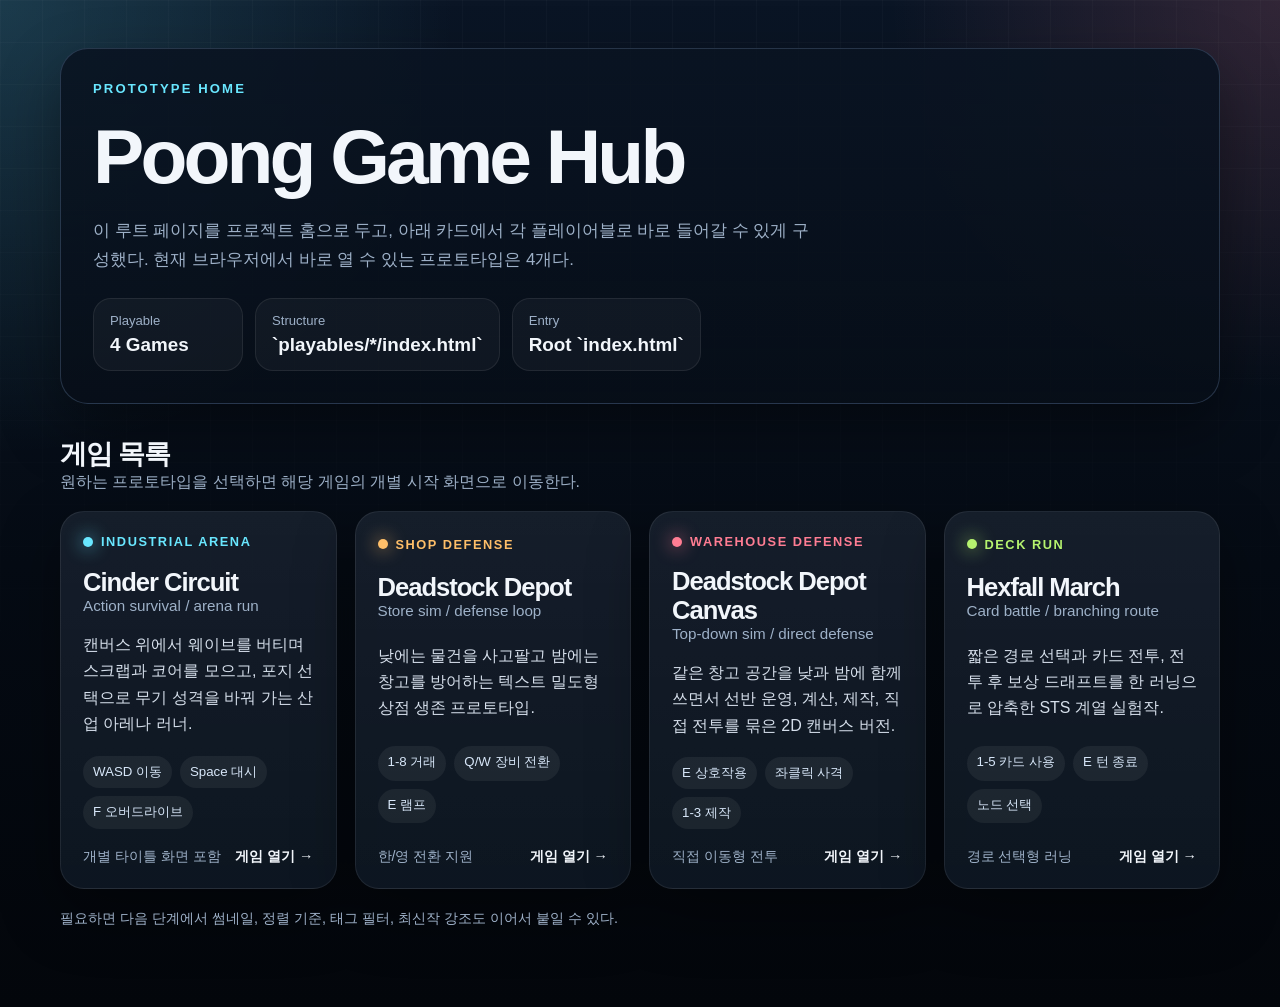
<file: index.html>
<!DOCTYPE html>
<html lang="ko">
  <head>
    <meta charset="UTF-8" />
    <meta name="viewport" content="width=device-width, initial-scale=1.0" />
    <title>Poong Game Hub</title>
    <style>
      :root {
        color-scheme: dark;
        --bg: #07111f;
        --bg-soft: rgba(10, 22, 38, 0.82);
        --panel: rgba(11, 21, 35, 0.72);
        --panel-strong: rgba(13, 27, 44, 0.92);
        --line: rgba(161, 198, 255, 0.2);
        --text: #f2f6fb;
        --muted: #9eb1c8;
        --cyan: #69e7ff;
        --amber: #ffbf69;
        --rose: #ff7d93;
        --lime: #b6f36f;
        --shadow: 0 24px 60px rgba(0, 0, 0, 0.38);
        font-family: "SUIT Variable", "Pretendard Variable", "Noto Sans KR",
          "Apple SD Gothic Neo", sans-serif;
      }

      * {
        box-sizing: border-box;
      }

      body {
        margin: 0;
        min-height: 100vh;
        background:
          radial-gradient(circle at top left, rgba(105, 231, 255, 0.18), transparent 28%),
          radial-gradient(circle at top right, rgba(255, 125, 147, 0.16), transparent 24%),
          linear-gradient(180deg, #0a1525 0%, #050b14 56%, #03060b 100%);
        color: var(--text);
      }

      body::before {
        content: "";
        position: fixed;
        inset: 0;
        background-image:
          linear-gradient(rgba(255, 255, 255, 0.03) 1px, transparent 1px),
          linear-gradient(90deg, rgba(255, 255, 255, 0.03) 1px, transparent 1px);
        background-size: 42px 42px;
        mask-image: linear-gradient(180deg, rgba(0, 0, 0, 0.75), transparent 92%);
        pointer-events: none;
      }

      a {
        color: inherit;
        text-decoration: none;
      }

      .shell {
        position: relative;
        width: min(1160px, calc(100% - 32px));
        margin: 0 auto;
        padding: 48px 0 64px;
      }

      .hero {
        display: grid;
        gap: 24px;
        padding: 32px;
        border: 1px solid var(--line);
        border-radius: 28px;
        background: linear-gradient(180deg, rgba(10, 20, 34, 0.92), rgba(7, 14, 24, 0.86));
        box-shadow: var(--shadow);
        overflow: hidden;
      }

      .hero__label {
        margin: 0;
        color: var(--cyan);
        font-size: 0.82rem;
        font-weight: 700;
        letter-spacing: 0.16em;
        text-transform: uppercase;
      }

      .hero__title {
        margin: 0;
        font-size: clamp(2.4rem, 6vw, 4.8rem);
        line-height: 0.95;
        letter-spacing: -0.05em;
      }

      .hero__copy {
        margin: 0;
        max-width: 720px;
        color: var(--muted);
        font-size: 1.05rem;
        line-height: 1.7;
      }

      .hero__stats {
        display: flex;
        flex-wrap: wrap;
        gap: 12px;
      }

      .stat {
        min-width: 150px;
        padding: 14px 16px;
        border: 1px solid rgba(255, 255, 255, 0.08);
        border-radius: 18px;
        background: rgba(255, 255, 255, 0.04);
      }

      .stat span {
        display: block;
        color: var(--muted);
        font-size: 0.82rem;
      }

      .stat strong {
        display: block;
        margin-top: 6px;
        font-size: 1.18rem;
      }

      .section-head {
        display: flex;
        justify-content: space-between;
        align-items: end;
        gap: 16px;
        margin: 32px 0 18px;
      }

      .section-head h2 {
        margin: 0;
        font-size: 1.7rem;
        letter-spacing: -0.04em;
      }

      .section-head p {
        margin: 0;
        color: var(--muted);
      }

      .grid {
        display: grid;
        grid-template-columns: repeat(auto-fit, minmax(240px, 1fr));
        gap: 18px;
      }

      .card {
        display: grid;
        gap: 18px;
        min-height: 100%;
        padding: 22px;
        border: 1px solid rgba(255, 255, 255, 0.08);
        border-radius: 24px;
        background:
          linear-gradient(180deg, rgba(255, 255, 255, 0.05), rgba(255, 255, 255, 0.02)),
          var(--panel);
        box-shadow: var(--shadow);
        transition:
          transform 180ms ease,
          border-color 180ms ease,
          background 180ms ease;
      }

      .card:hover,
      .card:focus-visible {
        transform: translateY(-4px);
        border-color: rgba(255, 255, 255, 0.18);
        background:
          linear-gradient(180deg, rgba(255, 255, 255, 0.08), rgba(255, 255, 255, 0.03)),
          var(--panel-strong);
      }

      .card__tone {
        display: inline-flex;
        align-items: center;
        gap: 8px;
        font-size: 0.8rem;
        font-weight: 700;
        letter-spacing: 0.12em;
        text-transform: uppercase;
      }

      .card__tone::before {
        content: "";
        width: 10px;
        height: 10px;
        border-radius: 999px;
        background: currentColor;
        box-shadow: 0 0 18px currentColor;
      }

      .card__title {
        margin: 0;
        font-size: 1.6rem;
        letter-spacing: -0.04em;
      }

      .card__genre {
        margin: 0;
        color: var(--muted);
        font-size: 0.95rem;
      }

      .card__copy {
        margin: 0;
        color: #d6dfeb;
        line-height: 1.65;
      }

      .chips {
        display: flex;
        flex-wrap: wrap;
        gap: 8px;
      }

      .chip {
        padding: 7px 10px;
        border-radius: 999px;
        background: rgba(255, 255, 255, 0.06);
        color: #d8e7f9;
        font-size: 0.83rem;
      }

      .card__footer {
        display: flex;
        justify-content: space-between;
        align-items: center;
        gap: 12px;
        margin-top: auto;
        color: var(--muted);
        font-size: 0.9rem;
      }

      .card__cta {
        color: var(--text);
        font-weight: 700;
      }

      .card--amber .card__tone {
        color: var(--amber);
      }

      .card--rose .card__tone {
        color: var(--rose);
      }

      .card--lime .card__tone {
        color: var(--lime);
      }

      .card--cyan .card__tone {
        color: var(--cyan);
      }

      .footer {
        margin-top: 20px;
        color: var(--muted);
        font-size: 0.9rem;
      }

      @media (max-width: 720px) {
        .shell {
          width: min(100% - 20px, 1160px);
          padding: 20px 0 40px;
        }

        .hero {
          padding: 24px;
          border-radius: 24px;
        }

        .section-head {
          align-items: start;
          flex-direction: column;
        }

        .card {
          padding: 18px;
          border-radius: 20px;
        }

        .card__footer {
          align-items: start;
          flex-direction: column;
        }
      }
    </style>
  </head>
  <body>
    <main class="shell">
      <section class="hero">
        <p class="hero__label">Prototype Home</p>
        <h1 class="hero__title">Poong Game Hub</h1>
        <p class="hero__copy">
          이 루트 페이지를 프로젝트 홈으로 두고, 아래 카드에서 각 플레이어블로 바로
          들어갈 수 있게 구성했다. 현재 브라우저에서 바로 열 수 있는 프로토타입은
          4개다.
        </p>

        <div class="hero__stats">
          <div class="stat">
            <span>Playable</span>
            <strong>4 Games</strong>
          </div>
          <div class="stat">
            <span>Structure</span>
            <strong>`playables/*/index.html`</strong>
          </div>
          <div class="stat">
            <span>Entry</span>
            <strong>Root `index.html`</strong>
          </div>
        </div>
      </section>

      <div class="section-head">
        <div>
          <h2>게임 목록</h2>
          <p>원하는 프로토타입을 선택하면 해당 게임의 개별 시작 화면으로 이동한다.</p>
        </div>
      </div>

      <section class="grid" aria-label="게임 허브">
        <a class="card card--cyan" href="./playables/cinder-circuit/index.html">
          <div class="card__tone">Industrial Arena</div>
          <div>
            <h2 class="card__title">Cinder Circuit</h2>
            <p class="card__genre">Action survival / arena run</p>
          </div>
          <p class="card__copy">
            캔버스 위에서 웨이브를 버티며 스크랩과 코어를 모으고, 포지 선택으로
            무기 성격을 바꿔 가는 산업 아레나 러너.
          </p>
          <div class="chips" aria-hidden="true">
            <span class="chip">WASD 이동</span>
            <span class="chip">Space 대시</span>
            <span class="chip">F 오버드라이브</span>
          </div>
          <div class="card__footer">
            <span>개별 타이틀 화면 포함</span>
            <span class="card__cta">게임 열기 →</span>
          </div>
        </a>

        <a class="card card--amber" href="./playables/deadstock-depot/index.html">
          <div class="card__tone">Shop Defense</div>
          <div>
            <h2 class="card__title">Deadstock Depot</h2>
            <p class="card__genre">Store sim / defense loop</p>
          </div>
          <p class="card__copy">
            낮에는 물건을 사고팔고 밤에는 창고를 방어하는 텍스트 밀도형 상점 생존
            프로토타입.
          </p>
          <div class="chips" aria-hidden="true">
            <span class="chip">1-8 거래</span>
            <span class="chip">Q/W 장비 전환</span>
            <span class="chip">E 램프</span>
          </div>
          <div class="card__footer">
            <span>한/영 전환 지원</span>
            <span class="card__cta">게임 열기 →</span>
          </div>
        </a>

        <a class="card card--rose" href="./playables/deadstock-depot-canvas/index.html">
          <div class="card__tone">Warehouse Defense</div>
          <div>
            <h2 class="card__title">Deadstock Depot Canvas</h2>
            <p class="card__genre">Top-down sim / direct defense</p>
          </div>
          <p class="card__copy">
            같은 창고 공간을 낮과 밤에 함께 쓰면서 선반 운영, 계산, 제작, 직접
            전투를 묶은 2D 캔버스 버전.
          </p>
          <div class="chips" aria-hidden="true">
            <span class="chip">E 상호작용</span>
            <span class="chip">좌클릭 사격</span>
            <span class="chip">1-3 제작</span>
          </div>
          <div class="card__footer">
            <span>직접 이동형 전투</span>
            <span class="card__cta">게임 열기 →</span>
          </div>
        </a>

        <a class="card card--lime" href="./playables/hexfall-march/index.html">
          <div class="card__tone">Deck Run</div>
          <div>
            <h2 class="card__title">Hexfall March</h2>
            <p class="card__genre">Card battle / branching route</p>
          </div>
          <p class="card__copy">
            짧은 경로 선택과 카드 전투, 전투 후 보상 드래프트를 한 러닝으로 압축한
            STS 계열 실험작.
          </p>
          <div class="chips" aria-hidden="true">
            <span class="chip">1-5 카드 사용</span>
            <span class="chip">E 턴 종료</span>
            <span class="chip">노드 선택</span>
          </div>
          <div class="card__footer">
            <span>경로 선택형 러닝</span>
            <span class="card__cta">게임 열기 →</span>
          </div>
        </a>
      </section>

      <p class="footer">
        필요하면 다음 단계에서 썸네일, 정렬 기준, 태그 필터, 최신작 강조도 이어서
        붙일 수 있다.
      </p>
    </main>
  </body>
</html>
</file>
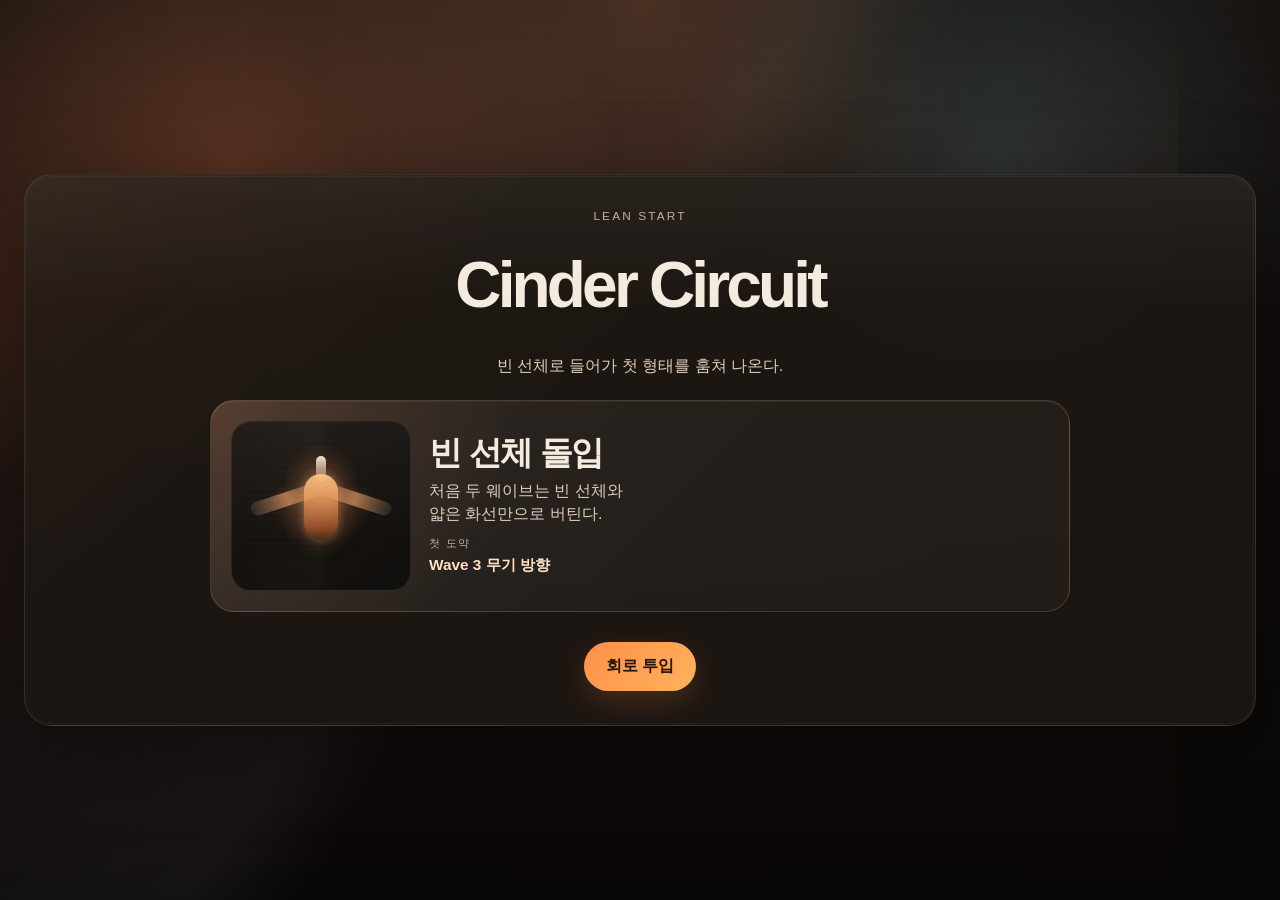
<file: playables/cinder-circuit/index.html>
<!DOCTYPE html>
<html lang="ko">
  <head>
    <meta charset="UTF-8" />
    <meta name="viewport" content="width=device-width, initial-scale=1.0" />
    <title>Cinder Circuit</title>
    <link rel="stylesheet" href="./styles.css" />
  </head>
  <body>
    <div class="backdrop" aria-hidden="true">
      <div class="backdrop__grid"></div>
      <div class="backdrop__glow backdrop__glow--left"></div>
      <div class="backdrop__glow backdrop__glow--right"></div>
      <div class="backdrop__band"></div>
    </div>

    <main class="app-shell">
      <section id="title-screen" class="screen screen--active">
        <div class="hero-card">
          <section class="title-stack">
            <p class="eyebrow">LEAN START</p>
            <h1>Cinder Circuit</h1>
            <p class="title-kicker">빈 선체로 들어가 첫 형태를 훔쳐 나온다.</p>
            <div id="title-launch-panel" class="title-launch-panel"></div>
            <div class="hero-actions hero-actions--center">
              <button id="start-run" class="button button--primary" type="button">
                회로 투입
              </button>
            </div>
          </section>
        </div>
      </section>

      <section id="game-screen" class="screen hidden">
        <div class="layout layout--single">
          <main class="arena-panel">
            <div class="arena-frame">
              <div id="arena-stage" class="arena-stage">
                <canvas
                  id="game-canvas"
                  width="960"
                  height="540"
                  aria-label="Cinder Circuit game arena"
                ></canvas>

                <div class="hud-overlay hud-overlay--top">
                  <div class="hud-strip">
                    <div class="stat-chip stat-chip--overlay stat-chip--wave hidden">
                      <span class="stat-chip__label">Wave</span>
                      <strong id="wave-label">Wave 1</strong>
                    </div>
                    <article id="hp-meter" class="meter-card meter-card--hp meter-card--overlay">
                      <div class="meter-card__head">
                        <span class="stat-chip__label">Hull</span>
                        <strong id="hp-stat">100 / 100</strong>
                      </div>
                      <div class="meter-card__bar">
                        <span id="hp-fill" class="meter-card__fill"></span>
                      </div>
                    </article>
                    <article id="heat-meter" class="meter-card meter-card--heat meter-card--overlay">
                      <div class="meter-card__head">
                        <span class="stat-chip__label">Heat</span>
                        <strong id="heat-stat">0%</strong>
                      </div>
                      <div class="meter-card__bar">
                        <span id="heat-fill" class="meter-card__fill"></span>
                      </div>
                    </article>
                    <article id="drive-meter" class="meter-card meter-card--drive meter-card--overlay">
                      <div class="meter-card__head">
                        <span class="stat-chip__label">Drive</span>
                        <strong id="drive-stat">0%</strong>
                      </div>
                      <div class="meter-card__bar">
                        <span id="drive-fill" class="meter-card__fill"></span>
                      </div>
                    </article>
                    <div class="stat-chip stat-chip--overlay hidden">
                      <span class="stat-chip__label">Dash</span>
                      <strong id="dash-stat">2 / 2</strong>
                    </div>
                    <div class="stat-chip stat-chip--overlay hidden">
                      <span class="stat-chip__label">Time</span>
                      <strong id="timer-stat">55.0s</strong>
                    </div>
                    <div class="stat-chip stat-chip--overlay hidden">
                      <span class="stat-chip__label">고철</span>
                      <strong id="scrap-stat">0</strong>
                    </div>
                  </div>
                </div>

                <div id="message-banner" class="message-banner hidden" role="status"></div>

                <div class="hud-overlay hud-overlay--bottom">
                  <div class="build-panel build-panel--left">
                    <article class="status-card status-card--overlay machine-panel machine-panel--overlay">
                      <div class="summary-head">
                        <strong id="run-track-label">W1</strong>
                      </div>
                      <div id="wave-track" class="wave-track"></div>
                    </article>
                  </div>

                  <div class="build-panel build-panel--right">
                    <div id="combat-feed" class="stack-list stack-list--overlay combat-feed"></div>
                  </div>
                </div>

                <div id="forge-overlay" class="forge-overlay hidden">
                  <div id="forge-panel" class="forge-overlay__panel">
                    <div id="forge-header" class="forge-overlay__header">
                      <p id="forge-eyebrow" class="panel__eyebrow">WAVE BREAK</p>
                      <h2>변이 선택</h2>
                      <p id="forge-subtitle" class="forge-overlay__copy">
                        하나를 고르고 바로 다음 전투로 돌아간다.
                      </p>
                    </div>

                    <div id="forge-context" class="forge-context"></div>
                    <div id="forge-cards" class="forge-cards"></div>
                  </div>
                </div>

                <div id="pause-overlay" class="pause-overlay hidden">
                  <div class="pause-overlay__panel">
                    <p class="panel__eyebrow">SYSTEM HOLD</p>
                    <h2>회로 일시 정지</h2>
                    <p class="forge-overlay__copy">
                      현재 형태와 다음 시험만 빠르게 확인하고 바로 복귀한다.
                    </p>
                    <div id="pause-summary" class="pause-summary"></div>
                    <div class="pause-actions">
                      <button id="resume-run" class="button button--primary" type="button">
                        전투 재개
                      </button>
                      <button id="pause-restart" class="button button--ghost" type="button">
                        다시 투입
                      </button>
                      <button id="pause-title" class="button button--ghost" type="button">
                        타이틀로
                      </button>
                    </div>
                  </div>
                </div>
              </div>
            </div>
          </main>
        </div>
      </section>

      <section id="result-screen" class="screen hidden">
        <div class="result-card">
          <div class="result-layout">
            <section class="result-main">
              <p class="eyebrow">RUN REPORT</p>
              <h2 id="result-title">회로 봉인 성공</h2>
              <p id="result-copy" class="result-copy"></p>
              <div id="result-stats" class="result-grid"></div>
            </section>

            <aside class="result-side">
              <div id="result-build" class="status-card result-build"></div>
            </aside>
          </div>

          <div class="hero-actions">
            <button id="restart-run" class="button button--primary" type="button">
              다시 투입
            </button>
            <button id="back-to-title" class="button button--ghost" type="button">
              타이틀로
            </button>
          </div>
        </div>
      </section>
    </main>

    <script src="./game.js"></script>
  </body>
</html>
</file>
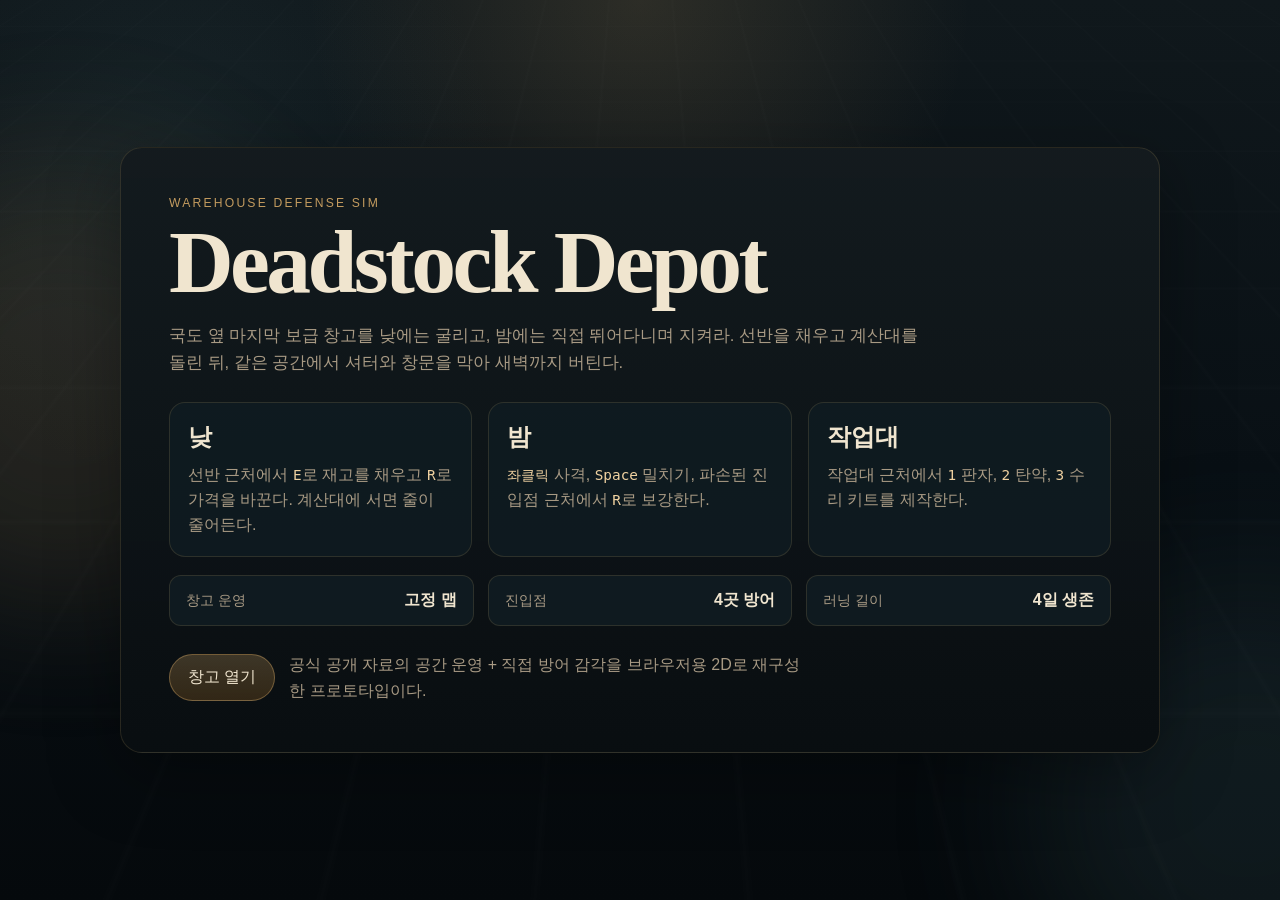
<file: playables/deadstock-depot-canvas/index.html>
<!DOCTYPE html>
<html lang="ko">
  <head>
    <meta charset="UTF-8" />
    <meta name="viewport" content="width=device-width, initial-scale=1.0" />
    <title>Deadstock Depot Canvas</title>
    <link rel="stylesheet" href="./styles.css" />
  </head>
  <body>
    <div class="backdrop" aria-hidden="true">
      <div class="backdrop__grid"></div>
      <div class="backdrop__glow backdrop__glow--left"></div>
      <div class="backdrop__glow backdrop__glow--right"></div>
    </div>

    <main class="app-shell">
      <section id="title-screen" class="screen screen--active">
        <div class="hero-card">
          <p class="eyebrow">WAREHOUSE DEFENSE SIM</p>
          <h1>Deadstock Depot</h1>
          <p class="hero-copy">
            국도 옆 마지막 보급 창고를 낮에는 굴리고, 밤에는 직접 뛰어다니며 지켜라.
            선반을 채우고 계산대를 돌린 뒤, 같은 공간에서 셔터와 창문을 막아 새벽까지 버틴다.
          </p>

          <div class="hero-grid">
            <article class="hero-panel">
              <h2>낮</h2>
              <p>선반 근처에서 <code>E</code>로 재고를 채우고 <code>R</code>로 가격을 바꾼다. 계산대에 서면 줄이 줄어든다.</p>
            </article>
            <article class="hero-panel">
              <h2>밤</h2>
              <p><code>좌클릭</code> 사격, <code>Space</code> 밀치기, 파손된 진입점 근처에서 <code>R</code>로 보강한다.</p>
            </article>
            <article class="hero-panel">
              <h2>작업대</h2>
              <p>작업대 근처에서 <code>1</code> 판자, <code>2</code> 탄약, <code>3</code> 수리 키트를 제작한다.</p>
            </article>
          </div>

          <div class="signal-row">
            <div class="signal-chip"><span>창고 운영</span><strong>고정 맵</strong></div>
            <div class="signal-chip"><span>진입점</span><strong>4곳 방어</strong></div>
            <div class="signal-chip"><span>러닝 길이</span><strong>4일 생존</strong></div>
          </div>

          <div class="hero-actions">
            <button id="start-run" class="button button--primary" type="button">창고 열기</button>
            <p class="hero-note">공식 공개 자료의 공간 운영 + 직접 방어 감각을 브라우저용 2D로 재구성한 프로토타입이다.</p>
          </div>
        </div>
      </section>

      <section id="game-screen" class="screen hidden">
        <header class="topbar">
          <div class="topbar__brand">
            <span class="badge">Deadstock Depot</span>
            <strong id="phase-pill">DAY</strong>
          </div>

          <div class="topbar__stats">
            <div class="stat-chip">
              <span class="stat-chip__label">일차</span>
              <strong id="day-stat">1 / 4</strong>
            </div>
            <div class="stat-chip">
              <span class="stat-chip__label">코인</span>
              <strong id="coins-stat">0</strong>
            </div>
            <div class="stat-chip">
              <span class="stat-chip__label">코어</span>
              <strong id="core-stat">12 / 12</strong>
            </div>
            <div class="stat-chip">
              <span class="stat-chip__label">시간</span>
              <strong id="time-stat">0초</strong>
            </div>
            <div class="stat-chip stat-chip--wide">
              <span class="stat-chip__label">상태</span>
              <strong id="summary-stat">창고 문을 열 준비를 한다.</strong>
            </div>
          </div>
        </header>

        <div class="layout">
          <aside class="panel panel--left">
            <div class="panel__header">
              <p class="panel__eyebrow">SHELVES</p>
              <h2>선반 레일</h2>
            </div>
            <div id="shelf-panel" class="list-panel"></div>

            <div class="panel__header panel__header--compact">
              <p class="panel__eyebrow">STORAGE</p>
              <h2>비축 창고</h2>
            </div>
            <div id="storage-panel" class="list-panel"></div>
          </aside>

          <main class="panel panel--center panel--canvas">
            <div class="panel__header panel__header--hero">
              <div>
                <p class="panel__eyebrow">FLOOR</p>
                <h2 id="phase-title">창고를 준비한다</h2>
              </div>
              <p id="phase-copy" class="panel__copy">선반을 채우고 계산대 줄을 관리해 오늘 밤 압박을 낮춘다.</p>
            </div>

            <div class="canvas-shell">
              <canvas id="game-canvas" width="960" height="540" aria-label="Deadstock Depot game field"></canvas>
              <div class="canvas-overlay">
                <div class="hud-lane">
                  <div class="hud-lane__cell">
                    <span class="overlay-card__label">목표</span>
                    <strong id="objective-text">선반을 채우고 손님을 받아라.</strong>
                  </div>
                  <div class="hud-lane__cell">
                    <span class="overlay-card__label">접점</span>
                    <strong id="interaction-text">가까이 가면 가능한 행동이 표시된다.</strong>
                  </div>
                  <div class="hud-lane__cell hud-lane__cell--keys">
                    <span class="overlay-card__label">조작</span>
                    <strong>WASD 이동 · E 상호작용 · R 보강 / 가격 · Space 밀치기 · 1-3 제작</strong>
                  </div>
                </div>
              </div>
            </div>
          </main>

          <aside class="panel panel--right">
            <div class="panel__header">
              <p class="panel__eyebrow">TOOLS</p>
              <h2>제작대</h2>
            </div>
            <div id="craft-panel" class="craft-panel"></div>

            <div class="panel__header panel__header--compact">
              <p class="panel__eyebrow">RAID</p>
              <h2>방어선</h2>
            </div>
            <div id="entry-panel" class="list-panel"></div>

            <div class="panel__header panel__header--compact">
              <p class="panel__eyebrow">LOG</p>
              <h2>무전 기록</h2>
            </div>
            <div id="log-panel" class="log-panel" aria-live="polite"></div>
          </aside>
        </div>
      </section>

      <section id="result-screen" class="screen hidden">
        <div class="hero-card hero-card--result">
          <p class="eyebrow">RUN REPORT</p>
          <h2 id="result-title">창고 사수 성공</h2>
          <p id="result-copy" class="hero-copy"></p>
          <div id="result-grid" class="result-grid"></div>

          <div class="hero-actions">
            <button id="restart-run" class="button button--primary" type="button">다시 운영</button>
            <button id="back-to-title" class="button button--ghost" type="button">타이틀로</button>
          </div>
        </div>
      </section>
    </main>

    <script src="./game.js"></script>
  </body>
</html>
</file>
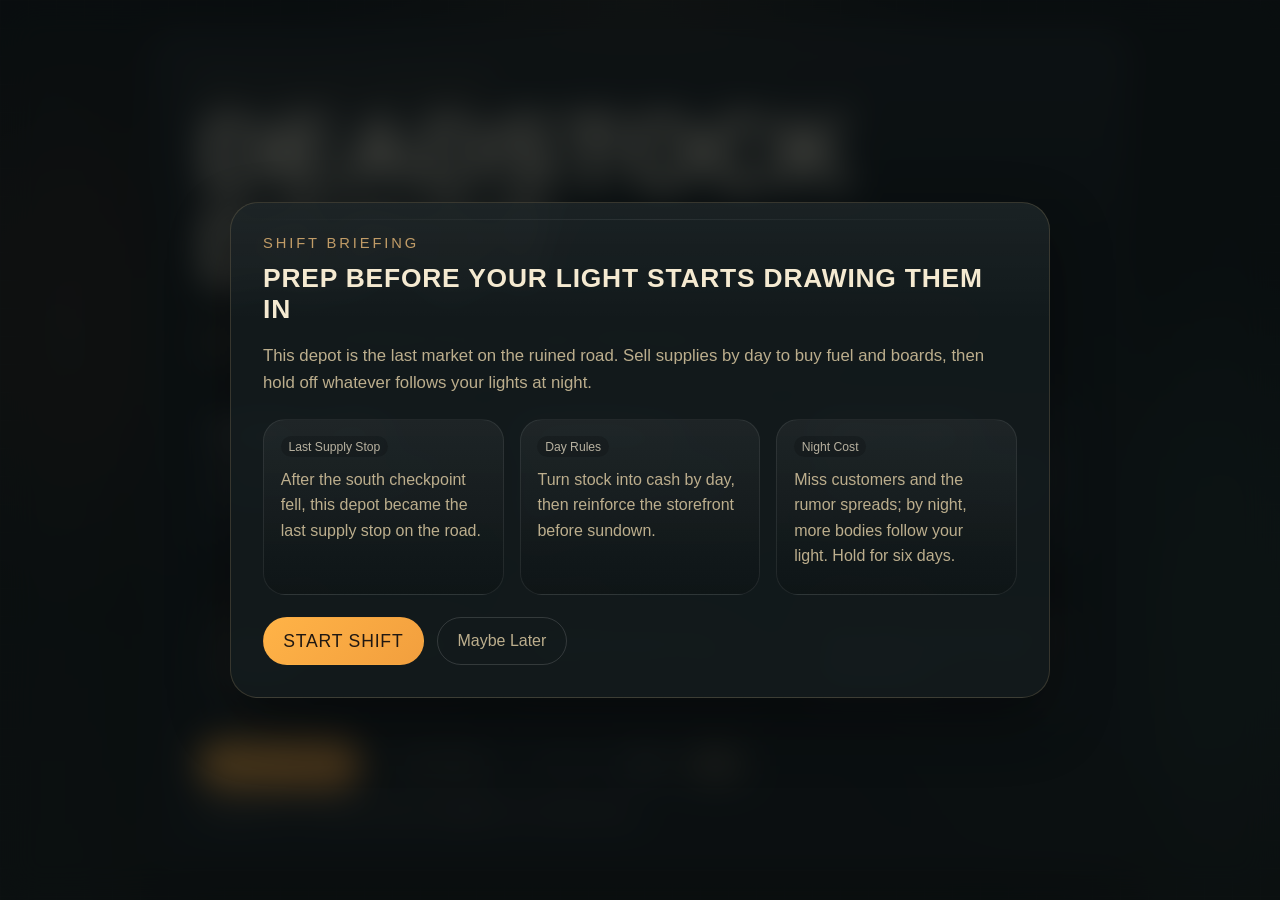
<file: playables/deadstock-depot/index.html>
<!DOCTYPE html>
<html lang="ko">
  <head>
    <meta charset="UTF-8" />
    <meta name="viewport" content="width=device-width, initial-scale=1.0" />
    <title>데드스톡 디포</title>
    <link rel="stylesheet" href="./styles.css" />
  </head>
  <body>
    <div class="backdrop">
      <div class="backdrop__grid"></div>
      <div class="backdrop__glow backdrop__glow--left"></div>
      <div class="backdrop__glow backdrop__glow--right"></div>
    </div>

    <div class="app-shell">
      <section id="title-screen" class="screen screen--title">
        <div class="hero-card">
          <p class="eyebrow" data-i18n="title.eyebrow">폐허 속 생존 상점</p>
          <h1 data-i18n="app.title">데드스톡 디포</h1>
          <p class="hero-copy" data-i18n="title.copy">
            무너진 국도 옆 폐창고를 임시 상점으로 꾸려 버티고 있다. 낮에는
            떠돌이 손님에게 물건을 팔아 연료와 판자를 마련하고, 밤에는 불빛을
            보고 몰려오는 것들을 막아내야 한다. 6일만 버티면 구호 트럭이
            도착한다.
          </p>

          <div class="hero-grid">
            <div class="hero-panel">
              <h2 data-i18n="title.loopTitle">핵심 루프</h2>
              <p data-i18n="title.loopCopy">
                재고를 채우고, 장사하고, 밤을 버틴다.
              </p>
            </div>
            <div class="hero-panel">
              <h2 data-i18n="title.controlsTitle">조작</h2>
              <p data-i18n-html="title.controlsCopyHtml">
                <code>1-8</code>번 물건 구매/판매, <code>Q/W</code> 방어 도구
                전환, <code>E</code> 플래시 램프 사용.
              </p>
            </div>
            <div class="hero-panel">
              <h2 data-i18n="title.pressureTitle">압박</h2>
              <p data-i18n="title.pressureCopy">
                손님을 놓치거나 엉뚱한 물건을 내주면 밤이 훨씬 버거워진다.
              </p>
            </div>
          </div>

          <div class="signal-grid">
            <article class="signal-card">
              <p class="panel__eyebrow" data-i18n="title.signal1Eyebrow">마지막 거점</p>
              <p data-i18n="title.signal1Copy">
                남쪽 검문소가 무너진 뒤, 이 창고는 국도 위 마지막 보급 거점이 됐다.
              </p>
            </article>
            <article class="signal-card">
              <p class="panel__eyebrow" data-i18n="title.signal2Eyebrow">낮 근무</p>
              <p data-i18n="title.signal2Copy">
                손님이 원하는 물건을 맞춰 팔아 코인을 벌고, 해 지기 전 판자와
                장비를 챙겨야 한다.
              </p>
            </article>
            <article class="signal-card">
              <p class="panel__eyebrow" data-i18n="title.signal3Eyebrow">밤의 대가</p>
              <p data-i18n="title.signal3Copy">
                재고가 비거나 잘못 팔면 밤에 더 큰 대가를 치르게 된다. 6일만
                버티면 된다.
              </p>
            </article>
          </div>

          <div class="hero-actions">
            <button id="start-run" class="button button--primary" data-i18n="title.start">교대 시작</button>
            <button id="open-briefing" class="button button--ghost" data-i18n="title.openBriefing">브리핑 보기</button>
            <div class="locale-switch" role="group" aria-label="Language switch">
              <span class="locale-switch__label" data-i18n="app.language">언어</span>
              <button
                type="button"
                class="locale-switch__button locale-switch__button--active"
                data-action="language"
                data-language="ko"
                aria-pressed="true"
              >
                <span data-language-label="ko">한글</span>
              </button>
              <button
                type="button"
                class="locale-switch__button"
                data-action="language"
                data-language="en"
                aria-pressed="false"
              >
                <span data-language-label="en">ENG</span>
              </button>
            </div>
            <p class="hero-note" data-i18n="title.note">
              원작을 그대로 옮기지 않고, 브라우저 플레이에 맞게 재구성한 버전이다.
            </p>
          </div>
        </div>
      </section>

      <section id="game-screen" class="screen screen--game hidden">
        <header class="topbar">
          <div class="topbar__group">
            <span class="badge" data-i18n="app.title">데드스톡 디포</span>
            <span id="day-pill" class="pill">1일차</span>
            <span id="phase-pill" class="pill pill--accent">준비</span>
          </div>
          <div class="topbar__group topbar__group--stats">
            <div id="coin-chip" class="stat-chip">
              <span class="stat-chip__label" data-i18n="hud.coins">코인</span>
              <strong id="coin-count">0</strong>
              <span id="coin-burst" class="hud-burst"></span>
            </div>
            <div id="base-chip" class="stat-chip">
              <span class="stat-chip__label" data-i18n="hud.base">기지</span>
              <strong id="base-count">0</strong>
              <span id="base-burst" class="hud-burst"></span>
            </div>
            <div class="stat-chip stat-chip--wide">
              <span class="stat-chip__label" data-i18n="hud.phaseTime">남은 시간</span>
              <strong id="phase-timer">0.0초</strong>
            </div>
          </div>
          <div class="topbar__group topbar__group--locale">
            <div class="locale-switch locale-switch--compact" role="group" aria-label="Language switch">
              <span class="locale-switch__label" data-i18n="app.language">언어</span>
              <button
                type="button"
                class="locale-switch__button locale-switch__button--active"
                data-action="language"
                data-language="ko"
                aria-pressed="true"
              >
                <span data-language-label="ko">한글</span>
              </button>
              <button
                type="button"
                class="locale-switch__button"
                data-action="language"
                data-language="en"
                aria-pressed="false"
              >
                <span data-language-label="en">ENG</span>
              </button>
            </div>
          </div>
        </header>

        <div class="layout">
          <aside class="panel panel--left">
            <div class="panel__header">
              <p class="panel__eyebrow" data-i18n="panels.inventoryEyebrow">재고</p>
              <h2 data-i18n="panels.inventoryTitle">판매 선반</h2>
            </div>
            <div id="item-list" class="item-list"></div>
            <button id="phase-advance" class="button button--secondary">영업 시작</button>
          </aside>

          <main class="panel panel--center">
            <div class="panel__header">
              <p class="panel__eyebrow" data-i18n="panels.feedEyebrow">상황판</p>
              <h2 id="phase-title">영업 준비</h2>
            </div>

            <section class="status-strip">
              <div id="complaint-block" class="meter-block">
                <div class="meter-block__label-row">
                  <span data-i18n="hud.nightPressure">야간 압박</span>
                  <strong id="complaint-value">0%</strong>
                </div>
                <div class="meter">
                  <div id="complaint-fill" class="meter__fill meter__fill--danger"></div>
                </div>
                <span id="complaint-burst" class="hud-burst hud-burst--inline"></span>
              </div>

              <div id="energy-block" class="meter-block">
                <div class="meter-block__label-row">
                  <span data-i18n="hud.defenseEnergy">방어 에너지</span>
                  <strong id="energy-value">0 / 0</strong>
                </div>
                <div class="meter">
                  <div id="energy-fill" class="meter__fill meter__fill--cool"></div>
                </div>
                <span id="energy-burst" class="hud-burst hud-burst--inline"></span>
              </div>
            </section>

            <section class="story-callout">
              <p id="flavor-text">줄이 몰리기 전에 창문부터 점검하자.</p>
            </section>

            <section id="stage-view" class="mode-card mode-card--stock"></section>

            <section class="log-panel">
              <div class="panel__header panel__header--compact">
                <p class="panel__eyebrow" data-i18n="panels.logEyebrow">현장 기록</p>
                <h2 data-i18n="panels.logTitle">이벤트 로그</h2>
              </div>
              <ul id="event-log" class="event-log"></ul>
            </section>
          </main>

          <aside class="panel panel--right">
            <div class="panel__header">
              <p class="panel__eyebrow" data-i18n="panels.defenseEyebrow">야간 방어</p>
              <h2 data-i18n="panels.defenseTitle">방어 장비</h2>
            </div>

            <div id="action-list" class="action-list"></div>

            <div class="panel__header panel__header--compact">
              <p class="panel__eyebrow" data-i18n="panels.upgradesEyebrow">보강</p>
              <h2 data-i18n="panels.upgradesTitle">설치된 보강</h2>
            </div>
            <div id="upgrade-list" class="upgrade-list"></div>

            <div class="keycard">
              <p class="keycard__title" data-i18n="keys.title">단축키</p>
              <p data-i18n="keys.space">Space: 준비 단계 진행 / 재시작</p>
              <p data-i18n="keys.qw">Q/W: 수리 모드 / 공격 모드</p>
              <p data-i18n="keys.e">E: 플래시 램프 사용</p>
            </div>
          </aside>
        </div>
      </section>
    </div>

    <div id="upgrade-modal" class="overlay hidden" aria-hidden="true">
      <div class="modal-card">
        <p class="eyebrow" data-i18n="modals.between">새벽 정비</p>
        <h2 data-i18n="modals.chooseUpgrade">업그레이드 선택</h2>
        <p id="upgrade-summary" class="modal-copy"></p>
        <div id="upgrade-options" class="upgrade-options"></div>
        <button id="skip-upgrade" class="button button--ghost" data-i18n="modals.skipUpgrade">건너뛰고 다음 날로</button>
      </div>
    </div>

    <div id="briefing-modal" class="overlay hidden" aria-hidden="true">
      <div class="modal-card modal-card--briefing">
        <p class="eyebrow" data-i18n="briefing.eyebrow">교대 브리핑</p>
        <h2 data-i18n="briefing.title">불빛이 적을 끌어들이기 전에 준비해라</h2>
        <p class="modal-copy" data-i18n="briefing.copy">
          이 디포는 폐허가 된 도로 위 마지막 보급 상점이다. 낮에는 장사를 해
          코인과 자재를 모으고, 밤에는 불빛을 보고 몰려오는 것들을 막아내야
          한다.
        </p>
        <div class="briefing-grid">
          <article class="briefing-card">
            <span class="mini-tag" data-i18n="briefing.card1Tag">마지막 보급 거점</span>
            <p data-i18n="briefing.card1Copy">
              남쪽 검문소가 무너진 뒤, 이 창고는 길 위 마지막 보급 거점이 됐다.
            </p>
          </article>
          <article class="briefing-card">
            <span class="mini-tag" data-i18n="briefing.card2Tag">낮의 규칙</span>
            <p data-i18n="briefing.card2Copy">
              낮에는 재고를 돌려 코인을 벌고, 해 지기 전 창문과 장비를 보강해라.
            </p>
          </article>
          <article class="briefing-card">
            <span class="mini-tag" data-i18n="briefing.card3Tag">밤의 비용</span>
            <p data-i18n="briefing.card3Copy">
              손님을 놓칠수록 소문이 퍼지고, 밤이면 더 많은 것들이 불빛을
              따라온다. 6일만 버티면 된다.
            </p>
          </article>
        </div>
        <div class="briefing-actions">
          <button id="briefing-start" class="button button--primary" data-i18n="briefing.start">근무 시작</button>
          <button id="briefing-dismiss" class="button button--ghost" data-i18n="briefing.dismiss">나중에 보기</button>
        </div>
      </div>
    </div>

    <div id="result-modal" class="overlay hidden" aria-hidden="true">
      <div class="modal-card">
        <p id="result-tag" class="eyebrow">방어 실패</p>
        <h2 id="result-title">디포의 불이 꺼졌다</h2>
        <p id="result-copy" class="modal-copy"></p>
        <div id="result-stats" class="result-grid"></div>
        <button id="restart-run" class="button button--primary" data-i18n="modals.restart">다시 시작</button>
      </div>
    </div>

    <script src="./game.js"></script>
  </body>
</html>
</file>
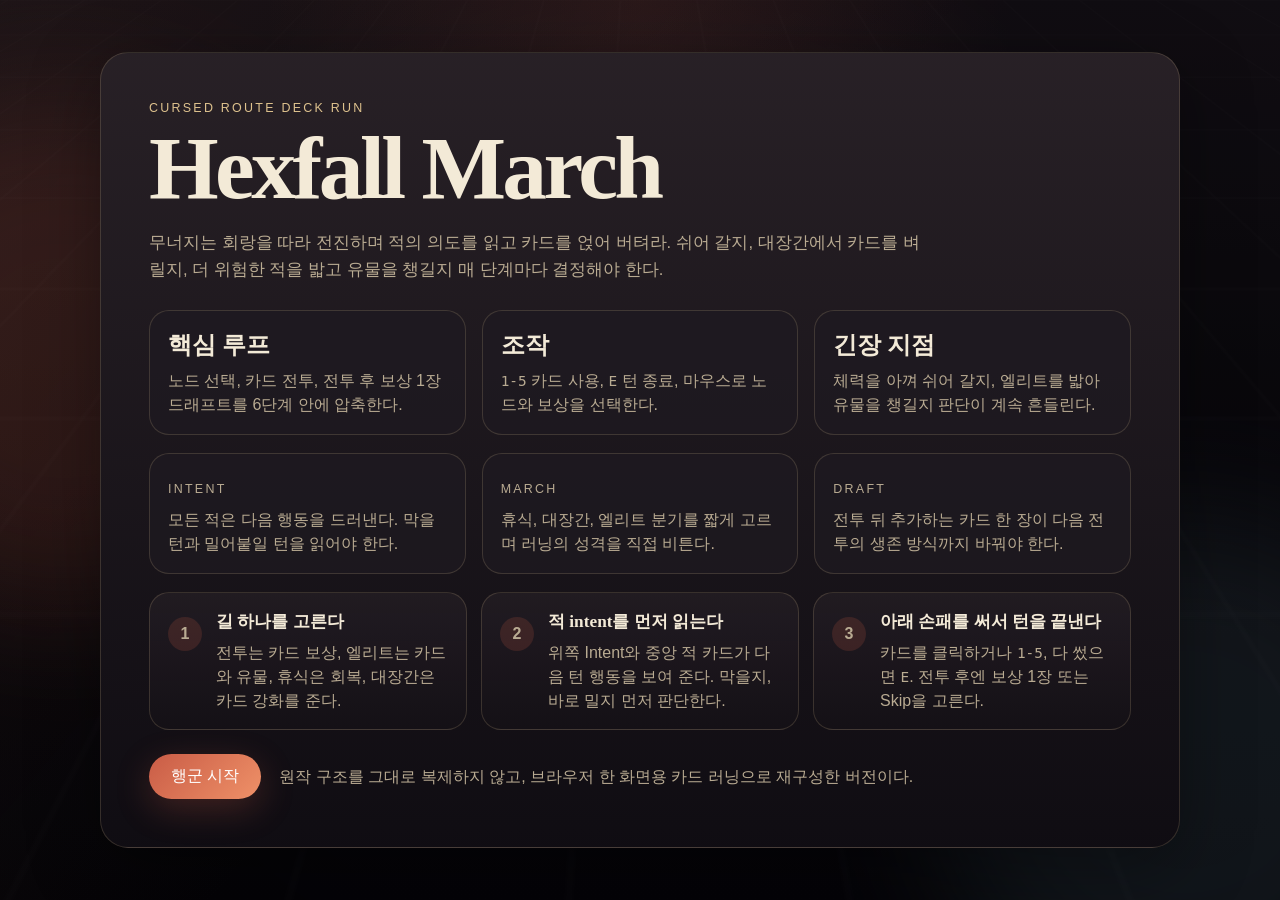
<file: playables/hexfall-march/index.html>
<!DOCTYPE html>
<html lang="ko">
  <head>
    <meta charset="UTF-8" />
    <meta name="viewport" content="width=device-width, initial-scale=1.0" />
    <title>Hexfall March</title>
    <link rel="stylesheet" href="./styles.css" />
  </head>
  <body>
    <div class="backdrop" aria-hidden="true">
      <div class="backdrop__veil"></div>
      <div class="backdrop__grid"></div>
      <div class="backdrop__flare backdrop__flare--left"></div>
      <div class="backdrop__flare backdrop__flare--right"></div>
    </div>

    <main class="app-shell">
      <section id="title-screen" class="screen screen--active">
        <div class="hero-card">
          <p class="eyebrow">CURSED ROUTE DECK RUN</p>
          <h1>Hexfall March</h1>
          <p class="hero-copy">
            무너지는 회랑을 따라 전진하며 적의 의도를 읽고 카드를 얹어 버텨라.
            쉬어 갈지, 대장간에서 카드를 벼릴지, 더 위험한 적을 밟고 유물을 챙길지
            매 단계마다 결정해야 한다.
          </p>

          <div class="hero-grid">
            <article class="hero-panel">
              <h2>핵심 루프</h2>
              <p>노드 선택, 카드 전투, 전투 후 보상 1장 드래프트를 6단계 안에 압축한다.</p>
            </article>
            <article class="hero-panel">
              <h2>조작</h2>
              <p><code>1-5</code> 카드 사용, <code>E</code> 턴 종료, 마우스로 노드와 보상을 선택한다.</p>
            </article>
            <article class="hero-panel">
              <h2>긴장 지점</h2>
              <p>체력을 아껴 쉬어 갈지, 엘리트를 밟아 유물을 챙길지 판단이 계속 흔들린다.</p>
            </article>
          </div>

          <div class="signal-grid">
            <article class="signal-card">
              <p class="signal-card__eyebrow">INTENT</p>
              <p>모든 적은 다음 행동을 드러낸다. 막을 턴과 밀어붙일 턴을 읽어야 한다.</p>
            </article>
            <article class="signal-card">
              <p class="signal-card__eyebrow">MARCH</p>
              <p>휴식, 대장간, 엘리트 분기를 짧게 고르며 러닝의 성격을 직접 비튼다.</p>
            </article>
            <article class="signal-card">
              <p class="signal-card__eyebrow">DRAFT</p>
              <p>전투 뒤 추가하는 카드 한 장이 다음 전투의 생존 방식까지 바꿔야 한다.</p>
            </article>
          </div>

          <div class="walkthrough">
            <article class="walkthrough-step">
              <p class="walkthrough-step__index">1</p>
              <div>
                <h2>길 하나를 고른다</h2>
                <p>전투는 카드 보상, 엘리트는 카드와 유물, 휴식은 회복, 대장간은 카드 강화를 준다.</p>
              </div>
            </article>
            <article class="walkthrough-step">
              <p class="walkthrough-step__index">2</p>
              <div>
                <h2>적 intent를 먼저 읽는다</h2>
                <p>위쪽 Intent와 중앙 적 카드가 다음 턴 행동을 보여 준다. 막을지, 바로 밀지 먼저 판단한다.</p>
              </div>
            </article>
            <article class="walkthrough-step">
              <p class="walkthrough-step__index">3</p>
              <div>
                <h2>아래 손패를 써서 턴을 끝낸다</h2>
                <p>카드를 클릭하거나 <code>1-5</code>, 다 썼으면 <code>E</code>. 전투 후엔 보상 1장 또는 Skip을 고른다.</p>
              </div>
            </article>
          </div>

          <div class="hero-actions">
            <button id="start-run" class="button button--primary" type="button">행군 시작</button>
            <p class="hero-note">
              원작 구조를 그대로 복제하지 않고, 브라우저 한 화면용 카드 러닝으로 재구성한 버전이다.
            </p>
          </div>
        </div>
      </section>

      <section id="game-screen" class="screen hidden">
        <header class="topbar">
          <div class="topbar__brand">
            <span class="badge">Hexfall March</span>
            <strong id="phase-pill">ROUTE</strong>
          </div>

          <div class="topbar__stats">
            <div class="stat-chip">
              <span class="stat-chip__label">Step</span>
              <strong id="step-stat">1 / 6</strong>
            </div>
            <div class="stat-chip">
              <span class="stat-chip__label">HP</span>
              <strong id="hp-stat">68 / 68</strong>
            </div>
            <div class="stat-chip">
              <span class="stat-chip__label">Block</span>
              <strong id="block-stat">0</strong>
            </div>
            <div class="stat-chip">
              <span class="stat-chip__label">Energy</span>
              <strong id="energy-stat">0 / 3</strong>
            </div>
            <div class="stat-chip stat-chip--wide">
              <span class="stat-chip__label">Piles</span>
              <strong id="pile-stat">Draw 0 · Discard 0</strong>
            </div>
            <div class="stat-chip stat-chip--wide">
              <span class="stat-chip__label">Intent</span>
              <strong id="intent-stat">다음 노드를 고르라.</strong>
            </div>
          </div>
        </header>

        <div class="layout">
          <aside class="panel panel--left">
            <div class="panel__header">
              <p class="panel__eyebrow">ROUTE</p>
              <h2>행군 기록</h2>
            </div>
            <div id="route-panel" class="route-panel"></div>

            <div class="panel__header panel__header--compact">
              <p class="panel__eyebrow">RELICS</p>
              <h2>보유 유물</h2>
            </div>
            <div id="relic-panel" class="relic-panel"></div>
          </aside>

          <main class="panel panel--center">
            <div class="panel__header panel__header--hero">
              <div>
                <p class="panel__eyebrow">STAGE</p>
                <h2 id="phase-title">다음 경로를 선택하라</h2>
              </div>
              <p id="phase-copy" class="panel__copy">
                휴식, 대장간, 엘리트 분기 중 이번 러닝에 필요한 쪽을 정한다.
              </p>
            </div>

            <section id="coach-panel" class="coach-panel"></section>
            <div class="scene-stack">
              <section id="stage-view" class="stage-view"></section>
              <section id="overlay-panel" class="overlay-panel"></section>
            </div>

            <section class="hand-shell">
              <div id="hand-panel" class="hand-panel"></div>
            </section>
          </main>

          <aside class="panel panel--right">
            <div class="panel__header">
              <p class="panel__eyebrow">LEDGER</p>
              <h2>인장 장부</h2>
            </div>
            <div id="deck-panel" class="deck-panel"></div>

            <div class="panel__header panel__header--compact">
              <p class="panel__eyebrow">INTEL</p>
              <h2>전장 정보</h2>
            </div>
            <div id="intel-panel" class="intel-panel"></div>

            <div class="panel__header panel__header--compact">
              <p class="panel__eyebrow">LOG</p>
              <h2>기록</h2>
            </div>
            <ul id="log-panel" class="log-panel"></ul>
          </aside>
        </div>

      </section>

      <section id="result-screen" class="screen hidden">
        <div class="result-card">
          <p class="eyebrow">RUN REPORT</p>
          <h2 id="result-title">행군 성공</h2>
          <p id="result-copy" class="result-copy"></p>
          <div id="result-stats" class="result-grid"></div>

          <div class="hero-actions">
            <button id="restart-run" class="button button--primary" type="button">다시 행군</button>
            <button id="back-to-title" class="button button--ghost" type="button">타이틀로</button>
          </div>
        </div>
      </section>
    </main>

    <script src="./game.js"></script>
  </body>
</html>
</file>
<file: playables/cinder-circuit/styles.css>
:root {
  color-scheme: dark;
  --bg: #070605;
  --panel: rgba(19, 16, 14, 0.84);
  --panel-strong: rgba(28, 23, 19, 0.94);
  --panel-soft: rgba(255, 255, 255, 0.05);
  --text: #f4ebde;
  --muted: #c4b29d;
  --muted-strong: #dfcdb8;
  --accent: #ff8f49;
  --accent-strong: #ffb35c;
  --accent-cool: #79d5df;
  --accent-cool-strong: #bfeff5;
  --danger: #ff6b57;
  --border: rgba(255, 255, 255, 0.1);
  --border-strong: rgba(255, 180, 102, 0.26);
  --shadow: 0 24px 90px rgba(0, 0, 0, 0.46);
  --radius-lg: 28px;
  --radius-md: 18px;
  --radius-sm: 12px;
  font-family:
    "DIN Alternate",
    "Avenir Next Condensed",
    "Avenir Next",
    "Trebuchet MS",
    sans-serif;
}

* {
  box-sizing: border-box;
}

html,
body {
  margin: 0;
  min-height: 100%;
  background:
    radial-gradient(circle at top, rgba(255, 132, 70, 0.18), transparent 30%),
    linear-gradient(180deg, #17120f 0%, #080706 100%);
  color: var(--text);
}

body {
  min-height: 100vh;
}

button,
code {
  font: inherit;
}

button {
  border: 0;
  cursor: pointer;
}

code {
  font-family: "JetBrains Mono", "SFMono-Regular", monospace;
}

.hidden {
  display: none !important;
}

.backdrop {
  position: fixed;
  inset: 0;
  overflow: hidden;
  pointer-events: none;
}

.backdrop__grid,
.backdrop__glow,
.backdrop__band {
  position: absolute;
  inset: 0;
}

.backdrop__grid {
  background-image:
    linear-gradient(rgba(255, 255, 255, 0.04) 1px, transparent 1px),
    linear-gradient(90deg, rgba(255, 255, 255, 0.04) 1px, transparent 1px);
  background-size: 48px 48px;
  mask-image: linear-gradient(180deg, rgba(0, 0, 0, 0.74), transparent 92%);
  opacity: 0.32;
}

.backdrop::after {
  content: "";
  position: absolute;
  inset: 0;
  background:
    radial-gradient(circle at center, rgba(255, 255, 255, 0.04), transparent 42%),
    repeating-linear-gradient(
      180deg,
      rgba(255, 255, 255, 0.015) 0,
      rgba(255, 255, 255, 0.015) 2px,
      transparent 2px,
      transparent 5px
    );
  mix-blend-mode: screen;
  opacity: 0.18;
}

.backdrop__glow--left {
  background: radial-gradient(circle at 18% 18%, rgba(255, 130, 69, 0.24), transparent 30%);
}

.backdrop__glow--right {
  background: radial-gradient(circle at 78% 18%, rgba(121, 213, 223, 0.17), transparent 26%);
}

.backdrop__band {
  background:
    linear-gradient(125deg, transparent 0%, rgba(255, 255, 255, 0.05) 48%, transparent 54%),
    linear-gradient(0deg, transparent 0%, rgba(255, 95, 56, 0.08) 65%, transparent 100%);
  transform: translateX(-8%);
}

body[data-phase="forge"] .backdrop__band {
  opacity: 1;
  filter: saturate(1.3);
}

body[data-overdrive="true"] .backdrop__glow--right {
  opacity: 1;
  filter: saturate(1.4);
}

.app-shell {
  position: relative;
  max-width: 1560px;
  margin: 0 auto;
  min-height: 100vh;
  padding: 24px;
}

.screen {
  min-height: calc(100vh - 48px);
}

.screen--active,
.screen:not(.hidden) {
  display: flex;
}

#title-screen,
#result-screen {
  align-items: center;
  justify-content: center;
}

.hero-card,
.result-card {
  position: relative;
  width: min(1400px, 100%);
  padding: 34px;
  border: 1px solid var(--border);
  border-radius: var(--radius-lg);
  background:
    linear-gradient(180deg, rgba(255, 255, 255, 0.05), transparent 24%),
    linear-gradient(140deg, rgba(255, 145, 88, 0.06), transparent 28%),
    var(--panel-strong);
  box-shadow: var(--shadow);
  backdrop-filter: blur(14px);
  overflow: hidden;
}

.hero-card::before,
.result-card::before {
  content: "";
  position: absolute;
  inset: 1px;
  border-radius: calc(var(--radius-lg) - 1px);
  border: 1px solid rgba(255, 255, 255, 0.04);
  pointer-events: none;
}

.eyebrow,
.panel__eyebrow,
.signal-card__eyebrow,
.panel-block__label,
.stat-chip__label {
  margin: 0;
  color: var(--muted);
  letter-spacing: 0.18em;
  text-transform: uppercase;
  font-size: 0.74rem;
}

.hero-card h1,
.result-card h2 {
  margin: 10px 0 16px;
  font-size: clamp(3.2rem, 5vw, 5.8rem);
  letter-spacing: -0.06em;
  line-height: 0.94;
}

.hero-copy,
.result-copy,
.forge-overlay__copy {
  margin: 0;
  color: var(--muted);
  font-size: 1.04rem;
  line-height: 1.72;
}

.hero-layout {
  display: grid;
  grid-template-columns: minmax(0, 1.18fr) 430px;
  gap: 24px;
  align-items: stretch;
}

.title-stack {
  width: min(980px, 100%);
  margin: 0 auto;
  display: flex;
  flex-direction: column;
  align-items: center;
  gap: 22px;
  text-align: center;
}

.title-kicker {
  width: min(720px, 100%);
  margin: 0;
  color: var(--muted-strong);
  font-size: 0.98rem;
  line-height: 1.62;
}

.hero-main {
  display: flex;
  flex-direction: column;
  justify-content: center;
}

.signal-grid,
.hero-grid,
.signature-grid,
.result-grid {
  display: grid;
  gap: 14px;
}

.signal-grid {
  grid-template-columns: repeat(3, minmax(0, 1fr));
  margin-top: 28px;
}

.title-launch-panel {
  width: min(860px, 100%);
}

.title-launch-shell {
  display: grid;
  grid-template-columns: 180px minmax(0, 1fr);
  gap: 18px;
  width: 100%;
  padding: 20px;
  border-radius: 24px;
  border: 1px solid rgba(255, 190, 124, 0.18);
  background:
    radial-gradient(circle at top left, rgba(255, 153, 89, 0.18), transparent 34%),
    linear-gradient(135deg, rgba(255, 255, 255, 0.05), transparent 60%),
    rgba(255, 255, 255, 0.035);
  box-shadow: inset 0 1px 0 rgba(255, 255, 255, 0.05);
}

.title-launch-shell--lean {
  align-items: center;
}

.title-launch-shell__frame {
  position: relative;
  min-height: 170px;
  border-radius: 20px;
  border: 1px solid rgba(255, 255, 255, 0.08);
  background:
    radial-gradient(circle at 50% 36%, rgba(255, 146, 86, 0.22), transparent 28%),
    linear-gradient(180deg, rgba(255, 255, 255, 0.04), transparent 72%),
    rgba(8, 7, 6, 0.72);
  overflow: hidden;
}

.title-launch-shell__frame::after {
  content: "";
  position: absolute;
  inset: 0;
  background:
    linear-gradient(90deg, transparent 0%, rgba(255, 255, 255, 0.06) 48%, transparent 58%),
    repeating-linear-gradient(
      180deg,
      rgba(255, 255, 255, 0.02) 0,
      rgba(255, 255, 255, 0.02) 2px,
      transparent 2px,
      transparent 6px
    );
  opacity: 0.4;
}

.title-launch-shell__silhouette {
  position: absolute;
  inset: 0;
}

.title-launch-shell__core,
.title-launch-shell__wing,
.title-launch-shell__nose {
  position: absolute;
  left: 50%;
  transform: translateX(-50%);
  border-radius: 999px;
}

.title-launch-shell__core {
  top: 52px;
  width: 34px;
  height: 66px;
  background:
    linear-gradient(180deg, rgba(255, 197, 132, 0.95), rgba(255, 122, 51, 0.48) 80%, rgba(255, 96, 42, 0.2));
  box-shadow:
    0 0 24px rgba(255, 153, 89, 0.3),
    0 0 8px rgba(255, 222, 183, 0.28);
}

.title-launch-shell__wing {
  top: 70px;
  width: 76px;
  height: 14px;
  background: linear-gradient(90deg, rgba(255, 225, 198, 0.08), rgba(255, 176, 114, 0.58), rgba(255, 225, 198, 0.08));
}

.title-launch-shell__wing--left {
  transform: translateX(calc(-50% - 34px)) rotate(-18deg);
}

.title-launch-shell__wing--right {
  transform: translateX(calc(-50% + 34px)) rotate(18deg);
}

.title-launch-shell__nose {
  top: 34px;
  width: 10px;
  height: 26px;
  background: linear-gradient(180deg, rgba(255, 239, 220, 0.94), rgba(255, 182, 124, 0.26));
}

.title-launch-shell__trail {
  position: absolute;
  left: 50%;
  bottom: 26px;
  width: 94px;
  height: 74px;
  transform: translateX(-50%);
  background: radial-gradient(circle at 50% 0%, rgba(255, 153, 89, 0.34), transparent 66%);
  filter: blur(4px);
  opacity: 0.9;
}

.title-launch-shell__copy {
  display: grid;
  gap: 14px;
  text-align: left;
}

.title-launch-shell__copy--lean {
  gap: 10px;
}

.title-launch-shell__headline {
  display: block;
  font-size: clamp(1.4rem, 2.6vw, 2.1rem);
  line-height: 1.02;
  letter-spacing: -0.04em;
  max-width: 12ch;
}

.title-launch-shell__headline--solo {
  margin: 0;
  max-width: 10ch;
}

.title-launch-shell__detail {
  margin: 0;
  color: var(--muted-strong);
  max-width: 24ch;
  line-height: 1.42;
}

.title-launch-shell__hook {
  display: grid;
  gap: 4px;
  margin: 2px 0 0;
}

.title-launch-shell__hook span {
  color: var(--muted);
  font-size: 0.68rem;
  letter-spacing: 0.12em;
  text-transform: uppercase;
}

.title-launch-shell__hook strong {
  font-size: 0.96rem;
  color: #ffe1c4;
}

.title-launch-shell__status-strip {
  display: flex;
  flex-wrap: wrap;
  gap: 10px;
}

.title-launch-shell__status {
  display: grid;
  gap: 6px;
  min-width: 136px;
  padding: 10px 14px;
  border-radius: 18px;
  border: 1px solid rgba(255, 255, 255, 0.08);
  background:
    linear-gradient(180deg, rgba(255, 145, 88, 0.08), transparent 70%),
    rgba(255, 255, 255, 0.04);
}

.title-launch-shell__status--hot {
  border-color: rgba(255, 187, 122, 0.24);
  background:
    linear-gradient(180deg, rgba(255, 145, 88, 0.16), transparent 78%),
    rgba(255, 255, 255, 0.05);
}

.title-launch-shell__status span {
  color: var(--muted);
  font-size: 0.68rem;
  letter-spacing: 0.12em;
  text-transform: uppercase;
}

.title-launch-shell__status strong {
  font-size: 0.9rem;
  color: #ffe1c4;
}

.hero-side {
  display: flex;
  flex-direction: column;
  gap: 18px;
}

.mission-panel,
.signature-section {
  padding: 20px;
  border-radius: var(--radius-md);
  border: 1px solid rgba(255, 255, 255, 0.08);
  background:
    linear-gradient(180deg, rgba(255, 255, 255, 0.03), transparent 28%),
    rgba(255, 255, 255, 0.03);
}

.hero-grid--stack {
  grid-template-columns: 1fr;
  margin-top: 18px;
}

.hero-panel,
.signal-card,
.signature-card,
.status-card,
.core-summary,
.forge-card,
.result-grid > article {
  border: 1px solid rgba(255, 255, 255, 0.08);
  border-radius: var(--radius-md);
  background:
    linear-gradient(180deg, rgba(255, 255, 255, 0.035), transparent 42%),
    rgba(255, 255, 255, 0.03);
  box-shadow: inset 0 1px 0 rgba(255, 255, 255, 0.04);
}

.hero-panel,
.signal-card,
.signature-card {
  padding: 18px;
}

.hero-panel h2,
.signature-card h3 {
  margin: 10px 0 8px;
  font-size: 1.08rem;
}

.hero-panel p,
.signal-card p,
.signature-card p {
  margin: 0;
  color: var(--muted);
  line-height: 1.62;
}

.hero-actions {
  display: flex;
  flex-wrap: wrap;
  align-items: center;
  gap: 14px;
  margin-top: 28px;
}

.hero-actions--center {
  justify-content: center;
  margin-top: 8px;
}

.hero-note {
  margin: 0;
  color: var(--muted);
}

.title-action-note {
  margin: -8px 0 0;
  color: var(--muted);
  font-size: 0.84rem;
  letter-spacing: 0.08em;
  text-transform: uppercase;
}

.signature-section--spotlight {
  background:
    linear-gradient(180deg, rgba(121, 213, 223, 0.09), transparent 28%),
    rgba(255, 255, 255, 0.03);
}

.signature-spotlight {
  display: flex;
  flex-direction: column;
  gap: 14px;
}

.signature-spotlight__header {
  display: flex;
  align-items: flex-start;
  justify-content: space-between;
  gap: 12px;
}

.signature-spotlight__header h3 {
  margin: 8px 0 0;
  font-size: 1.42rem;
  letter-spacing: -0.04em;
}

.signature-spotlight__summary {
  margin: 0;
  color: var(--muted);
  line-height: 1.5;
  font-size: 0.95rem;
}

.signature-spotlight__grid {
  display: grid;
  grid-template-columns: repeat(2, minmax(0, 1fr));
  gap: 12px;
}

.signature-spotlight__card {
  padding: 14px;
  border-radius: var(--radius-sm);
  border: 1px solid rgba(255, 255, 255, 0.07);
  background: rgba(255, 255, 255, 0.035);
}

.signature-spotlight__card strong {
  display: block;
  margin-top: 8px;
  font-size: 0.96rem;
}

.signature-spotlight__card p {
  margin: 6px 0 0;
  color: var(--muted);
  line-height: 1.45;
  font-size: 0.88rem;
}

.button {
  border-radius: 999px;
  padding: 14px 22px;
  transition:
    transform 140ms ease,
    opacity 140ms ease,
    background 140ms ease,
    box-shadow 140ms ease;
}

.button:hover,
.button:focus-visible,
.signature-card:hover,
.signature-card:focus-visible,
.forge-card:hover,
.forge-card:focus-visible {
  transform: translateY(-2px);
}

.button:focus-visible,
.signature-card:focus-visible,
.forge-card:focus-visible {
  outline: 2px solid rgba(255, 180, 102, 0.5);
  outline-offset: 2px;
}

.button--primary {
  background: linear-gradient(135deg, var(--accent), var(--accent-strong));
  color: #24160d;
  font-weight: 700;
  box-shadow: 0 10px 30px rgba(255, 143, 73, 0.2);
}

.button--ghost {
  border: 1px solid rgba(255, 255, 255, 0.14);
  background: rgba(255, 255, 255, 0.05);
  color: var(--text);
}

.signature-copy {
  margin-top: 0;
}

.signature-grid {
  grid-template-columns: repeat(3, minmax(0, 1fr));
  width: 100%;
  margin-top: 6px;
}

.signature-card {
  display: flex;
  flex-direction: column;
  gap: 10px;
  width: 100%;
  color: var(--text);
  text-align: left;
  transition:
    transform 140ms ease,
    border-color 140ms ease,
    background 140ms ease,
    box-shadow 140ms ease;
}

.signature-card__top {
  display: flex;
  align-items: center;
  justify-content: space-between;
  gap: 12px;
}

.micro-chip {
  display: inline-flex;
  align-items: center;
  min-height: 28px;
  padding: 0 10px;
  border-radius: 999px;
  border: 1px solid rgba(255, 255, 255, 0.08);
  background: rgba(255, 255, 255, 0.05);
  color: var(--muted-strong);
  font-size: 0.76rem;
  letter-spacing: 0.06em;
}

.micro-chip--quiet {
  background: rgba(255, 255, 255, 0.035);
  color: var(--muted);
}

.signature-card__hotkey {
  display: inline-flex;
  align-items: center;
  justify-content: center;
  min-width: 34px;
  height: 34px;
  border-radius: 999px;
  border: 1px solid rgba(255, 255, 255, 0.08);
  background: rgba(255, 255, 255, 0.05);
  color: var(--muted-strong);
  letter-spacing: 0.06em;
  font-size: 0.82rem;
}

.signature-card:hover {
  border-color: rgba(255, 160, 93, 0.3);
  background:
    linear-gradient(180deg, rgba(255, 145, 88, 0.08), transparent 52%),
    rgba(255, 255, 255, 0.05);
}

.signature-card--active {
  border-color: rgba(255, 177, 112, 0.42);
  background:
    linear-gradient(180deg, rgba(255, 145, 88, 0.14), transparent 58%),
    rgba(255, 255, 255, 0.055);
  box-shadow:
    inset 0 1px 0 rgba(255, 255, 255, 0.06),
    0 12px 36px rgba(255, 124, 61, 0.16);
}

.signature-card__bias {
  margin-top: auto !important;
  color: #ffd3b1 !important;
  font-size: 0.85rem;
  letter-spacing: 0.04em;
}

#game-screen {
  flex-direction: column;
  gap: 0;
}

.badge {
  display: inline-flex;
  align-items: center;
  border-radius: 999px;
  padding: 8px 12px;
  background: rgba(255, 143, 73, 0.14);
  color: #ffd1ad;
  letter-spacing: 0.1em;
  text-transform: uppercase;
  font-size: 0.78rem;
}

.hud-overlay {
  position: absolute;
  z-index: 2;
  pointer-events: none;
}

.hud-overlay--top {
  top: 12px;
  left: 12px;
  right: 12px;
}

.hud-overlay--bottom {
  left: 12px;
  right: 12px;
  bottom: 12px;
  display: grid;
  grid-template-columns: minmax(280px, 1.05fr) minmax(260px, 0.95fr);
  gap: 12px;
  align-items: end;
}

.hud-overlay--bottom-minimal {
  grid-template-columns: minmax(220px, 0.72fr) minmax(240px, 1fr);
}

.hud-strip {
  display: flex;
  align-items: stretch;
  gap: 8px;
  overflow-x: auto;
  scrollbar-width: none;
}

.hud-strip::-webkit-scrollbar {
  display: none;
}

.meter-card {
  padding: 12px;
  border-radius: var(--radius-md);
  border: 1px solid rgba(255, 255, 255, 0.08);
  background:
    linear-gradient(180deg, rgba(255, 255, 255, 0.035), transparent 46%),
    rgba(255, 255, 255, 0.035);
  transition:
    border-color 160ms ease,
    box-shadow 160ms ease,
    transform 160ms ease;
}

.meter-card--overlay,
.stat-chip--overlay {
  background: rgba(11, 10, 9, 0.72);
  backdrop-filter: blur(10px);
  box-shadow: 0 8px 24px rgba(0, 0, 0, 0.24);
  pointer-events: none;
}

.meter-card--overlay {
  min-width: 0;
  width: 148px;
  flex: 0 0 148px;
}

.meter-card__head {
  display: flex;
  justify-content: space-between;
  align-items: flex-end;
  gap: 10px;
}

.meter-card strong {
  display: block;
  text-align: right;
  font-size: 0.96rem;
  font-variant-numeric: tabular-nums;
}

.meter-card__bar {
  margin-top: 10px;
  height: 8px;
  border-radius: 999px;
  background: rgba(255, 255, 255, 0.08);
  overflow: hidden;
}

.meter-card__fill {
  display: block;
  width: 0;
  height: 100%;
  border-radius: inherit;
  transition: width 180ms ease;
}

.meter-card--hp .meter-card__fill {
  background: linear-gradient(90deg, #ff765c, #ffb06d);
}

.meter-card--heat .meter-card__fill {
  background: linear-gradient(90deg, #ffb95f, #ff5d4c);
}

.meter-card--drive .meter-card__fill {
  background: linear-gradient(90deg, #6fc7ff, #8af0ff);
}

.meter-card[data-state="warning"] {
  border-color: rgba(255, 178, 106, 0.28);
}

.meter-card[data-state="critical"] {
  border-color: rgba(255, 107, 87, 0.34);
  box-shadow: 0 0 0 1px rgba(255, 107, 87, 0.12);
}

.meter-card[data-state="ready"],
.meter-card[data-state="active"] {
  border-color: rgba(121, 213, 223, 0.36);
  box-shadow: 0 0 0 1px rgba(121, 213, 223, 0.14);
}

.stat-chip {
  padding: 10px 12px;
  border-radius: var(--radius-sm);
  border: 1px solid rgba(255, 255, 255, 0.08);
  background: rgba(255, 255, 255, 0.04);
}

.stat-chip strong {
  display: block;
  margin-top: 4px;
  font-size: 0.98rem;
  font-variant-numeric: tabular-nums;
}

.stat-chip--overlay {
  min-width: 88px;
  flex: 0 0 auto;
}

.stat-chip--wave {
  min-width: 132px;
}

.build-panel {
  display: grid;
  gap: 8px;
  min-width: 0;
  opacity: 0.88;
  transition: opacity 180ms ease, transform 180ms ease;
}

.build-panel--right {
  justify-items: end;
}

.hud-build-panel--solo {
  justify-items: end;
  width: min(100%, 360px);
}

.core-summary--overlay,
.status-card--overlay,
.stack-list--overlay {
  width: min(100%, 360px);
  padding: 10px 12px;
  border-radius: 18px;
  border: 1px solid rgba(255, 255, 255, 0.08);
  background: rgba(11, 10, 9, 0.72);
  backdrop-filter: blur(10px);
  box-shadow: 0 8px 24px rgba(0, 0, 0, 0.24);
}

.build-panel--left .core-summary--overlay,
.build-panel--left .chip-list--overlay {
  justify-self: start;
}

.build-panel--right .status-card--overlay,
.build-panel--right .stack-list--overlay {
  justify-self: end;
}

.roadmap-card,
.status-board {
  border-color: rgba(255, 179, 117, 0.2);
  background:
    linear-gradient(180deg, rgba(255, 153, 89, 0.12), transparent 58%),
    rgba(11, 10, 9, 0.76);
}

.roadmap-card--contract,
.status-board--overlay {
  border-color: rgba(255, 190, 124, 0.26);
  background:
    linear-gradient(180deg, rgba(255, 153, 89, 0.18), transparent 62%),
    rgba(11, 10, 9, 0.82);
}

.roadmap-card__path {
  color: #ffe2c4;
}

.route-contract__title {
  display: block;
  margin-top: 12px;
  font-size: 1.28rem;
  letter-spacing: -0.03em;
}

@media (max-width: 720px) {
  .title-launch-shell {
    grid-template-columns: 1fr;
  }

  .title-launch-shell__frame {
    min-height: 140px;
  }

  .title-launch-shell__status-strip {
    flex-direction: column;
  }
}

.contract-strip {
  display: grid;
  grid-template-columns: repeat(3, minmax(0, 1fr));
  gap: 10px;
  margin-top: 12px;
}

.contract-strip--compact {
  gap: 8px;
}

.contract-strip__item {
  display: grid;
  gap: 6px;
  padding: 10px 12px;
  border-radius: 14px;
  border: 1px solid rgba(255, 255, 255, 0.06);
  background: rgba(255, 255, 255, 0.035);
}

.contract-strip__item--headline {
  border-color: rgba(255, 174, 109, 0.24);
  background:
    linear-gradient(180deg, rgba(255, 145, 88, 0.12), transparent 80%),
    rgba(255, 255, 255, 0.04);
}

.contract-strip__label {
  color: var(--muted);
  font-size: 0.68rem;
  letter-spacing: 0.08em;
  text-transform: uppercase;
}

.contract-strip__value {
  font-size: 0.9rem;
  line-height: 1.28;
}

.roadmap-card__steps {
  display: grid;
  gap: 8px;
  margin-top: 10px;
}

.roadmap-step {
  display: grid;
  grid-template-columns: 58px minmax(0, 1fr);
  gap: 10px;
  align-items: start;
  padding: 8px 10px;
  border-radius: 14px;
  border: 1px solid rgba(255, 255, 255, 0.06);
  background: rgba(255, 255, 255, 0.035);
}

.roadmap-step__state {
  display: inline-flex;
  align-items: center;
  justify-content: center;
  border-radius: 999px;
  padding: 4px 8px;
  background: rgba(255, 255, 255, 0.08);
  color: #ffe0c2;
  letter-spacing: 0.08em;
  text-transform: uppercase;
  font-size: 0.68rem;
}

.roadmap-step[data-state="primed"] .roadmap-step__state,
.roadmap-step[data-state="live"] .roadmap-step__state {
  background: rgba(255, 107, 87, 0.15);
  color: #ffd2ca;
}

.roadmap-step[data-state="locked"] .roadmap-step__state {
  background: rgba(121, 213, 223, 0.15);
  color: #d4fbff;
}

.roadmap-step[data-state="missed"] .roadmap-step__state {
  background: rgba(255, 255, 255, 0.08);
  color: var(--muted);
}

.roadmap-step strong {
  display: block;
  margin-bottom: 2px;
}

.roadmap-step p {
  margin: 0;
  color: var(--muted);
  font-size: 0.82rem;
  line-height: 1.38;
}

.chip-list--overlay {
  max-width: 360px;
  padding: 0;
}

.chip-list--overlay > .summary-head {
  width: min(100%, 360px);
}

.chip-list--overlay .chip {
  background: rgba(11, 10, 9, 0.72);
  backdrop-filter: blur(10px);
  box-shadow: 0 8px 24px rgba(0, 0, 0, 0.18);
}

.stack-list--overlay {
  max-width: 360px;
}

.stack-list--overlay li {
  background: rgba(255, 255, 255, 0.03);
}

.arena-stage:not(.arena-stage--hud-detail) .core-summary--overlay,
.arena-stage:not(.arena-stage--hud-detail) .status-card--overlay {
  width: min(100%, 250px);
  padding: 8px 10px;
}

.arena-stage:not(.arena-stage--hud-detail) .stack-list--overlay {
  display: none;
}

.arena-stage:not(.arena-stage--hud-detail) .stack-list--overlay.combat-feed--minimal-ask {
  display: grid;
}

.arena-stage:not(.arena-stage--hud-detail) .core-summary--overlay .status-list,
.arena-stage:not(.arena-stage--hud-detail) .core-summary--overlay .mini-pill-row,
.arena-stage:not(.arena-stage--hud-detail) .core-summary--overlay .summary-note,
.arena-stage:not(.arena-stage--hud-detail) .status-card--overlay .status-list,
.arena-stage:not(.arena-stage--hud-detail) .status-card--overlay .summary-note {
  display: none;
}

.arena-stage:not(.arena-stage--hud-detail) .roadmap-card--overlay {
  width: min(100%, 260px);
}

.arena-stage:not(.arena-stage--hud-detail) .roadmap-card--contract,
.arena-stage:not(.arena-stage--hud-detail) .machine-panel--overlay {
  width: min(100%, 288px);
}

.arena-stage:not(.arena-stage--hud-detail) .roadmap-card__steps {
  gap: 6px;
}

.arena-stage:not(.arena-stage--hud-detail) .roadmap-step {
  grid-template-columns: 46px minmax(0, 1fr);
  gap: 8px;
  padding: 7px 8px;
}

.arena-stage:not(.arena-stage--hud-detail) .roadmap-step__state {
  padding: 3px 6px;
  font-size: 0.62rem;
}

.arena-stage:not(.arena-stage--hud-detail) .roadmap-step p {
  display: none;
}

.arena-stage:not(.arena-stage--hud-detail) .chip-list--overlay {
  max-width: 220px;
  gap: 6px;
}

.arena-stage:not(.arena-stage--hud-detail) .chip-list--overlay .chip {
  padding: 6px 8px;
}

.arena-stage:not(.arena-stage--hud-detail) .chip-list--overlay .chip__count,
.arena-stage:not(.arena-stage--hud-detail) .chip-list--overlay .chip__sync {
  display: none;
}

.arena-stage:not(.arena-stage--hud-detail) .route-contract__title {
  font-size: 1.14rem;
}

.arena-stage:not(.arena-stage--hud-detail) .contract-strip {
  gap: 6px;
}

.arena-stage:not(.arena-stage--hud-detail) .contract-strip__item {
  padding: 8px 9px;
}

.arena-stage:not(.arena-stage--hud-detail) .contract-strip__label {
  font-size: 0.6rem;
}

.arena-stage:not(.arena-stage--hud-detail) .contract-strip__value {
  font-size: 0.78rem;
}

.hud-overlay--bottom-minimal .build-panel--left {
  justify-items: start;
}

.hud-overlay--bottom-minimal .build-panel--right {
  justify-items: end;
  width: min(100%, 360px);
}

.hud-overlay--bottom-minimal .combat-feed--minimal-ask {
  width: min(100%, 320px);
  padding: 0;
  border-color: rgba(121, 213, 223, 0.14);
  background:
    linear-gradient(180deg, rgba(121, 213, 223, 0.1), transparent 100%),
    rgba(11, 10, 9, 0.74);
}

.hud-overlay--bottom-minimal .status-card--overlay {
  width: min(100%, 320px);
  padding: 0;
  border-color: rgba(255, 181, 112, 0.18);
  background:
    linear-gradient(180deg, rgba(255, 145, 88, 0.1), transparent 100%),
    rgba(11, 10, 9, 0.76);
}

.hud-overlay--bottom-minimal .machine-panel--overlay {
  width: min(100%, 288px);
}

.combat-ask-card {
  display: grid;
  gap: 10px;
  padding: 12px 13px;
}

.combat-ask-card__head {
  display: flex;
  align-items: center;
  justify-content: space-between;
  gap: 10px;
}

.combat-ask-card__eyebrow {
  color: var(--muted);
  font-size: 0.68rem;
  letter-spacing: 0.08em;
  text-transform: uppercase;
}

.combat-ask-card__title {
  font-size: 1rem;
  line-height: 1.42;
  letter-spacing: -0.02em;
}

.combat-ask-card__focus {
  margin: 0;
  color: var(--muted-strong);
  font-size: 0.84rem;
  line-height: 1.4;
}

.combat-ask-card__threat {
  margin: 0;
  color: var(--muted-strong);
  font-size: 0.8rem;
  line-height: 1.35;
}

.stat-chip[data-state="warning"] {
  border-color: rgba(255, 171, 90, 0.3);
}

.stat-chip[data-state="ready"] {
  border-color: rgba(121, 213, 223, 0.34);
}

.layout {
  display: grid;
  grid-template-columns: 230px minmax(0, 1fr) 240px;
  gap: 18px;
  align-items: start;
}

.layout--single {
  grid-template-columns: 1fr;
}

.panel,
.arena-frame {
  position: relative;
  border-radius: var(--radius-lg);
  border: 1px solid var(--border);
  box-shadow: var(--shadow);
}

.panel {
  max-height: min(820px, calc(100vh - 188px));
  padding: 16px;
  overflow: auto;
  background:
    linear-gradient(180deg, rgba(255, 255, 255, 0.03), transparent 26%),
    var(--panel);
}

.panel--left {
  background:
    linear-gradient(180deg, rgba(255, 145, 88, 0.08), transparent 28%),
    var(--panel);
}

.panel--right {
  background:
    linear-gradient(180deg, rgba(121, 213, 223, 0.07), transparent 30%),
    var(--panel);
}

.panel__header {
  display: flex;
  flex-direction: column;
  gap: 6px;
  margin-bottom: 18px;
}

.panel__header h2 {
  margin: 0;
  font-size: 1.28rem;
}

.panel-block + .panel-block {
  margin-top: 14px;
}

.panel-block__label {
  margin: 0 0 8px;
}

.status-card,
.core-summary,
.result-build {
  padding: 14px;
}

.status-card strong,
.core-summary h3,
.result-build strong {
  margin: 0;
}

.summary-head {
  display: flex;
  align-items: flex-start;
  justify-content: space-between;
  gap: 12px;
  margin-bottom: 10px;
}

.summary-copy {
  margin: 0;
  color: var(--muted);
  line-height: 1.45;
  font-size: 0.92rem;
}

.summary-note {
  margin: 8px 0 0;
  color: var(--muted-strong);
  font-size: 0.84rem;
  line-height: 1.4;
}

.summary-note--danger {
  color: #ffb0a0;
}

.summary-chip {
  display: inline-flex;
  align-items: center;
  border-radius: 999px;
  padding: 6px 10px;
  background: rgba(255, 255, 255, 0.08);
  color: #ffe0c2;
  letter-spacing: 0.06em;
  text-transform: uppercase;
  font-size: 0.74rem;
  white-space: nowrap;
}

.summary-chip--hot {
  background: rgba(255, 107, 87, 0.15);
  color: #ffd0c8;
}

.summary-chip--cool {
  background: rgba(121, 213, 223, 0.14);
  color: #d1fbff;
}

.status-list {
  display: flex;
  flex-direction: column;
  gap: 8px;
  margin-top: 10px;
}

.status-list__row {
  display: flex;
  align-items: center;
  justify-content: space-between;
  gap: 12px;
  padding: 8px 10px;
  border-radius: 12px;
  border: 1px solid rgba(255, 255, 255, 0.06);
  background: rgba(255, 255, 255, 0.035);
}

.status-list__row span {
  color: var(--muted);
  font-size: 0.9rem;
}

.status-list__row strong {
  font-size: 0.98rem;
}

.mini-pill-row {
  display: flex;
  flex-wrap: wrap;
  gap: 10px;
  margin-top: 12px;
}

.mini-pill-row--solo {
  margin-top: 10px;
}

.mini-pill-row--accent .mini-pill {
  border-color: rgba(255, 210, 120, 0.2);
  background: rgba(255, 209, 102, 0.1);
  color: #ffe9ba;
}

.mini-pill-row--accent .mini-pill span {
  color: rgba(255, 233, 186, 0.72);
}

.mini-pill {
  display: inline-flex;
  align-items: center;
  gap: 8px;
  max-width: 100%;
  padding: 8px 10px;
  border-radius: 999px;
  border: 1px solid rgba(255, 255, 255, 0.08);
  background: rgba(255, 255, 255, 0.05);
  color: var(--muted-strong);
  font-size: 0.82rem;
}

.mini-pill span {
  color: var(--muted);
  letter-spacing: 0.05em;
  text-transform: uppercase;
}

.mini-pill strong {
  overflow: hidden;
  text-overflow: ellipsis;
  white-space: nowrap;
}

.mini-pill--accent {
  border-color: rgba(121, 213, 223, 0.22);
  background: rgba(121, 213, 223, 0.08);
  color: var(--accent-cool-strong);
}

.chip-list {
  display: flex;
  flex-wrap: wrap;
  gap: 8px;
}

.chip {
  display: inline-flex;
  align-items: center;
  gap: 8px;
  padding: 9px 12px;
  border-radius: 999px;
  border: 1px solid rgba(255, 255, 255, 0.08);
  background: rgba(255, 255, 255, 0.05);
  font-size: 0.9rem;
}

.chip strong {
  color: var(--text);
}

.chip__count,
.chip__sync {
  color: #ffd3b1;
  font-size: 0.78rem;
  letter-spacing: 0.04em;
}

.chip--active {
  border-color: rgba(255, 163, 97, 0.3);
  background: rgba(255, 145, 88, 0.12);
}

.stack-list,
.tip-list {
  display: flex;
  flex-direction: column;
  gap: 10px;
  margin: 0;
}

.stack-list {
  padding: 0;
  list-style: none;
}

.stack-list li {
  padding: 9px 11px;
  border-radius: var(--radius-sm);
  border: 1px solid rgba(255, 255, 255, 0.06);
  background: rgba(255, 255, 255, 0.04);
  color: var(--muted-strong);
  line-height: 1.35;
  font-size: 0.88rem;
}

.tip-list {
  padding-left: 18px;
  color: var(--muted);
}

.tip-list li {
  line-height: 1.56;
}

.arena-panel {
  min-width: 0;
}

.arena-stage {
  position: relative;
  width: min(100%, calc((100vh - 48px) * 16 / 9));
  max-width: 100%;
  max-height: calc(100vh - 48px);
  margin: 0 auto;
}

.arena-stage--hud-detail .build-panel {
  opacity: 1;
}

.arena-frame {
  display: flex;
  flex-direction: column;
  gap: 10px;
  min-height: min(860px, calc(100vh - 48px));
  padding: 0;
  background:
    linear-gradient(180deg, rgba(255, 255, 255, 0.03), transparent 30%),
    var(--panel);
  overflow: hidden;
}

#game-canvas {
  display: block;
  width: 100%;
  max-width: 100%;
  max-height: calc(100vh - 48px);
  aspect-ratio: 16 / 9;
  border-radius: 24px;
  border: 1px solid rgba(255, 255, 255, 0.08);
  background:
    radial-gradient(circle at top, rgba(255, 122, 70, 0.1), transparent 34%),
    linear-gradient(180deg, #151110, #090807);
  box-shadow:
    inset 0 0 0 1px rgba(255, 255, 255, 0.04),
    0 18px 60px rgba(0, 0, 0, 0.32);
}

.pause-overlay {
  position: absolute;
  inset: 80px 16px 52px;
  display: grid;
  place-items: center;
  padding: 18px;
  background: rgba(7, 7, 7, 0.74);
  backdrop-filter: blur(10px);
  z-index: 3;
}

.pause-overlay__panel {
  width: min(520px, 100%);
  padding: 26px;
  border-radius: 24px;
  border: 1px solid rgba(255, 255, 255, 0.12);
  background:
    linear-gradient(180deg, rgba(121, 213, 223, 0.08), transparent 20%),
    rgba(24, 19, 17, 0.96);
  box-shadow: 0 24px 60px rgba(0, 0, 0, 0.38);
}

.pause-overlay__panel h2 {
  margin: 8px 0 12px;
  font-size: clamp(2rem, 4vw, 2.6rem);
}

.pause-summary {
  display: grid;
  gap: 14px;
  margin-top: 18px;
}

.pause-summary__hero {
  border-radius: 18px;
  border: 1px solid rgba(255, 255, 255, 0.08);
  background:
    linear-gradient(180deg, rgba(255, 145, 88, 0.08), transparent 100%),
    rgba(255, 255, 255, 0.03);
  overflow: hidden;
}

.pause-summary__hero-head {
  padding: 0;
}

.pause-summary__lanes {
  display: grid;
  grid-template-columns: repeat(auto-fit, minmax(220px, 1fr));
  gap: 10px;
}

.pause-summary__lane {
  display: grid;
  gap: 8px;
  min-height: 82px;
  padding: 12px;
  border-radius: 16px;
  border: 1px solid rgba(255, 255, 255, 0.08);
  background: rgba(255, 255, 255, 0.04);
}

.pause-summary__lane[data-tone="hot"] {
  border-color: rgba(255, 145, 88, 0.24);
  background:
    linear-gradient(180deg, rgba(255, 145, 88, 0.12), transparent 100%),
    rgba(255, 255, 255, 0.04);
}

.pause-summary__lane[data-tone="accent"] {
  border-color: rgba(255, 181, 112, 0.2);
}

.pause-summary__lane-label {
  color: var(--muted);
  font-size: 0.64rem;
  letter-spacing: 0.12em;
}

.pause-summary__lane-value {
  color: var(--text);
  font-size: 0.92rem;
  line-height: 1.32;
}

.pause-actions {
  display: flex;
  flex-wrap: wrap;
  gap: 12px;
  margin-top: 18px;
}

.message-banner {
  position: absolute;
  top: 74px;
  left: 50%;
  transform: translateX(-50%);
  min-width: 260px;
  padding: 12px 18px;
  border-radius: 999px;
  border: 1px solid rgba(255, 255, 255, 0.12);
  background: rgba(15, 11, 9, 0.82);
  color: var(--text);
  text-align: center;
  letter-spacing: 0.04em;
  box-shadow: 0 12px 30px rgba(0, 0, 0, 0.34);
}

.forge-overlay {
  position: absolute;
  inset: 80px 16px 52px;
  display: grid;
  place-items: center;
  padding: 18px;
  background: rgba(8, 7, 6, 0.78);
  backdrop-filter: blur(10px);
}

.forge-overlay__panel {
  width: min(980px, 100%);
  padding: 24px;
  max-height: min(84vh, 760px);
  overflow: auto;
  border-radius: 24px;
  border: 1px solid rgba(255, 255, 255, 0.12);
  background:
    linear-gradient(180deg, rgba(255, 145, 88, 0.1), transparent 16%),
    rgba(28, 21, 18, 0.96);
}

.forge-overlay__header h2 {
  margin: 8px 0 10px;
  font-size: clamp(1.9rem, 3.2vw, 2.5rem);
}

.forge-context {
  display: grid;
  grid-template-columns: repeat(2, minmax(0, 1fr));
  gap: 12px;
  margin-top: 18px;
}

.forge-context__card {
  padding: 16px;
  border-radius: var(--radius-md);
  border: 1px solid rgba(255, 255, 255, 0.08);
  background: rgba(255, 255, 255, 0.04);
}

.forge-context__card--span-two {
  grid-column: 1 / -1;
}

.forge-context-rail {
  display: grid;
  grid-template-columns: repeat(2, minmax(0, 1fr));
  gap: 10px;
}

.forge-context-rail__item {
  display: grid;
  gap: 5px;
  min-width: 0;
  padding: 11px 12px;
  border-radius: 14px;
  border: 1px solid rgba(255, 255, 255, 0.08);
  background: rgba(0, 0, 0, 0.18);
}

.forge-context-rail__item--accent {
  border-color: rgba(255, 188, 122, 0.18);
  background:
    linear-gradient(180deg, rgba(255, 166, 92, 0.1), transparent 100%),
    rgba(0, 0, 0, 0.2);
}

.forge-context-rail__label {
  color: #ffd4b3;
  font-size: 0.68rem;
  letter-spacing: 0.08em;
  text-transform: uppercase;
}

.forge-context-rail__value {
  color: var(--text);
  font-size: 0.95rem;
  line-height: 1.24;
}

.forge-context-rail__note {
  margin: 10px 0 0;
  color: #ffe7d1;
  font-size: 0.84rem;
  line-height: 1.42;
}

.forge-context-spotlight {
  display: grid;
  gap: 4px;
  padding: 0 0 10px;
  border-bottom: 1px solid rgba(255, 255, 255, 0.1);
}

.forge-context-spotlight--subline {
  padding-top: 8px;
}

.forge-context-spotlight__eyebrow {
  color: #ffd4b3;
  font-size: 0.68rem;
  letter-spacing: 0.08em;
  text-transform: uppercase;
}

.forge-context-spotlight__value {
  color: var(--text);
  font-size: clamp(1rem, 2vw, 1.2rem);
}

.forge-context-spotlight__value--subtle {
  font-size: 0.92rem;
  color: #ffe7d1;
}

.forge-context-spotlight__note {
  margin: 0;
  color: var(--muted-strong);
  font-size: 0.82rem;
  line-height: 1.42;
}

.forge-context__card strong {
  display: block;
  margin-top: 8px;
  font-size: 1.04rem;
}

.forge-context__card p {
  margin: 8px 0 0;
  color: var(--muted);
  line-height: 1.56;
}

.forge-focus {
  padding: 18px;
  background:
    linear-gradient(180deg, rgba(255, 145, 88, 0.08), transparent 34%),
    rgba(255, 255, 255, 0.04);
}

.forge-focus--rider {
  background:
    linear-gradient(180deg, rgba(121, 213, 223, 0.08), transparent 34%),
    rgba(255, 255, 255, 0.04);
}

.forge-focus__header {
  display: flex;
  align-items: center;
  justify-content: space-between;
  gap: 12px;
}

.forge-focus__mode {
  display: inline-flex;
  align-items: center;
  padding: 4px 10px;
  border-radius: 999px;
  background: rgba(255, 255, 255, 0.08);
  color: #ffe0c2;
  font-size: 0.72rem;
  letter-spacing: 0.08em;
  text-transform: uppercase;
}

.forge-focus__rail {
  display: grid;
  grid-template-columns: repeat(2, minmax(0, 1fr));
  gap: 12px;
  margin-top: 14px;
}

.forge-focus__triptych {
  display: grid;
  grid-template-columns: repeat(3, minmax(0, 1fr));
  gap: 12px;
  margin-top: 14px;
}

.forge-focus__pill {
  padding: 12px;
  border-radius: 14px;
  border: 1px solid rgba(255, 255, 255, 0.07);
  background: rgba(6, 5, 4, 0.32);
}

.forge-focus__pill strong {
  margin-top: 6px;
}

.forge-focus__pill p:last-child {
  font-size: 0.84rem;
}

.forge-focus__proof {
  display: grid;
  gap: 5px;
  margin: 14px 0 0;
  padding: 10px 12px;
  border-radius: 14px;
  border: 1px solid rgba(255, 255, 255, 0.08);
  background: rgba(7, 6, 5, 0.34);
  color: var(--muted-strong);
  font-size: 0.84rem;
  line-height: 1.45;
}

.forge-focus__proof span {
  color: #ffd4b3;
  font-size: 0.68rem;
  letter-spacing: 0.08em;
  text-transform: uppercase;
}

.forge-era-list {
  display: grid;
  gap: 10px;
  margin-top: 12px;
}

.forge-era {
  padding: 12px;
  border-radius: 14px;
  border: 1px solid rgba(255, 255, 255, 0.06);
  background: rgba(255, 255, 255, 0.035);
}

.forge-era__header {
  display: flex;
  align-items: center;
  gap: 10px;
}

.forge-era__header strong {
  margin-top: 0;
  font-size: 0.98rem;
}

.forge-era__title p {
  margin: 0 0 4px;
  color: var(--muted);
  font-size: 0.74rem;
  letter-spacing: 0.08em;
  text-transform: uppercase;
}

.forge-era__state {
  display: inline-flex;
  align-items: center;
  justify-content: center;
  min-width: 64px;
  padding: 4px 8px;
  border-radius: 999px;
  background: rgba(255, 255, 255, 0.08);
  color: #ffe0c2;
  letter-spacing: 0.08em;
  text-transform: uppercase;
  font-size: 0.68rem;
}

.forge-era[data-state="primed"] .forge-era__state,
.forge-era[data-state="live"] .forge-era__state {
  background: rgba(255, 107, 87, 0.15);
  color: #ffd2ca;
}

.forge-era[data-state="locked"] .forge-era__state {
  background: rgba(121, 213, 223, 0.15);
  color: #d4fbff;
}

.forge-era__tracks {
  display: grid;
  grid-template-columns: repeat(3, minmax(0, 1fr));
  gap: 10px;
  margin-top: 10px;
}

.forge-era__track {
  padding: 10px;
  border-radius: 12px;
  background: rgba(0, 0, 0, 0.18);
}

.forge-era__track span {
  display: block;
  color: var(--muted);
  font-size: 0.72rem;
  letter-spacing: 0.08em;
  text-transform: uppercase;
}

.forge-era__track strong {
  margin-top: 6px;
  font-size: 0.92rem;
}

.forge-era__track p {
  margin-top: 6px;
  font-size: 0.8rem;
  line-height: 1.42;
}

.evolution-lane-list {
  display: grid;
  grid-template-columns: repeat(3, minmax(0, 1fr));
  gap: 12px;
  margin-top: 14px;
}

.evolution-lane {
  padding: 14px;
  border-radius: 16px;
  border: 1px solid rgba(255, 255, 255, 0.08);
  background:
    linear-gradient(180deg, rgba(255, 255, 255, 0.05), rgba(0, 0, 0, 0.16)),
    rgba(10, 8, 7, 0.64);
}

.evolution-lane--main {
  box-shadow: inset 0 0 0 1px rgba(255, 119, 87, 0.08);
}

.evolution-lane--defense {
  box-shadow: inset 0 0 0 1px rgba(138, 231, 255, 0.08);
}

.evolution-lane--greed {
  box-shadow: inset 0 0 0 1px rgba(255, 209, 102, 0.08);
}

.evolution-lane__header {
  display: flex;
  align-items: baseline;
  justify-content: space-between;
  gap: 10px;
}

.evolution-lane__header span {
  color: var(--muted);
  font-size: 0.72rem;
  letter-spacing: 0.08em;
  text-transform: uppercase;
}

.evolution-lane__header strong {
  margin-top: 0;
  font-size: 0.98rem;
}

.evolution-lane__current {
  margin-top: 14px;
  padding: 12px;
  border-radius: 12px;
  background: rgba(255, 255, 255, 0.04);
}

.evolution-lane__current .panel__eyebrow {
  margin: 0;
}

.evolution-lane__current strong {
  margin-top: 6px;
}

.evolution-lane__current p:last-child {
  font-size: 0.82rem;
}

.evolution-lane__payoffs {
  display: grid;
  gap: 10px;
  margin-top: 12px;
}

.evolution-payoff {
  display: grid;
  grid-template-columns: 54px minmax(0, 1fr);
  gap: 10px;
  align-items: start;
  padding: 10px;
  border-radius: 12px;
  border: 1px solid rgba(255, 255, 255, 0.06);
  background: rgba(255, 255, 255, 0.035);
}

.evolution-payoff__label {
  display: inline-flex;
  align-items: center;
  justify-content: center;
  border-radius: 999px;
  padding: 4px 8px;
  background: rgba(255, 255, 255, 0.08);
  color: #ffe0c2;
  letter-spacing: 0.08em;
  text-transform: uppercase;
  font-size: 0.68rem;
}

.evolution-payoff[data-state="primed"] .evolution-payoff__label,
.evolution-payoff[data-state="live"] .evolution-payoff__label {
  background: rgba(255, 107, 87, 0.15);
  color: #ffd2ca;
}

.evolution-payoff[data-state="locked"] .evolution-payoff__label {
  background: rgba(121, 213, 223, 0.15);
  color: #d4fbff;
}

.evolution-payoff p {
  margin: 4px 0 0;
  font-size: 0.8rem;
  line-height: 1.42;
}

.forge-spotlight-grid {
  display: grid;
  grid-template-columns: repeat(3, minmax(0, 1fr));
  gap: 12px;
  margin-top: 14px;
}

.forge-spotlight {
  padding: 14px;
  border-radius: 16px;
  border: 1px solid rgba(255, 255, 255, 0.08);
  background:
    linear-gradient(180deg, rgba(255, 255, 255, 0.06), transparent 36%),
    rgba(7, 6, 5, 0.55);
}

.forge-spotlight--main {
  box-shadow: inset 0 0 0 1px rgba(255, 119, 87, 0.1);
}

.forge-spotlight--defense {
  box-shadow: inset 0 0 0 1px rgba(138, 231, 255, 0.1);
}

.forge-spotlight--greed {
  box-shadow: inset 0 0 0 1px rgba(255, 209, 102, 0.12);
}

.forge-spotlight strong {
  display: block;
  margin-top: 8px;
  font-size: 1.12rem;
}

.forge-spotlight__promise {
  margin-top: 8px;
  color: var(--muted-strong);
  font-size: 0.92rem;
  line-height: 1.5;
}

.forge-headline-showcase {
  margin-top: 16px;
  padding: 18px;
  border-radius: 18px;
  border: 1px solid rgba(255, 255, 255, 0.09);
  background:
    radial-gradient(circle at top left, rgba(255, 162, 96, 0.18), transparent 42%),
    linear-gradient(180deg, rgba(255, 255, 255, 0.05), rgba(0, 0, 0, 0.18)),
    rgba(7, 6, 5, 0.68);
}

.forge-headline-showcase--defense {
  background:
    radial-gradient(circle at top left, rgba(138, 231, 255, 0.18), transparent 42%),
    linear-gradient(180deg, rgba(255, 255, 255, 0.05), rgba(0, 0, 0, 0.18)),
    rgba(7, 6, 5, 0.68);
}

.forge-headline-showcase--greed {
  background:
    radial-gradient(circle at top left, rgba(255, 209, 102, 0.18), transparent 42%),
    linear-gradient(180deg, rgba(255, 255, 255, 0.05), rgba(0, 0, 0, 0.18)),
    rgba(7, 6, 5, 0.68);
}

.forge-headline-showcase__header {
  display: flex;
  align-items: center;
  justify-content: space-between;
  gap: 12px;
}

.forge-headline-showcase__tag {
  display: inline-flex;
  align-items: center;
  border-radius: 999px;
  padding: 4px 10px;
  background: rgba(255, 255, 255, 0.08);
  color: #ffe0c2;
  letter-spacing: 0.08em;
  text-transform: uppercase;
  font-size: 0.68rem;
}

.forge-headline-showcase strong {
  display: block;
  margin-top: 8px;
  font-size: 1.28rem;
}

.forge-headline-showcase__promise {
  margin-top: 10px;
  color: var(--muted-strong);
  font-size: 0.96rem;
  line-height: 1.55;
}

.forge-headline-showcase__grid {
  display: grid;
  grid-template-columns: repeat(3, minmax(0, 1fr));
  gap: 12px;
  margin-top: 14px;
}

.forge-headline-showcase__cell {
  padding: 12px;
  border-radius: 14px;
  background: rgba(0, 0, 0, 0.22);
  border: 1px solid rgba(255, 255, 255, 0.05);
}

.forge-headline-showcase__cell span {
  display: block;
  color: var(--muted);
  font-size: 0.72rem;
  letter-spacing: 0.08em;
  text-transform: uppercase;
}

.forge-headline-showcase__cell strong {
  margin-top: 6px;
  font-size: 0.95rem;
}

.forge-cards {
  display: grid;
  grid-template-columns: repeat(auto-fit, minmax(220px, 1fr));
  gap: 14px;
  margin-top: 18px;
  align-items: start;
}

.forge-contract-strip {
  display: grid;
  grid-template-columns: repeat(3, minmax(0, 1fr));
  gap: 10px;
}

.forge-contract-strip__item {
  display: grid;
  gap: 6px;
  min-width: 0;
  padding: 12px 13px;
  border-radius: 14px;
  border: 1px solid rgba(255, 255, 255, 0.08);
  background: rgba(0, 0, 0, 0.18);
}

.forge-contract-strip__item span {
  color: var(--muted);
  font-size: 0.7rem;
  letter-spacing: 0.08em;
  text-transform: uppercase;
}

.forge-contract-strip__item strong {
  margin: 0;
  font-size: 0.95rem;
  line-height: 1.35;
}

.forge-contract-strip__item--hot {
  border-color: rgba(255, 170, 112, 0.18);
  background:
    linear-gradient(180deg, rgba(255, 145, 88, 0.12), transparent 64%),
    rgba(0, 0, 0, 0.18);
}

.forge-contract-strip__item--bill {
  border-color: rgba(255, 210, 120, 0.14);
}

.forge-card {
  display: flex;
  flex-direction: column;
  align-items: flex-start;
  gap: 8px;
  width: 100%;
  min-width: 0;
  padding: 14px;
  color: var(--text);
  text-align: left;
  transition:
    transform 140ms ease,
    border-color 140ms ease,
    box-shadow 140ms ease,
    background 140ms ease;
}

.forge-card--contract {
  min-height: 0;
  justify-content: flex-start;
  gap: 10px;
}

.forge-card--contract[data-contract="headline"] {
  grid-column: span 2;
  min-height: 100%;
}

.forge-card--contract-side {
  gap: 8px;
  padding: 12px 13px;
  background: rgba(255, 255, 255, 0.03);
  border-color: rgba(255, 255, 255, 0.08);
  box-shadow: none;
}

.forge-card--contract-side h3 {
  margin-top: 0;
  font-size: 0.9rem;
  line-height: 1.18;
}

.forge-card--contract-side .forge-card__spotlight {
  gap: 4px;
  width: 100%;
  padding: 8px 10px;
  border-radius: 13px;
  border-color: rgba(255, 210, 165, 0.12);
  background: rgba(255, 255, 255, 0.025);
}

.forge-card--contract-side .forge-card__spotlight-value {
  font-size: 0.88rem;
  color: #ffd9b4;
}

.forge-card--contract-side .forge-card__slot {
  margin-top: auto;
}

.forge-card--snap {
  gap: 12px;
  padding: 18px 18px 16px;
  min-height: 250px;
  background:
    radial-gradient(circle at top left, rgba(255, 180, 117, 0.18), transparent 42%),
    linear-gradient(180deg, rgba(255, 255, 255, 0.07), transparent 48%),
    rgba(17, 13, 11, 0.96);
  border-color: rgba(255, 189, 120, 0.32);
  box-shadow: 0 20px 50px rgba(0, 0, 0, 0.28);
}

.forge-card--snap h3 {
  margin-top: 0;
  font-size: 1.18rem;
  line-height: 1.16;
}

.forge-card--snap .forge-card__tag {
  display: inline-flex;
  align-items: center;
  padding: 4px 9px;
  border-radius: 999px;
  background: rgba(255, 206, 156, 0.14);
  color: #ffe0c2;
  font-size: 0.66rem;
  letter-spacing: 0.12em;
  text-transform: uppercase;
}

.forge-card__spotlight {
  display: grid;
  gap: 6px;
  align-self: start;
  padding: 12px 14px;
  border-radius: 18px;
  border: 1px solid rgba(255, 210, 165, 0.2);
  background:
    linear-gradient(180deg, rgba(255, 180, 117, 0.14), transparent 100%),
    rgba(255, 255, 255, 0.04);
}

.forge-card__spotlight-label {
  color: var(--muted);
  font-size: 0.68rem;
  letter-spacing: 0.12em;
  text-transform: uppercase;
}

.forge-card__spotlight-value {
  color: #ffe2c4;
  font-size: 1rem;
  line-height: 1.18;
}

.forge-card--snap .forge-card__spotlight {
  max-width: 20rem;
}

.forge-card__evolution-kicker {
  display: grid;
  gap: 5px;
}

.forge-card__evolution-badge {
  color: #ffd8b0;
  font-size: 0.66rem;
  font-weight: 700;
  letter-spacing: 0.16em;
  text-transform: uppercase;
}

.forge-card__evolution-title {
  color: #fff2df;
  font-size: 0.92rem;
  line-height: 1.25;
}

.forge-card__evolution {
  display: grid;
  grid-template-columns: repeat(2, minmax(0, 1fr));
  gap: 10px;
}

.forge-card__evolution-slot {
  display: grid;
  gap: 4px;
  padding: 10px 12px;
  border-radius: 16px;
  border: 1px solid rgba(255, 220, 184, 0.12);
  background: rgba(255, 255, 255, 0.04);
}

.forge-card__evolution-slot span {
  color: var(--muted);
  font-size: 0.66rem;
  letter-spacing: 0.12em;
  text-transform: uppercase;
}

.forge-card__evolution-slot strong {
  color: #fff0dc;
  font-size: 0.94rem;
  line-height: 1.22;
}

.forge-card__evolution-slot--next {
  border-color: rgba(255, 197, 134, 0.28);
  background:
    linear-gradient(180deg, rgba(255, 184, 117, 0.12), transparent 100%),
    rgba(255, 255, 255, 0.05);
}

.forge-card--snap .forge-card__spotlight-value {
  font-size: clamp(1.05rem, 2vw, 1.22rem);
}

.forge-card--snap .forge-card__pivot {
  margin-top: 4px;
  padding-top: 8px;
  border-top: 1px solid rgba(255, 255, 255, 0.08);
}

.forge-card--snap .forge-card__slot {
  margin-top: auto;
}

@media (max-width: 900px) {
  .forge-context-spotlight,
  .forge-context-spotlight__note {
    align-items: flex-start;
    flex-direction: column;
  }
}

.forge-card:hover {
  border-color: rgba(255, 175, 108, 0.34);
  box-shadow: 0 14px 34px rgba(0, 0, 0, 0.22);
}

.forge-card[data-contract="headline"] {
  border-color: rgba(255, 145, 88, 0.24);
  background:
    linear-gradient(180deg, rgba(255, 145, 88, 0.16), transparent 42%),
    rgba(255, 255, 255, 0.04);
}

.forge-card[data-contract="rider"] {
  border-color: rgba(138, 231, 255, 0.18);
}

.forge-card[data-contract="gamble"] {
  border-color: rgba(255, 209, 102, 0.18);
}

.forge-card:disabled {
  opacity: 0.46;
  cursor: not-allowed;
  transform: none;
  box-shadow: none;
}

.forge-card--infuse {
  background:
    linear-gradient(180deg, rgba(255, 145, 88, 0.12), transparent 44%),
    rgba(255, 255, 255, 0.04);
}

.forge-card--improve {
  background:
    linear-gradient(180deg, rgba(121, 213, 223, 0.1), transparent 44%),
    rgba(255, 255, 255, 0.04);
}

.forge-card--reforge {
  background:
    linear-gradient(180deg, rgba(168, 143, 255, 0.1), transparent 44%),
    rgba(255, 255, 255, 0.04);
}

.forge-card--recycle,
.forge-card--free {
  background:
    linear-gradient(180deg, rgba(255, 208, 118, 0.1), transparent 44%),
    rgba(255, 255, 255, 0.04);
}

.forge-card[data-kind="core"] {
  background:
    linear-gradient(180deg, rgba(255, 145, 88, 0.14), transparent 44%),
    rgba(255, 255, 255, 0.04);
}

.forge-card[data-kind="affix"],
.forge-card[data-kind="affix_reforge"] {
  background:
    linear-gradient(180deg, rgba(121, 213, 223, 0.12), transparent 44%),
    rgba(255, 255, 255, 0.04);
}

.forge-card[data-kind="mod"] {
  background:
    linear-gradient(180deg, rgba(168, 143, 255, 0.1), transparent 44%),
    rgba(255, 255, 255, 0.04);
}

.forge-card h3 {
  margin: 2px 0 0;
  font-size: 0.98rem;
}

.forge-card--featured {
  grid-column: span 2;
  padding: 16px;
  border-color: rgba(255, 145, 88, 0.28);
  background:
    radial-gradient(circle at top left, rgba(255, 162, 96, 0.18), transparent 38%),
    linear-gradient(180deg, rgba(255, 145, 88, 0.14), transparent 44%),
    rgba(255, 255, 255, 0.045);
}

.forge-card--compact {
  min-height: 0;
  gap: 10px;
  justify-content: flex-start;
  background:
    linear-gradient(180deg, rgba(255, 255, 255, 0.035), transparent 44%),
    rgba(14, 11, 10, 0.92);
}

.forge-card__badge {
  display: inline-flex;
  align-items: center;
  padding: 5px 9px;
  border-radius: 999px;
  background: rgba(255, 145, 88, 0.18);
  color: #ffd4b3;
  font-size: 0.66rem;
  letter-spacing: 0.08em;
  text-transform: uppercase;
}

.forge-card__hero {
  width: 100%;
  padding: 12px;
  border-radius: 16px;
  border: 1px solid rgba(255, 255, 255, 0.08);
  background:
    linear-gradient(180deg, rgba(255, 255, 255, 0.08), transparent 52%),
    rgba(255, 255, 255, 0.035);
}

.forge-card__hero--main {
  box-shadow: inset 0 0 0 1px rgba(255, 119, 87, 0.12);
}

.forge-card__hero--defense {
  box-shadow: inset 0 0 0 1px rgba(138, 231, 255, 0.12);
}

.forge-card__hero--greed {
  box-shadow: inset 0 0 0 1px rgba(255, 209, 102, 0.14);
}

.forge-card__hero-label {
  display: inline-flex;
  align-items: center;
  padding: 4px 8px;
  border-radius: 999px;
  background: rgba(255, 255, 255, 0.08);
  color: #ffe0c2;
  font-size: 0.68rem;
  letter-spacing: 0.08em;
  text-transform: uppercase;
}

.forge-card__hero-copy {
  margin-top: 8px;
  color: var(--muted-strong);
  line-height: 1.5;
}

.forge-card__proof {
  display: grid;
  gap: 6px;
  width: 100%;
  margin: 0;
  padding: 10px 12px;
  border-radius: 14px;
  background: rgba(0, 0, 0, 0.18);
  color: var(--muted);
  font-size: 0.84rem;
  line-height: 1.48;
}

.forge-card__proof--compact {
  margin-top: 2px;
  padding: 8px 10px;
  font-size: 0.8rem;
}

.forge-card__proof--ask {
  margin-top: 8px;
}

.forge-card__proof--compact span {
  display: block;
  margin-bottom: 4px;
}

.forge-card__proof span {
  color: #ffd4b3;
  font-size: 0.68rem;
  letter-spacing: 0.08em;
  text-transform: uppercase;
}

.forge-focus__hint {
  margin: 6px 0 0;
  color: var(--muted);
  font-size: 0.82rem;
  line-height: 1.38;
  max-width: 28rem;
}

.route-contract--forge {
  display: block;
}

.route-contract--double {
  display: grid;
  grid-template-columns: repeat(2, minmax(0, 1fr));
  gap: 10px;
}

.route-contract--triple {
  display: grid;
  grid-template-columns: repeat(3, minmax(0, 1fr));
  gap: 10px;
}

.route-contract__slot {
  display: grid;
  gap: 6px;
  min-width: 0;
  padding: 10px 11px;
  border-radius: 14px;
  border: 1px solid rgba(255, 255, 255, 0.08);
  background: rgba(255, 255, 255, 0.035);
}

.route-contract__slot--headline {
  border-color: rgba(255, 181, 112, 0.2);
  background:
    linear-gradient(180deg, rgba(255, 145, 88, 0.12), transparent 100%),
    rgba(255, 255, 255, 0.04);
}

.route-contract__slot-label {
  color: var(--muted);
  font-size: 0.68rem;
  letter-spacing: 0.08em;
  text-transform: uppercase;
}

.route-contract__slot-value {
  display: block;
  overflow: hidden;
  font-size: 0.94rem;
  line-height: 1.28;
  text-overflow: ellipsis;
}

.route-contract__line {
  display: flex;
  align-items: baseline;
  gap: 10px;
  margin: 0;
  flex-wrap: wrap;
}

.route-contract__eyebrow {
  color: var(--muted);
  font-size: 0.72rem;
  letter-spacing: 0.12em;
  text-transform: uppercase;
}

.wave-track {
  margin-top: 2px;
}

.machine-panel--overlay .summary-head {
  padding: 10px 12px 0;
}

.machine-panel--overlay .summary-head strong {
  font-size: 0.8rem;
  letter-spacing: 0.12em;
  text-transform: uppercase;
}

.machine-panel--overlay .wave-track {
  margin-top: 0;
}

.machine-payoff {
  display: grid;
  grid-template-columns: repeat(2, minmax(0, 1fr));
  gap: 0;
}

.machine-payoff__slot {
  min-height: 68px;
  padding: 10px 12px;
  border: 0;
  border-top: 1px solid rgba(255, 255, 255, 0.06);
  border-right: 1px solid rgba(255, 255, 255, 0.06);
  border-radius: 0;
  background: transparent;
  display: grid;
  align-content: start;
  gap: 7px;
}

.machine-payoff__slot:last-child {
  border-right: 0;
}

.machine-payoff__slot--headline {
  background:
    linear-gradient(180deg, rgba(255, 159, 103, 0.08), transparent 100%),
    transparent;
}

.machine-payoff__label {
  font-size: 0.58rem;
  letter-spacing: 0.14em;
  text-transform: uppercase;
  color: var(--muted);
}

.machine-payoff__value {
  font-size: 0.86rem;
  line-height: 1.3;
  color: var(--text);
}

.machine-payoff__note {
  margin: 0.8rem 0 0;
  padding-top: 0.8rem;
  border-top: 1px solid rgba(255, 255, 255, 0.06);
  color: rgba(243, 236, 224, 0.82);
  font-size: 0.78rem;
  line-height: 1.5;
}

.compact-machine-read {
  display: grid;
  gap: 12px;
}

.compact-machine-read__hero {
  display: grid;
  gap: 8px;
}

.compact-machine-read__eyebrow,
.compact-machine-read__ask-label {
  color: var(--muted);
  font-size: 0.66rem;
  letter-spacing: 0.12em;
  text-transform: uppercase;
}

.compact-machine-read__title {
  font-size: clamp(1.08rem, 2vw, 1.36rem);
  line-height: 1.15;
  color: var(--text);
}

.compact-machine-read__detail {
  margin: 0;
  color: var(--muted-strong);
  font-size: 0.84rem;
  line-height: 1.38;
}

.compact-machine-read__ask {
  display: grid;
  gap: 6px;
  padding-top: 12px;
  border-top: 1px solid rgba(255, 255, 255, 0.08);
}

.compact-machine-read__ask-value {
  color: var(--text);
  font-size: 0.92rem;
  line-height: 1.38;
}

.compact-machine-read--pause {
  padding: 14px;
}

.compact-machine-read--overlay {
  gap: 10px;
}

.compact-machine-read--overlay .compact-machine-read__title {
  font-size: 0.98rem;
}

.compact-machine-read--overlay .compact-machine-read__detail,
.compact-machine-read--overlay .compact-machine-read__ask-value {
  font-size: 0.8rem;
}

.combat-feed {
  display: grid;
  gap: 8px;
}

.combat-feed--minimal-ask {
  gap: 0;
}

.combat-feed__row {
  display: grid;
  grid-template-columns: auto minmax(0, 1fr);
  gap: 10px;
  align-items: start;
  padding: 9px 10px;
  border-radius: 12px;
  border: 1px solid rgba(255, 255, 255, 0.06);
  background: rgba(255, 255, 255, 0.04);
}

.combat-feed__stamp {
  color: var(--muted);
  font-size: 0.68rem;
  letter-spacing: 0.08em;
  text-transform: uppercase;
}

.combat-feed__text {
  display: grid;
  gap: 4px;
  color: var(--muted-strong);
  font-size: 0.82rem;
  line-height: 1.38;
}

.combat-feed__headline {
  color: var(--text);
  font-size: 0.8rem;
  font-weight: 600;
  line-height: 1.35;
}

.combat-feed__proof {
  color: var(--muted);
  font-size: 0.74rem;
  line-height: 1.32;
}

.combat-feed--minimal-ask .combat-ask-card__threat:last-child {
  color: var(--text);
}

@media (max-width: 900px) {
  .route-contract--double,
  .route-contract--triple {
    grid-template-columns: 1fr;
  }

  .pause-summary__lanes {
    grid-template-columns: 1fr;
  }
}

.forge-card__impact-strip {
  display: grid;
  grid-template-columns: repeat(3, minmax(0, 1fr));
  gap: 10px;
  width: 100%;
}

.forge-card__impact {
  display: grid;
  gap: 5px;
  min-width: 0;
  padding: 10px;
  border-radius: 12px;
  border: 1px solid rgba(255, 255, 255, 0.08);
  background: rgba(255, 255, 255, 0.04);
}

.forge-card__impact span {
  color: var(--muted);
  font-size: 0.72rem;
  text-transform: uppercase;
  letter-spacing: 0.06em;
}

.forge-card__impact strong {
  font-size: 0.86rem;
  line-height: 1.35;
  word-break: break-word;
}

.forge-card__preview {
  width: 100%;
  padding: 8px 10px;
  border-radius: 14px;
  border: 1px solid rgba(255, 255, 255, 0.08);
  background: rgba(255, 255, 255, 0.035);
}

.forge-card__preview--compact {
  padding: 7px 9px;
  background: rgba(255, 255, 255, 0.025);
}

.forge-card__row {
  display: flex;
  align-items: center;
  justify-content: space-between;
  gap: 12px;
  font-size: 0.82rem;
}

.forge-card__row + .forge-card__row {
  margin-top: 8px;
}

.forge-card__row span {
  color: var(--muted);
}

.forge-card__row strong {
  color: var(--text);
  text-align: right;
}

.forge-card p,
.status-card p,
.core-summary p,
.result-build p {
  margin: 0;
  color: var(--muted);
  line-height: 1.42;
  font-size: 0.9rem;
}

.forge-card__tag,
.result-grid__label {
  display: inline-flex;
  align-items: center;
  padding: 5px 9px;
  border-radius: 999px;
  background: rgba(255, 255, 255, 0.08);
  color: #ffe0c2;
  font-size: 0.68rem;
  letter-spacing: 0.08em;
  text-transform: uppercase;
}

.forge-card__meta {
  margin-top: auto;
  color: #ffd4b3;
  font-size: 0.78rem;
  letter-spacing: 0.03em;
}

.forge-card__slot {
  margin-top: 2px;
  color: var(--muted);
  font-size: 0.8rem;
}

.forge-card__pivot {
  display: flex;
  align-items: baseline;
  justify-content: space-between;
  gap: 10px;
  width: 100%;
  margin: 0;
  padding-top: 2px;
  color: var(--muted);
  font-size: 0.82rem;
}

.forge-card__pivot--bill {
  margin-top: auto;
  padding-top: 0;
}

.forge-card__pivot span {
  color: var(--muted);
}

.forge-card__pivot strong {
  color: var(--text);
  text-align: right;
}

.forge-card__side-note {
  color: var(--muted);
  font-size: 0.82rem;
  line-height: 1.45;
}

.forge-card--rider {
  min-height: 0;
  gap: 10px;
  padding: 12px;
  border: 1px solid rgba(255, 255, 255, 0.09);
  background:
    linear-gradient(180deg, rgba(255, 255, 255, 0.05), transparent 44%),
    rgba(16, 13, 11, 0.92);
}

.forge-card--rider h3 {
  font-size: 1.02rem;
}

.forge-card--rider .forge-card__hero-copy {
  margin-top: 0;
  font-size: 0.88rem;
  line-height: 1.46;
}

.forge-card--rider .forge-card__tag {
  padding: 5px 9px;
  font-size: 0.68rem;
}

.forge-card--rider .forge-card__slot {
  margin-top: auto;
}

.arena-foot {
  display: flex;
  flex-wrap: wrap;
  justify-content: flex-end;
  gap: 10px;
}

.arena-foot span {
  padding: 8px 10px;
  border-radius: 999px;
  border: 1px solid rgba(255, 255, 255, 0.08);
  background: rgba(255, 255, 255, 0.035);
  color: var(--muted);
  font-size: 0.82rem;
}

.result-layout {
  display: grid;
  grid-template-columns: minmax(0, 1fr) 320px;
  gap: 22px;
  align-items: start;
}

.result-main {
  min-width: 0;
}

.result-grid {
  grid-template-columns: repeat(auto-fit, minmax(140px, 1fr));
  margin-top: 22px;
}

.result-grid > article {
  padding: 18px;
}

.result-grid strong {
  display: block;
  margin-top: 10px;
  font-size: 1.78rem;
}

.result-build {
  display: flex;
  flex-direction: column;
  gap: 10px;
  background:
    linear-gradient(180deg, rgba(255, 145, 88, 0.1), transparent 26%),
    rgba(255, 255, 255, 0.04);
}

.result-build__grade {
  display: inline-flex;
  align-items: center;
  justify-content: center;
  width: 82px;
  height: 82px;
  border-radius: 22px;
  border: 1px solid rgba(255, 190, 123, 0.22);
  background: linear-gradient(180deg, rgba(255, 163, 97, 0.18), rgba(255, 255, 255, 0.02));
  color: #ffd9b7;
  font-size: 2.8rem;
  font-weight: 700;
  letter-spacing: -0.04em;
}

@media (max-width: 1320px) {
  .meter-card--overlay {
    width: 136px;
    flex-basis: 136px;
  }
}

@media (max-width: 1180px) {
  .screen {
    min-height: auto;
  }

  .hero-layout,
  .layout,
  .result-layout {
    grid-template-columns: 1fr;
  }

  .arena-frame {
    min-height: auto;
  }

  #game-canvas {
    max-height: min(66vh, 660px);
  }

  .arena-stage {
    width: min(100%, calc((100vh - 48px) * 16 / 9));
    max-height: min(66vh, 660px);
  }

  .hud-overlay--bottom {
    grid-template-columns: 1fr;
    align-items: stretch;
  }

  .build-panel--right {
    justify-items: stretch;
  }

  .forge-cards {
    grid-template-columns: repeat(2, minmax(0, 1fr));
  }
}

@media (max-width: 900px) {
  .app-shell {
    padding: 18px;
  }

  .hero-card,
  .result-card,
  .arena-frame {
    padding: 18px;
  }

  .signal-grid,
  .signature-grid,
  .signature-spotlight__grid,
  .forge-context,
  .forge-contract-strip,
  .forge-cards {
    grid-template-columns: 1fr;
  }

  .forge-era__tracks {
    grid-template-columns: 1fr;
  }

  .evolution-lane-list {
    grid-template-columns: 1fr;
  }

  .forge-spotlight-grid {
    grid-template-columns: 1fr;
  }

  .forge-headline-showcase__grid {
    grid-template-columns: 1fr;
  }

  .forge-focus__rail {
    grid-template-columns: 1fr;
  }

  .forge-focus__triptych {
    grid-template-columns: 1fr;
  }

  .forge-card--featured {
    grid-column: span 1;
  }

  .forge-card__impact-strip {
    grid-template-columns: 1fr;
  }

  .hud-overlay--top {
    top: 10px;
    left: 10px;
    right: 10px;
  }

  .hud-overlay--bottom {
    left: 10px;
    right: 10px;
    bottom: 10px;
  }

  .message-banner {
    width: calc(100% - 40px);
    min-width: 0;
  }

  .forge-overlay {
    inset: 70px 10px 44px;
    padding: 12px;
  }

  .forge-overlay__panel {
    max-height: min(82vh, 680px);
    padding: 18px;
  }

  .pause-overlay {
    inset: 70px 10px 44px;
    padding: 12px;
  }
}

@media (max-width: 640px) {
  .hero-card h1,
  .result-card h2 {
    font-size: clamp(2.6rem, 11vw, 4rem);
  }

  .hero-actions {
    align-items: stretch;
  }

  .hero-actions .button {
    width: 100%;
  }

  .pause-actions .button {
    width: 100%;
  }

  .hud-strip {
    gap: 6px;
  }

  .meter-card--overlay {
    width: 124px;
    flex-basis: 124px;
  }

  #game-canvas {
    max-height: 52vh;
  }

  .arena-stage {
    max-height: 52vh;
  }
}
</file>
<file: playables/deadstock-depot-canvas/styles.css>
:root {
  color-scheme: dark;
  --bg: #081015;
  --bg-deep: #05090c;
  --panel: rgba(11, 18, 21, 0.88);
  --panel-strong: rgba(13, 21, 24, 0.96);
  --panel-soft: rgba(16, 28, 34, 0.8);
  --line: rgba(183, 153, 97, 0.18);
  --line-strong: rgba(183, 153, 97, 0.34);
  --text: #f0e5cf;
  --muted: #a89a84;
  --accent: #c39b5f;
  --accent-bright: #efd1a0;
  --accent-cool: #4e7b81;
  --danger: #d96b57;
  --success: #83b28a;
  --shadow: 0 20px 70px rgba(0, 0, 0, 0.34);
  --radius-xl: 22px;
  --radius-lg: 16px;
  --radius-md: 12px;
  --radius-sm: 8px;
}

* {
  box-sizing: border-box;
}

html,
body {
  margin: 0;
  min-height: 100%;
}

body {
  font-family: "Avenir Next", "Apple SD Gothic Neo", "Noto Sans KR", sans-serif;
  color: var(--text);
  background:
    radial-gradient(circle at top, rgba(195, 155, 95, 0.16), transparent 30%),
    radial-gradient(circle at 14% 18%, rgba(78, 123, 129, 0.12), transparent 24%),
    linear-gradient(180deg, #10181c 0%, #091015 52%, #05090c 100%);
  overflow: hidden;
}

button,
input,
textarea,
select {
  font: inherit;
}

button {
  cursor: pointer;
}

code {
  font-family: "SFMono-Regular", "Menlo", monospace;
  font-size: 0.9em;
}

.backdrop {
  position: fixed;
  inset: 0;
  pointer-events: none;
  overflow: hidden;
}

.backdrop__grid {
  position: absolute;
  inset: -14%;
  opacity: 0.32;
  background-image:
    linear-gradient(rgba(255, 255, 255, 0.02) 1px, transparent 1px),
    linear-gradient(90deg, rgba(255, 255, 255, 0.02) 1px, transparent 1px);
  background-size: 42px 42px;
  transform: perspective(820px) rotateX(73deg) translateY(-12%);
  transform-origin: top;
}

.backdrop__glow {
  position: absolute;
  width: 28rem;
  height: 28rem;
  border-radius: 50%;
  filter: blur(76px);
  opacity: 0.2;
}

.backdrop__glow--left {
  left: -10rem;
  top: 10rem;
  background: rgba(195, 155, 95, 0.7);
}

.backdrop__glow--right {
  right: -12rem;
  bottom: -8rem;
  background: rgba(78, 123, 129, 0.7);
}

.app-shell {
  position: relative;
  z-index: 1;
  min-height: 100vh;
  height: 100vh;
  padding: 24px;
  display: flex;
  flex-direction: column;
}

.screen {
  flex: 1;
  min-height: 0;
}

.screen.hidden {
  display: none !important;
}

.screen--active,
#title-screen,
#result-screen {
  display: grid;
  place-items: center;
}

#game-screen {
  display: flex;
  flex-direction: column;
  min-height: 0;
  gap: 14px;
}

.hero-card {
  width: min(1040px, 100%);
  padding: clamp(28px, 4vw, 48px);
  border: 1px solid var(--line);
  border-radius: var(--radius-xl);
  background:
    linear-gradient(180deg, rgba(20, 27, 31, 0.94), rgba(9, 14, 17, 0.98)),
    var(--panel);
  box-shadow: var(--shadow);
  backdrop-filter: blur(18px);
}

.hero-card--result {
  width: min(920px, 100%);
}

.eyebrow,
.panel__eyebrow {
  margin: 0 0 10px;
  font-size: 0.76rem;
  letter-spacing: 0.18em;
  text-transform: uppercase;
  color: var(--accent);
}

h1,
h2,
h3 {
  margin: 0;
  font-family: "Iowan Old Style", "Palatino Linotype", "Times New Roman", serif;
  font-weight: 600;
}

h1 {
  font-size: clamp(3.4rem, 7vw, 5.8rem);
  line-height: 0.94;
  letter-spacing: -0.04em;
}

.hero-copy,
.hero-note,
.panel__copy {
  margin: 0;
  color: var(--muted);
  line-height: 1.62;
}

.hero-copy {
  margin-top: 18px;
  max-width: 760px;
  font-size: 1.04rem;
}

.hero-grid,
.result-grid {
  display: grid;
  gap: 16px;
}

.hero-grid {
  margin-top: 26px;
  grid-template-columns: repeat(3, minmax(0, 1fr));
}

.hero-panel,
.result-stat {
  padding: 18px;
  border-radius: var(--radius-lg);
  border: 1px solid var(--line);
  background: var(--panel-soft);
}

.hero-panel p,
.result-stat p {
  margin: 10px 0 0;
  color: var(--muted);
  line-height: 1.55;
}

.hero-panel code {
  color: var(--accent-bright);
}

.signal-row {
  margin-top: 18px;
  display: grid;
  grid-template-columns: repeat(3, minmax(0, 1fr));
  gap: 14px;
}

.signal-chip {
  padding: 14px 16px;
  border-radius: var(--radius-md);
  border: 1px solid var(--line);
  background: rgba(17, 29, 35, 0.8);
  display: flex;
  justify-content: space-between;
  gap: 10px;
  align-items: center;
}

.signal-chip span {
  color: var(--muted);
  font-size: 0.9rem;
}

.signal-chip strong {
  font-size: 1rem;
}

.hero-actions {
  margin-top: 26px;
  display: flex;
  align-items: center;
  gap: 14px;
  flex-wrap: wrap;
}

.button {
  border: 1px solid var(--line);
  border-radius: 999px;
  padding: 12px 18px;
  background: rgba(17, 29, 35, 0.9);
  color: var(--text);
  transition:
    transform 120ms ease,
    border-color 120ms ease,
    background 120ms ease;
}

.button:hover {
  transform: translateY(-1px);
  border-color: var(--line-strong);
}

.button--primary {
  background: linear-gradient(180deg, rgba(195, 155, 95, 0.28), rgba(90, 64, 27, 0.5));
  border-color: rgba(195, 155, 95, 0.45);
}

.button--ghost {
  background: rgba(15, 24, 28, 0.8);
}

.hero-note {
  max-width: 520px;
}

.topbar {
  display: grid;
  grid-template-columns: auto minmax(0, 1fr);
  align-items: center;
  justify-content: space-between;
  gap: 14px;
  min-height: 0;
  padding: 14px 18px;
  border-radius: var(--radius-xl);
  border: 1px solid var(--line);
  background:
    linear-gradient(180deg, rgba(12, 18, 21, 0.94), rgba(7, 11, 13, 0.92)),
    rgba(8, 14, 16, 0.76);
  box-shadow: var(--shadow);
  backdrop-filter: blur(16px);
  position: relative;
  overflow: hidden;
}

.topbar::before,
.panel::before,
.canvas-shell::before {
  content: "";
  position: absolute;
  inset: 0;
  border-radius: inherit;
  pointer-events: none;
  border: 1px solid rgba(255, 255, 255, 0.03);
}

.topbar::after,
.panel::after,
.canvas-shell::after {
  content: "";
  position: absolute;
  inset: 0 auto auto 0;
  height: 2px;
  width: 100%;
  background: linear-gradient(90deg, rgba(195, 155, 95, 0.7), rgba(78, 123, 129, 0.2), transparent);
  pointer-events: none;
}

.topbar__brand,
.topbar__stats {
  display: flex;
  gap: 10px;
  align-items: stretch;
}

.topbar__stats {
  flex: 1;
  justify-content: flex-end;
  min-width: 0;
  display: grid;
  grid-template-columns: repeat(4, minmax(0, 1fr));
  gap: 10px;
}

.topbar__brand {
  align-items: center;
}

.badge,
#phase-pill,
.stat-chip {
  border-radius: var(--radius-md);
  border: 1px solid var(--line);
  background: rgba(14, 22, 26, 0.92);
}

.badge,
#phase-pill {
  display: inline-flex;
  align-items: center;
  justify-content: center;
  padding: 0 14px;
  min-height: 50px;
  font-weight: 700;
}

#phase-pill {
  min-width: 84px;
  color: var(--accent-bright);
}

.stat-chip {
  min-width: 88px;
  padding: 10px 13px;
  display: flex;
  flex-direction: column;
  justify-content: center;
  gap: 4px;
  min-height: 50px;
}

.stat-chip--wide {
  min-width: 0;
  grid-column: 1 / -1;
  min-height: 46px;
  flex-direction: row;
  align-items: center;
  justify-content: space-between;
  gap: 12px;
}

.stat-chip--wide strong {
  min-width: 0;
  font-size: 0.86rem;
  line-height: 1.35;
  text-align: right;
}

.stat-chip__label {
  font-size: 0.76rem;
  color: var(--muted);
}

.layout {
  flex: 1;
  min-height: 0;
  display: grid;
  grid-template-columns: clamp(242px, 17vw, 282px) minmax(0, 1fr) clamp(238px, 16vw, 272px);
  gap: 14px;
}

.panel {
  min-height: 0;
  padding: 16px;
  border-radius: var(--radius-xl);
  border: 1px solid var(--line);
  background:
    linear-gradient(180deg, rgba(12, 18, 21, 0.92), rgba(8, 12, 14, 0.96)),
    var(--panel);
  box-shadow: var(--shadow);
  display: flex;
  flex-direction: column;
  gap: 12px;
  overflow: hidden;
  backdrop-filter: blur(14px);
  position: relative;
}

.panel--canvas {
  padding-bottom: 14px;
}

.panel__header {
  display: flex;
  flex-direction: column;
  gap: 2px;
}

.panel__header--hero {
  flex-direction: row;
  justify-content: space-between;
  align-items: flex-start;
  gap: 14px;
}

.panel__header--compact {
  margin-top: 4px;
}

.panel__copy {
  max-width: 340px;
  font-size: 0.88rem;
}

.list-panel,
.craft-panel,
.log-panel {
  min-height: 0;
}

.list-panel {
  display: flex;
  flex-direction: column;
  gap: 9px;
}

.craft-panel {
  display: grid;
  gap: 10px;
}

.canvas-shell {
  position: relative;
  flex: 0 0 auto;
  align-self: center;
  width: 100%;
  min-height: 0;
  aspect-ratio: 16 / 9;
  border-radius: 20px;
  border: 1px solid rgba(195, 155, 95, 0.24);
  overflow: hidden;
  background:
    linear-gradient(180deg, rgba(9, 14, 16, 0.7), rgba(6, 10, 12, 0.93)),
    rgba(10, 14, 17, 0.98);
  box-shadow: inset 0 0 0 1px rgba(255, 255, 255, 0.03);
}

#game-canvas {
  display: block;
  width: 100%;
  height: 100%;
}

.canvas-overlay {
  position: absolute;
  inset: auto 14px 14px;
  pointer-events: none;
}

.hud-lane {
  display: grid;
  grid-template-columns: minmax(0, 1.2fr) minmax(0, 1fr) minmax(0, 1.1fr);
  gap: 10px;
  align-items: stretch;
  padding: 10px;
  border-radius: 16px;
  border: 1px solid rgba(195, 155, 95, 0.2);
  background: rgba(8, 12, 14, 0.78);
  backdrop-filter: blur(14px);
}

.hud-lane__cell {
  padding: 10px 12px;
  border-radius: 12px;
  border: 1px solid rgba(255, 255, 255, 0.04);
  background: linear-gradient(180deg, rgba(16, 24, 28, 0.88), rgba(10, 15, 18, 0.88));
  display: flex;
  flex-direction: column;
  gap: 5px;
  min-width: 0;
}

.hud-lane__cell strong {
  font-size: 0.94rem;
  line-height: 1.45;
}

.hud-lane__cell--keys strong {
  font-size: 0.84rem;
  color: var(--muted);
  line-height: 1.5;
}

.overlay-card__label {
  color: var(--muted);
  font-size: 0.76rem;
  letter-spacing: 0.08em;
  text-transform: uppercase;
}

.rack-row,
.supply-row,
.command-card,
.breach-row {
  border-radius: var(--radius-md);
  border: 1px solid rgba(183, 153, 97, 0.18);
  background:
    linear-gradient(180deg, rgba(15, 23, 27, 0.92), rgba(10, 15, 18, 0.96)),
    rgba(13, 22, 26, 0.88);
  position: relative;
  overflow: hidden;
  transition:
    transform 120ms ease,
    border-color 120ms ease,
    background 120ms ease;
}

.rack-row:hover,
.supply-row:hover,
.command-card:hover,
.breach-row:hover {
  transform: translateY(-1px);
  border-color: rgba(195, 155, 95, 0.28);
}

.rack-row::before,
.command-card::before,
.breach-row::before {
  content: "";
  position: absolute;
  inset: 0 auto 0 0;
  width: 3px;
  background: linear-gradient(180deg, rgba(195, 155, 95, 0.92), rgba(78, 123, 129, 0.45));
}

.rack-row {
  padding: 11px 12px 10px 14px;
  display: grid;
  gap: 8px;
}

.rack-row__head,
.supply-row__name,
.breach-row__head {
  display: flex;
  align-items: center;
  justify-content: space-between;
  gap: 10px;
  min-width: 0;
}

.rack-row__head strong,
.supply-row__name strong,
.command-card strong,
.breach-row__head strong {
  font-size: 0.96rem;
  line-height: 1.1;
}

.rack-row__tier,
.supply-row__name span,
.breach-row__head span,
.command-card__meta,
.rack-row__foot,
.overlay-card__label {
  color: var(--muted);
  font-size: 0.76rem;
  letter-spacing: 0.08em;
  text-transform: uppercase;
}

.rack-row__meta,
.supply-row__value,
.breach-row__meta {
  display: flex;
  align-items: baseline;
  justify-content: space-between;
  gap: 12px;
  color: var(--accent-bright);
  font-size: 0.88rem;
}

.rack-row__price,
.breach-row__meta strong {
  color: var(--accent-bright);
}

.rack-row__bar,
.breach-row__bar {
  height: 7px;
  border-radius: 999px;
  background: rgba(255, 255, 255, 0.05);
  overflow: hidden;
}

.rack-row__bar span,
.breach-row__bar span {
  display: block;
  height: 100%;
  border-radius: inherit;
  background: linear-gradient(90deg, rgba(195, 155, 95, 0.94), rgba(131, 178, 138, 0.9));
}

.supply-row {
  padding: 11px 12px;
  display: flex;
  align-items: center;
  justify-content: space-between;
  gap: 10px;
}

.supply-row__name {
  flex-direction: column;
  align-items: flex-start;
  gap: 2px;
}

.supply-row__value {
  font-size: 0.98rem;
  font-weight: 700;
}

.command-card {
  padding: 10px 10px 10px 12px;
  display: grid;
  grid-template-columns: 34px minmax(0, 1fr) auto;
  gap: 10px;
  align-items: center;
}

.command-card__key {
  width: 34px;
  height: 34px;
  border-radius: 10px;
  display: grid;
  place-items: center;
  border: 1px solid rgba(195, 155, 95, 0.24);
  background: rgba(195, 155, 95, 0.08);
  color: var(--accent-bright);
  font-weight: 700;
}

.command-card__body {
  min-width: 0;
  display: grid;
  gap: 4px;
}

.command-card__meta {
  display: flex;
  justify-content: space-between;
  gap: 10px;
}

.command-card__action {
  border: 1px solid rgba(131, 178, 138, 0.28);
  border-radius: 999px;
  min-width: 64px;
  padding: 8px 12px;
  background: linear-gradient(180deg, rgba(131, 178, 138, 0.12), rgba(131, 178, 138, 0.05));
  color: var(--text);
  font-weight: 700;
  transition:
    transform 120ms ease,
    border-color 120ms ease,
    background 120ms ease;
}

.command-card__action:hover:not([disabled]) {
  transform: translateY(-1px);
  border-color: rgba(131, 178, 138, 0.44);
  background: linear-gradient(180deg, rgba(131, 178, 138, 0.18), rgba(131, 178, 138, 0.08));
}

.command-card__action[disabled] {
  opacity: 0.45;
  cursor: default;
}

.breach-row {
  padding: 10px 12px 11px 14px;
  display: grid;
  gap: 8px;
}

.breach-row__meta {
  color: var(--muted);
}

.breach-row--low .breach-row__bar span {
  background: linear-gradient(90deg, rgba(217, 107, 87, 0.92), rgba(195, 155, 95, 0.92));
}

.breach-row--pressure .breach-row__value,
.breach-row--core .breach-row__value {
  color: var(--accent-bright);
  font-size: 1rem;
  font-weight: 700;
}

.feed-line {
  display: grid;
  grid-template-columns: 12px minmax(0, 1fr);
  gap: 10px;
  align-items: start;
  color: var(--muted);
}

.feed-line__tick {
  color: var(--accent);
  font-weight: 700;
}

.feed-line__text {
  white-space: pre-wrap;
}

.log-panel {
  flex: 1;
  overflow: auto;
  border-radius: var(--radius-md);
  border: 1px solid rgba(183, 153, 97, 0.14);
  background:
    linear-gradient(180deg, rgba(8, 12, 14, 0.68), rgba(6, 9, 11, 0.84)),
    rgba(9, 14, 17, 0.68);
  padding: 12px;
  font-family: "SFMono-Regular", "Menlo", monospace;
  font-size: 0.82rem;
  line-height: 1.55;
}

.log-line {
  color: var(--muted);
  white-space: pre-wrap;
}

.log-line + .log-line {
  margin-top: 5px;
}

.log-line strong {
  color: var(--accent-bright);
}

.result-grid {
  margin-top: 20px;
  grid-template-columns: repeat(4, minmax(0, 1fr));
}

.result-stat strong {
  display: block;
  font-size: 1.7rem;
  margin-top: 10px;
}

@media (max-width: 1320px) {
  .layout {
    grid-template-columns: 220px minmax(0, 1fr) 228px;
  }

  .panel__header--hero {
    flex-direction: column;
  }

  .topbar__stats {
    grid-template-columns: repeat(3, minmax(0, 1fr));
  }

  .stat-chip--wide {
    grid-column: 1 / -1;
  }
}

@media (max-width: 1100px) {
  body {
    overflow: auto;
  }

  .app-shell {
    min-height: auto;
  }

  #game-screen {
    min-height: auto;
  }

  .layout {
    grid-template-columns: 1fr;
  }

  .panel {
    min-height: 240px;
  }

  .panel--center {
    min-height: 540px;
  }

  .hero-grid,
  .signal-row,
  .result-grid {
    grid-template-columns: 1fr;
  }

  .topbar {
    grid-template-columns: 1fr;
  }

  .topbar__stats {
    grid-template-columns: 1fr;
  }

  .stat-chip--wide {
    grid-column: span 1;
  }

  .hud-lane {
    grid-template-columns: 1fr;
  }
}
</file>
<file: playables/deadstock-depot/styles.css>
:root {
  --bg: #0f1416;
  --panel: rgba(20, 27, 30, 0.86);
  --panel-soft: rgba(28, 39, 43, 0.76);
  --line: rgba(197, 173, 123, 0.2);
  --text: #f5ead1;
  --muted: #bcae8d;
  --dust: #c19c67;
  --rust: #b65438;
  --ember: #ffb347;
  --teal: #6bb7ad;
  --danger: #d95f45;
  --ok: #88c27c;
  --shadow: 0 24px 60px rgba(0, 0, 0, 0.42);
  --title-font: "Avenir Next Condensed", "Bebas Neue", Impact, sans-serif;
  --body-font: "Trebuchet MS", "Gill Sans", sans-serif;
}

html[lang="ko"] {
  --title-font:
    "SUIT Variable",
    "SUIT",
    "Pretendard Variable",
    "Pretendard",
    "Noto Sans KR",
    "Apple SD Gothic Neo",
    sans-serif;
  --body-font:
    "Pretendard Variable",
    "Pretendard",
    "SUIT",
    "Noto Sans KR",
    "Apple SD Gothic Neo",
    sans-serif;
}

* {
  box-sizing: border-box;
}

html,
body {
  margin: 0;
  min-height: 100%;
}

body {
  background:
    radial-gradient(circle at top, rgba(193, 156, 103, 0.12), transparent 28%),
    linear-gradient(180deg, #0f1416 0%, #101818 38%, #161b19 100%);
  color: var(--text);
  font-family: var(--body-font);
  overflow-x: hidden;
}

button,
input,
textarea,
select {
  font: inherit;
}

code {
  background: rgba(255, 255, 255, 0.08);
  border-radius: 999px;
  color: var(--text);
  padding: 0.1rem 0.45rem;
}

.hidden {
  display: none !important;
}

.backdrop {
  inset: 0;
  overflow: hidden;
  pointer-events: none;
  position: fixed;
}

.backdrop__grid {
  background-image:
    linear-gradient(rgba(255, 255, 255, 0.02) 1px, transparent 1px),
    linear-gradient(90deg, rgba(255, 255, 255, 0.02) 1px, transparent 1px);
  background-size: 28px 28px;
  inset: 0;
  position: absolute;
}

.backdrop__glow {
  border-radius: 999px;
  filter: blur(80px);
  opacity: 0.25;
  position: absolute;
}

.backdrop__glow--left {
  background: rgba(182, 84, 56, 0.45);
  height: 26rem;
  left: -6rem;
  top: 6rem;
  width: 26rem;
}

.backdrop__glow--right {
  background: rgba(107, 183, 173, 0.35);
  bottom: 4rem;
  height: 30rem;
  right: -8rem;
  width: 30rem;
}

.app-shell {
  margin: 0 auto;
  max-width: 1440px;
  padding: 1.25rem;
  position: relative;
}

.screen {
  min-height: calc(100vh - 2.5rem);
}

.screen--title {
  align-items: center;
  display: flex;
  justify-content: center;
}

.hero-card,
.panel,
.modal-card {
  background:
    linear-gradient(180deg, rgba(255, 255, 255, 0.04), transparent 24%),
    var(--panel);
  border: 1px solid var(--line);
  box-shadow: var(--shadow);
}

.hero-card {
  border-radius: 28px;
  max-width: 980px;
  padding: 3rem;
  position: relative;
}

.hero-card::after,
.panel::after,
.modal-card::after {
  background: linear-gradient(90deg, transparent, rgba(255, 255, 255, 0.08), transparent);
  content: "";
  height: 1px;
  left: 1.25rem;
  position: absolute;
  right: 1.25rem;
  top: 1rem;
}

.eyebrow,
.panel__eyebrow {
  color: var(--dust);
  font-family: var(--title-font);
  font-size: 0.92rem;
  letter-spacing: 0.18rem;
  margin: 0 0 0.75rem;
  text-transform: uppercase;
}

h1,
h2 {
  font-family: var(--title-font);
  font-weight: 700;
  letter-spacing: 0.05rem;
  margin: 0;
  text-transform: uppercase;
}

html[lang="ko"] .eyebrow,
html[lang="ko"] .panel__eyebrow,
html[lang="ko"] .badge,
html[lang="ko"] .keycard__title,
html[lang="ko"] .item-card__name,
html[lang="ko"] .action-card__name,
html[lang="ko"] .upgrade-offer__name,
html[lang="ko"] .window-card__title,
html[lang="ko"] .customer-card__name,
html[lang="ko"] .upgrade-chip strong,
html[lang="ko"] .upgrade-offer strong,
html[lang="ko"] .result-card strong,
html[lang="ko"] .button--primary,
html[lang="ko"] h1,
html[lang="ko"] h2 {
  letter-spacing: 0;
}

h1 {
  font-size: clamp(3.4rem, 8vw, 6.8rem);
  line-height: 0.92;
}

h2 {
  font-size: 1.65rem;
}

.hero-copy,
.modal-copy {
  color: var(--muted);
  font-size: 1.05rem;
  line-height: 1.65;
  max-width: 48rem;
}

.hero-grid {
  display: grid;
  gap: 1rem;
  grid-template-columns: repeat(3, minmax(0, 1fr));
  margin-top: 2rem;
}

.signal-grid {
  display: grid;
  gap: 0.85rem;
  grid-template-columns: repeat(3, minmax(0, 1fr));
  margin-top: 1.25rem;
}

.hero-panel {
  background: var(--panel-soft);
  border: 1px solid rgba(255, 255, 255, 0.06);
  border-radius: 22px;
  padding: 1.2rem;
}

.signal-card {
  background: linear-gradient(180deg, rgba(0, 0, 0, 0.18), rgba(255, 255, 255, 0.04));
  border: 1px solid rgba(255, 255, 255, 0.08);
  border-radius: 20px;
  padding: 1rem 1.05rem;
}

.hero-panel p {
  color: var(--muted);
  line-height: 1.5;
  margin: 0.6rem 0 0;
}

.signal-card p:last-child {
  color: var(--muted);
  line-height: 1.55;
  margin: 0;
}

.hero-actions {
  align-items: center;
  display: flex;
  flex-wrap: wrap;
  gap: 1rem;
  margin-top: 2rem;
}

.hero-note {
  color: rgba(245, 234, 209, 0.58);
  margin: 0;
}

.button {
  border: 1px solid transparent;
  border-radius: 999px;
  cursor: pointer;
  min-height: 3rem;
  padding: 0 1.2rem;
  transition:
    transform 140ms ease,
    background 140ms ease,
    border-color 140ms ease,
    opacity 140ms ease;
}

.button:hover:not(:disabled) {
  transform: translateY(-1px);
}

.button:disabled {
  cursor: not-allowed;
  opacity: 0.4;
}

.button--primary {
  background: linear-gradient(135deg, var(--ember), #f29f3e);
  color: #201812;
  font-family: var(--title-font);
  font-size: 1.1rem;
  letter-spacing: 0.05rem;
  text-transform: uppercase;
}

.button--secondary {
  background: rgba(255, 255, 255, 0.06);
  border-color: rgba(255, 255, 255, 0.08);
  color: var(--text);
}

.button--ghost {
  background: transparent;
  border-color: rgba(255, 255, 255, 0.14);
  color: var(--muted);
}

.locale-switch {
  align-items: center;
  display: inline-flex;
  flex-wrap: wrap;
  gap: 0.45rem;
}

.locale-switch--compact {
  justify-content: flex-end;
}

.locale-switch__label {
  color: rgba(245, 234, 209, 0.62);
  font-family: var(--title-font);
  font-size: 0.82rem;
  letter-spacing: 0.06rem;
  text-transform: uppercase;
}

.locale-switch__button {
  background: rgba(255, 255, 255, 0.04);
  border: 1px solid rgba(255, 255, 255, 0.1);
  border-radius: 999px;
  color: var(--muted);
  cursor: pointer;
  min-height: 2.25rem;
  min-width: 3.7rem;
  padding: 0 0.85rem;
  transition:
    transform 140ms ease,
    background 140ms ease,
    border-color 140ms ease,
    color 140ms ease;
}

.locale-switch__button:hover {
  transform: translateY(-1px);
}

.locale-switch__button--active {
  background: rgba(193, 156, 103, 0.16);
  border-color: rgba(193, 156, 103, 0.36);
  color: var(--text);
}

.screen--game {
  display: flex;
  flex-direction: column;
  gap: 0.85rem;
  position: relative;
}

.screen--game::before,
.screen--game::after {
  border-radius: 28px;
  content: "";
  inset: 0;
  opacity: 0;
  pointer-events: none;
  position: absolute;
  z-index: 4;
}

.screen--game::before {
  background:
    radial-gradient(circle at 50% 40%, rgba(111, 235, 222, 0.22), transparent 42%),
    linear-gradient(180deg, rgba(111, 235, 222, 0.14), transparent 56%);
}

.screen--game::after {
  background:
    radial-gradient(circle at center, transparent 48%, rgba(217, 95, 69, 0.28) 100%),
    linear-gradient(180deg, rgba(217, 95, 69, 0.12), transparent 46%);
}

.screen--game--lamp::before {
  animation: screen-flash-teal 280ms ease-out;
}

.screen--game--damage::after {
  animation: screen-flash-red 320ms ease-out;
}

.screen--game--shake {
  animation: screen-shake 240ms ease-out;
}

.topbar {
  align-items: center;
  background: rgba(12, 18, 20, 0.8);
  border: 1px solid var(--line);
  border-radius: 22px;
  display: flex;
  gap: 0.75rem;
  justify-content: space-between;
  padding: 0.85rem 1rem;
}

.topbar__group {
  align-items: center;
  display: flex;
  flex-wrap: wrap;
  gap: 0.7rem;
}

.topbar__group--locale {
  justify-content: flex-end;
  margin-left: auto;
}

.badge,
.pill {
  border-radius: 999px;
  display: inline-flex;
  padding: 0.45rem 0.8rem;
}

.badge {
  background: rgba(255, 255, 255, 0.05);
  color: rgba(245, 234, 209, 0.86);
  font-family: var(--title-font);
  letter-spacing: 0.08rem;
  text-transform: uppercase;
}

.pill {
  background: rgba(193, 156, 103, 0.14);
  color: var(--dust);
}

.pill--accent {
  background: rgba(107, 183, 173, 0.14);
  color: var(--teal);
}

.stat-chip {
  background: rgba(255, 255, 255, 0.05);
  border-radius: 18px;
  min-width: 5rem;
  padding: 0.55rem 0.72rem;
  position: relative;
}

.stat-chip--wide {
  min-width: 7.2rem;
}

.stat-chip__label {
  color: rgba(245, 234, 209, 0.6);
  display: block;
  font-size: 0.82rem;
  margin-bottom: 0.25rem;
}

.stat-chip--gain {
  animation: chip-gain 280ms ease-out;
}

.stat-chip--loss,
.stat-chip--danger {
  animation: chip-danger 320ms ease-out;
}

.hud-burst {
  color: var(--ember);
  font-family: var(--title-font);
  font-size: 0.82rem;
  opacity: 0;
  pointer-events: none;
  position: absolute;
  right: 0.75rem;
  top: 0.35rem;
  transform: translateY(6px);
}

.hud-burst--active {
  animation: hud-burst-rise 420ms ease-out forwards;
}

.hud-burst--loss {
  color: #ff8f7d;
}

.hud-burst--inline {
  right: 0.95rem;
  top: auto;
  bottom: 0.75rem;
}

.layout {
  display: grid;
  align-items: stretch;
  flex: 1;
  gap: 0.85rem;
  grid-template-columns: 290px minmax(0, 1fr) 280px;
  min-height: 0;
}

.panel {
  border-radius: 24px;
  display: flex;
  flex-direction: column;
  min-height: 0;
  overflow: hidden;
  padding: 1rem;
  position: relative;
}

.panel__header {
  margin-bottom: 0.75rem;
}

.panel__header--compact {
  align-items: flex-end;
  display: flex;
  justify-content: space-between;
  margin: 0.75rem 0 0.55rem;
}

.panel__header--compact .panel__eyebrow {
  margin-bottom: 0.25rem;
}

.panel__header--compact h2 {
  font-size: 1.15rem;
}

.panel--center {
  display: grid;
  grid-template-rows: auto auto auto minmax(0, 1fr) auto;
}

.item-list {
  display: grid;
  flex: 1;
  gap: 0.4rem;
  grid-template-columns: 1fr;
  min-height: 0;
  overflow: auto;
  padding-right: 0.15rem;
}

.action-list,
.upgrade-list,
.upgrade-options,
.result-grid {
  display: grid;
  gap: 0.7rem;
}

.item-card,
.action-card,
.upgrade-chip,
.upgrade-offer,
.result-card,
.log-entry,
.customer-card,
.sale-summary,
.window-card {
  background: var(--panel-soft);
  border: 1px solid rgba(255, 255, 255, 0.08);
  border-radius: 20px;
}

.item-card {
  padding: 0.62rem 0.68rem;
  position: relative;
}

.item-card--shelf {
  align-items: center;
  display: grid;
  gap: 0.55rem;
  grid-template-columns: auto minmax(0, 1fr) auto;
}

.item-card--locked {
  border-color: rgba(255, 255, 255, 0.05);
  opacity: 0.72;
}

.item-card__row,
.action-card__row,
.meter-block__label-row,
.sale-summary__row,
.window-card__row {
  align-items: center;
  display: flex;
  gap: 0.7rem;
  justify-content: space-between;
}

.item-card__row {
  align-items: flex-start;
}

.item-card__row--shelf {
  align-items: center;
}

.item-card__name,
.action-card__name,
.upgrade-offer__name,
.window-card__title,
.customer-card__name {
  font-family: var(--title-font);
  font-size: 1.15rem;
  letter-spacing: 0.04rem;
  text-transform: uppercase;
}

.item-card__meta,
.action-card__meta,
.upgrade-chip p,
.upgrade-offer p,
.sale-summary p,
.keycard p,
.result-card p,
.customer-card__copy,
.log-entry {
  color: var(--muted);
  line-height: 1.45;
  margin: 0;
}

.item-card__footer {
  align-items: center;
  display: flex;
  gap: 0.55rem;
  justify-content: space-between;
  margin-top: 0;
}

.item-card__copy {
  min-width: 0;
}

.item-card__body {
  display: grid;
  gap: 0.16rem;
  min-width: 0;
}

.item-card__stack {
  align-items: flex-end;
  display: flex;
  flex-direction: column;
  flex-shrink: 0;
  gap: 0.35rem;
}

.item-card__prices {
  display: flex;
  flex-wrap: wrap;
  gap: 0.35rem;
}

.item-card__key,
.item-card__cta {
  display: flex;
  flex-direction: column;
  gap: 0.35rem;
}

.item-card__cta {
  align-items: flex-end;
}

.mini-tag {
  background: rgba(0, 0, 0, 0.18);
  border-radius: 999px;
  color: rgba(245, 234, 209, 0.72);
  font-size: 0.76rem;
  padding: 0.22rem 0.48rem;
}

.mini-tag--key {
  background: rgba(107, 183, 173, 0.18);
  border: 1px solid rgba(107, 183, 173, 0.2);
  color: var(--text);
}

.panel--left,
.panel--right {
  display: flex;
  flex-direction: column;
  gap: 0.75rem;
}

.panel--left .button,
.panel--right .button {
  width: 100%;
}

.item-list .button--item {
  width: auto;
}

.button--item {
  font-size: 0.78rem;
  min-height: 1.8rem;
  min-width: 4rem;
  padding: 0 0.62rem;
  white-space: nowrap;
}

.status-strip {
  display: grid;
  gap: 0.75rem;
  grid-template-columns: repeat(2, minmax(0, 1fr));
  margin-bottom: 0.75rem;
}

.meter-block {
  background: rgba(255, 255, 255, 0.04);
  border-radius: 18px;
  padding: 0.72rem 0.8rem;
  position: relative;
}

.meter-block--danger {
  animation: chip-danger 320ms ease-out;
}

.meter-block--cool {
  animation: chip-gain 260ms ease-out;
}

.meter {
  background: rgba(0, 0, 0, 0.28);
  border-radius: 999px;
  height: 0.7rem;
  overflow: hidden;
}

.meter__fill {
  border-radius: 999px;
  height: 100%;
  transition: width 160ms ease;
  width: 0%;
}

.meter__fill--danger {
  background: linear-gradient(90deg, #b65438 0%, #ef8151 100%);
}

.meter__fill--cool {
  background: linear-gradient(90deg, #4a8781 0%, #85d8ca 100%);
}

.story-callout {
  background: linear-gradient(135deg, rgba(182, 84, 56, 0.14), rgba(107, 183, 173, 0.08));
  border: 1px solid rgba(255, 255, 255, 0.07);
  border-radius: 22px;
  margin-bottom: 0.75rem;
  padding: 0.75rem 0.85rem;
}

.story-callout p {
  margin: 0;
}

.mode-card {
  background: rgba(0, 0, 0, 0.12);
  border: 1px solid rgba(255, 255, 255, 0.06);
  border-radius: 24px;
  min-height: 0;
  padding: 0.85rem;
  position: relative;
}

.mode-card--stock {
  background:
    linear-gradient(180deg, rgba(193, 156, 103, 0.08), rgba(0, 0, 0, 0.14)),
    rgba(0, 0, 0, 0.12);
}

.mode-card--sale {
  background:
    linear-gradient(180deg, rgba(107, 183, 173, 0.08), rgba(0, 0, 0, 0.14)),
    rgba(0, 0, 0, 0.12);
}

.mode-card--defense {
  background:
    linear-gradient(180deg, rgba(182, 84, 56, 0.08), rgba(0, 0, 0, 0.16)),
    rgba(0, 0, 0, 0.12);
}

.sale-layout {
  display: grid;
  gap: 0.85rem;
  grid-template-columns: minmax(0, 1fr) 220px;
  height: 100%;
}

.stock-focus {
  align-content: center;
  display: grid;
  gap: 0.85rem;
  height: 100%;
  justify-items: center;
  padding: 1rem;
  text-align: center;
}

.stock-focus__value {
  font-family: var(--title-font);
  font-size: clamp(2.8rem, 6vw, 4.6rem);
  line-height: 0.9;
}

.stock-focus__label {
  color: rgba(245, 234, 209, 0.66);
  margin: -0.15rem 0 0;
}

.stock-focus__tags {
  display: flex;
  flex-wrap: wrap;
  gap: 0.45rem;
  justify-content: center;
}

.customer-card {
  min-height: 0;
  padding: 1rem;
  position: relative;
}

.customer-card__badges {
  display: flex;
  flex-wrap: wrap;
  gap: 0.55rem;
  margin-top: 0.85rem;
}

.request-strip {
  display: flex;
  flex-wrap: wrap;
  gap: 0.55rem;
  margin-top: 0.85rem;
}

.request-chip {
  background: rgba(193, 156, 103, 0.12);
  border: 1px solid rgba(193, 156, 103, 0.22);
  border-radius: 18px;
  color: var(--dust);
  padding: 0.55rem 0.85rem;
}

.request-chip--choice {
  background: rgba(107, 183, 173, 0.1);
  border-color: rgba(107, 183, 173, 0.24);
}

.request-chip--filled {
  background: rgba(136, 194, 124, 0.16);
  border-color: rgba(136, 194, 124, 0.32);
  color: #d5f0bf;
}

.customer-card--sale-good {
  animation: sale-good 360ms ease-out;
  border-color: rgba(136, 194, 124, 0.5);
}

.customer-card--sale-bad {
  animation: sale-bad 380ms ease-out;
  border-color: rgba(217, 95, 69, 0.55);
}

.request-chip--bad {
  animation: request-shake 320ms ease-out;
  border-color: rgba(217, 95, 69, 0.46);
  color: #ffb3a2;
}

.customer-portrait {
  align-items: flex-end;
  background:
    linear-gradient(180deg, rgba(107, 183, 173, 0.08), rgba(182, 84, 56, 0.14)),
    rgba(0, 0, 0, 0.16);
  border-radius: 20px;
  display: flex;
  justify-content: center;
  margin-top: 0.75rem;
  min-height: 5.8rem;
  overflow: hidden;
  position: relative;
}

.customer-portrait::before,
.customer-portrait::after {
  background: rgba(245, 234, 209, 0.08);
  border-radius: 999px 999px 0 0;
  content: "";
  display: block;
  position: absolute;
}

.customer-portrait::before {
  height: 5.6rem;
  top: 1rem;
  width: 5.6rem;
}

.customer-portrait::after {
  border-radius: 2.6rem 2.6rem 0 0;
  bottom: 0;
  height: 7.2rem;
  width: 8rem;
}

.patience-label {
  color: rgba(245, 234, 209, 0.62);
  margin-bottom: 0.4rem;
}

.sale-summary {
  display: grid;
  align-content: start;
  gap: 0.65rem;
  padding: 0.9rem;
}

.sale-summary__row strong {
  color: var(--text);
}

.defense-layout {
  display: grid;
  gap: 0.65rem;
}

.window-card {
  padding: 0.85rem 0.9rem;
  position: relative;
}

.window-card--active {
  border-color: rgba(107, 183, 173, 0.38);
  box-shadow: inset 0 0 0 1px rgba(107, 183, 173, 0.16);
}

.window-card--broken {
  border-color: rgba(217, 95, 69, 0.45);
}

.window-card--repair {
  animation: repair-surge 320ms ease-out;
}

.window-card--attack {
  animation: lane-attack 260ms ease-out;
}

.window-card--impact {
  animation: lane-impact 320ms ease-out;
}

.window-card--kill {
  animation: chip-gain 260ms ease-out;
}

.window-meter {
  background: rgba(0, 0, 0, 0.28);
  border-radius: 999px;
  height: 0.78rem;
  margin: 0.55rem 0 0.7rem;
  overflow: hidden;
}

.window-meter__fill {
  background: linear-gradient(90deg, var(--ok), #d4e381);
  height: 100%;
}

.lane-track {
  background:
    linear-gradient(90deg, rgba(107, 183, 173, 0.12), rgba(107, 183, 173, 0.02)),
    rgba(255, 255, 255, 0.03);
  border-radius: 18px;
  min-height: 3.7rem;
  overflow: hidden;
  padding: 0.55rem;
  position: relative;
}

.lane-track--flash {
  animation: lane-flash 300ms ease-out;
}

.lane-track--attack {
  animation: lane-attack-track 260ms ease-out;
}

.lane-track::before {
  background: repeating-linear-gradient(
    90deg,
    rgba(245, 234, 209, 0.06) 0,
    rgba(245, 234, 209, 0.06) 20px,
    transparent 20px,
    transparent 42px
  );
  content: "";
  inset: 0;
  pointer-events: none;
  position: absolute;
}

.zombie-chip {
  align-items: center;
  background: rgba(182, 84, 56, 0.85);
  border: 1px solid rgba(255, 255, 255, 0.14);
  border-radius: 14px;
  cursor: pointer;
  display: inline-flex;
  font-family: var(--title-font);
  font-size: 0.82rem;
  height: 1.95rem;
  justify-content: center;
  min-width: 2.7rem;
  padding: 0 0.55rem;
  position: absolute;
  top: 1rem;
  transform: translateX(-50%);
  z-index: 1;
}

.zombie-chip--hit {
  animation: zombie-hit 220ms ease-out;
  box-shadow: 0 0 0.95rem rgba(242, 159, 62, 0.28);
}

.zombie-chip--kill {
  animation: zombie-kill 240ms ease-out forwards;
}

.zombie-chip--runner {
  background: rgba(204, 111, 61, 0.92);
}

.zombie-chip--stunned {
  background: rgba(107, 183, 173, 0.86);
}

.zombie-burst {
  color: #ffd18c;
  font-family: var(--title-font);
  font-size: 0.74rem;
  left: 50%;
  opacity: 0;
  pointer-events: none;
  position: absolute;
  text-shadow: 0 0 0.85rem rgba(242, 159, 62, 0.32);
  top: 0.3rem;
  transform: translate(-50%, 10px);
  z-index: 2;
}

.zombie-burst--active {
  animation: zombie-burst-rise 320ms ease-out forwards;
}

.zombie-burst--kill {
  color: #bde4a4;
  text-shadow: 0 0 0.8rem rgba(136, 194, 124, 0.32);
}

.fx-burst {
  background: rgba(12, 18, 20, 0.86);
  border: 1px solid rgba(255, 255, 255, 0.1);
  border-radius: 999px;
  color: var(--ember);
  font-family: var(--title-font);
  font-size: 0.78rem;
  left: 50%;
  opacity: 0;
  padding: 0.22rem 0.5rem;
  pointer-events: none;
  position: absolute;
  top: 0.8rem;
  transform: translate(-50%, 8px);
}

.fx-burst--active {
  animation: fx-burst-rise 420ms ease-out forwards;
}

.fx-burst--good {
  color: #bde4a4;
}

.fx-burst--bad {
  color: #ff9d8d;
}

.fx-burst--lane {
  top: 0.65rem;
}

.fx-burst--sale {
  top: 1rem;
}

.log-panel {
  border-top: 1px solid rgba(255, 255, 255, 0.06);
  margin-top: 0.75rem;
  padding-top: 0.75rem;
}

.event-log {
  display: flex;
  flex-direction: column;
  gap: 0.22rem;
  list-style: none;
  margin: 0;
  padding: 0;
}

.log-entry {
  background: none;
  border: 0;
  border-radius: 0;
  color: rgba(245, 234, 209, 0.64);
  font-family: "SFMono-Regular", "JetBrains Mono", "Menlo", monospace;
  font-size: 0.76rem;
  letter-spacing: -0.01em;
  line-height: 1.45;
  min-height: 0;
  padding: 0;
  position: relative;
}

.log-entry::before {
  color: rgba(193, 156, 103, 0.72);
  content: "> ";
}

.action-card,
.upgrade-chip,
.upgrade-offer,
.result-card {
  padding: 0.78rem 0.85rem;
}

.action-card {
  border-color: rgba(255, 255, 255, 0.08);
}

.action-list--intel {
  grid-template-columns: repeat(2, minmax(0, 1fr));
}

.action-card--info {
  cursor: default;
}

.action-card--selected {
  border-color: rgba(107, 183, 173, 0.38);
}

.action-card__mode {
  color: rgba(245, 234, 209, 0.72);
  font-size: 0.9rem;
  margin-top: 0.55rem;
}

.action-card__meta,
.upgrade-chip p {
  display: -webkit-box;
  -webkit-box-orient: vertical;
  -webkit-line-clamp: 2;
  font-size: 0.88rem;
  line-height: 1.35;
  overflow: hidden;
}

.upgrade-list {
  grid-template-columns: repeat(2, minmax(0, 1fr));
  min-height: 0;
  overflow: auto;
  padding-right: 0.15rem;
}

.upgrade-chip strong,
.upgrade-offer strong,
.result-card strong {
  color: var(--text);
  display: block;
  font-family: var(--title-font);
  font-size: 1.05rem;
  letter-spacing: 0.03rem;
  margin-bottom: 0.35rem;
  text-transform: uppercase;
}

.keycard {
  background: linear-gradient(180deg, rgba(0, 0, 0, 0.14), rgba(255, 255, 255, 0.03));
  border: 1px solid rgba(255, 255, 255, 0.08);
  border-radius: 20px;
  margin-top: 0.75rem;
  padding: 0.85rem 0.9rem;
}

.keycard__title {
  color: var(--dust);
  font-family: var(--title-font);
  letter-spacing: 0.05rem;
  margin-bottom: 0.45rem;
  text-transform: uppercase;
}

.keycard p {
  font-size: 0.88rem;
  line-height: 1.35;
  margin: 0.32rem 0 0;
}

.item-card__meta--title {
  color: rgba(245, 234, 209, 0.56);
  font-size: 0.8rem;
  line-height: 1.25;
}

.item-card__name {
  font-size: 1rem;
  line-height: 1.1;
}

.item-card__meta--note,
.customer-card__copy,
.sale-summary p {
  display: -webkit-box;
  -webkit-box-orient: vertical;
  overflow: hidden;
}

.item-card__meta--note {
  -webkit-line-clamp: 2;
  font-size: 0.84rem;
  line-height: 1.35;
  min-height: 2.25rem;
}

.customer-card__copy {
  -webkit-line-clamp: 2;
  font-size: 0.92rem;
  line-height: 1.38;
}

.sale-summary p {
  -webkit-line-clamp: 3;
  font-size: 0.9rem;
  line-height: 1.35;
}

@media (min-width: 1181px) {
  .screen--game {
    height: calc(100vh - 2.5rem);
    overflow: hidden;
  }
}

.overlay {
  align-items: center;
  backdrop-filter: blur(18px);
  background: rgba(8, 12, 13, 0.7);
  display: flex;
  inset: 0;
  justify-content: center;
  padding: 1.5rem;
  position: fixed;
  z-index: 10;
}

.modal-card {
  border-radius: 28px;
  max-width: 820px;
  padding: 2rem;
  position: relative;
  width: min(100%, 820px);
}

.modal-card--briefing {
  max-width: 960px;
}

.briefing-grid {
  display: grid;
  gap: 1rem;
  grid-template-columns: repeat(3, minmax(0, 1fr));
  margin-top: 1.35rem;
}

.briefing-card {
  background: linear-gradient(180deg, rgba(255, 255, 255, 0.05), rgba(0, 0, 0, 0.16));
  border: 1px solid rgba(255, 255, 255, 0.08);
  border-radius: 22px;
  min-height: 11rem;
  padding: 1.05rem;
}

.briefing-card p {
  color: var(--muted);
  line-height: 1.6;
  margin: 0.75rem 0 0;
}

.briefing-actions {
  display: flex;
  flex-wrap: wrap;
  gap: 0.85rem;
  margin-top: 1.4rem;
}

.upgrade-options {
  grid-template-columns: repeat(auto-fit, minmax(210px, 1fr));
  margin: 1.25rem 0;
}

.upgrade-offer {
  display: flex;
  flex-direction: column;
  gap: 0.9rem;
  justify-content: space-between;
}

.result-grid {
  grid-template-columns: repeat(auto-fit, minmax(160px, 1fr));
  margin: 1.1rem 0 1.4rem;
}

.empty-state {
  align-items: center;
  border: 1px dashed rgba(255, 255, 255, 0.14);
  border-radius: 20px;
  color: rgba(245, 234, 209, 0.58);
  display: flex;
  justify-content: center;
  min-height: 7rem;
  padding: 1rem;
  text-align: center;
}

.empty-state--compact {
  min-height: 0;
  padding: 0.8rem;
}

.item-card--buy-hit {
  animation: item-buy 280ms ease-out;
}

.item-card--sale-hit {
  animation: chip-gain 260ms ease-out;
}

.item-card--deny {
  animation: sale-bad 320ms ease-out;
}

@keyframes screen-flash-teal {
  0% { opacity: 0; }
  20% { opacity: 1; }
  100% { opacity: 0; }
}

@keyframes screen-flash-red {
  0% { opacity: 0; }
  22% { opacity: 1; }
  100% { opacity: 0; }
}

@keyframes screen-shake {
  0% { transform: translateX(0); }
  25% { transform: translateX(-6px); }
  50% { transform: translateX(5px); }
  75% { transform: translateX(-3px); }
  100% { transform: translateX(0); }
}

@keyframes chip-gain {
  0% { transform: scale(1); box-shadow: 0 0 0 rgba(136, 194, 124, 0); }
  40% { transform: scale(1.04); box-shadow: 0 0 0.8rem rgba(136, 194, 124, 0.26); }
  100% { transform: scale(1); box-shadow: 0 0 0 rgba(136, 194, 124, 0); }
}

@keyframes chip-danger {
  0% { transform: scale(1); box-shadow: 0 0 0 rgba(217, 95, 69, 0); }
  35% { transform: scale(0.98); box-shadow: 0 0 0.9rem rgba(217, 95, 69, 0.26); }
  100% { transform: scale(1); box-shadow: 0 0 0 rgba(217, 95, 69, 0); }
}

@keyframes hud-burst-rise {
  0% { opacity: 0; transform: translateY(6px); }
  20% { opacity: 1; }
  100% { opacity: 0; transform: translateY(-8px); }
}

@keyframes item-buy {
  0% { transform: translateY(0); }
  32% { transform: translateY(-2px); box-shadow: 0 0 0.9rem rgba(255, 179, 71, 0.18); }
  100% { transform: translateY(0); box-shadow: none; }
}

@keyframes sale-good {
  0% { transform: scale(1); }
  35% { transform: scale(1.01); box-shadow: 0 0 1.2rem rgba(136, 194, 124, 0.18); }
  100% { transform: scale(1); box-shadow: none; }
}

@keyframes sale-bad {
  0% { transform: translateX(0); }
  20% { transform: translateX(-4px); }
  40% { transform: translateX(4px); }
  60% { transform: translateX(-3px); }
  100% { transform: translateX(0); }
}

@keyframes request-shake {
  0% { transform: translateX(0); }
  25% { transform: translateX(-4px); }
  50% { transform: translateX(4px); }
  75% { transform: translateX(-3px); }
  100% { transform: translateX(0); }
}

@keyframes repair-surge {
  0% { box-shadow: inset 0 0 0 rgba(136, 194, 124, 0); }
  40% { box-shadow: inset 0 0 0 1px rgba(136, 194, 124, 0.24), 0 0 1rem rgba(136, 194, 124, 0.14); }
  100% { box-shadow: inset 0 0 0 rgba(136, 194, 124, 0); }
}

@keyframes lane-impact {
  0% { transform: translateX(0); }
  18% { transform: translateX(-4px); }
  36% { transform: translateX(3px); }
  54% { transform: translateX(-2px); }
  100% { transform: translateX(0); }
}

@keyframes lane-attack {
  0% { box-shadow: inset 0 0 0 rgba(242, 159, 62, 0); }
  35% { box-shadow: inset 0 0 0 1px rgba(242, 159, 62, 0.28), 0 0 1rem rgba(242, 159, 62, 0.16); }
  100% { box-shadow: inset 0 0 0 rgba(242, 159, 62, 0); }
}

@keyframes lane-flash {
  0% { box-shadow: inset 0 0 0 rgba(107, 183, 173, 0); }
  30% { box-shadow: inset 0 0 0 999px rgba(107, 183, 173, 0.1); }
  100% { box-shadow: inset 0 0 0 rgba(107, 183, 173, 0); }
}

@keyframes lane-attack-track {
  0% { box-shadow: inset 0 0 0 rgba(242, 159, 62, 0); }
  40% { box-shadow: inset 0 0 0 999px rgba(242, 159, 62, 0.08); }
  100% { box-shadow: inset 0 0 0 rgba(242, 159, 62, 0); }
}

@keyframes zombie-hit {
  0% { filter: brightness(1); transform: translateX(-50%) scale(1); }
  40% { filter: brightness(1.35); transform: translateX(-50%) scale(1.08); }
  100% { filter: brightness(1); transform: translateX(-50%) scale(1); }
}

@keyframes zombie-kill {
  0% { opacity: 1; transform: translateX(-50%) scale(1); }
  100% { opacity: 0; transform: translateX(-50%) scale(0.72); }
}

@keyframes fx-burst-rise {
  0% { opacity: 0; transform: translate(-50%, 8px); }
  20% { opacity: 1; }
  100% { opacity: 0; transform: translate(-50%, -14px); }
}

@keyframes zombie-burst-rise {
  0% { opacity: 0; transform: translate(-50%, 10px); }
  20% { opacity: 1; }
  100% { opacity: 0; transform: translate(-50%, -10px); }
}

@media (max-width: 1180px) {
  .screen--game {
    height: auto;
    overflow: visible;
  }

  .layout {
    grid-template-columns: 1fr;
  }

  .panel--left,
  .panel--right,
  .panel--center {
    min-height: auto;
  }

  .keycard {
    margin-top: 1rem;
  }

  .action-list--intel,
  .event-log,
  .upgrade-list {
    grid-template-columns: 1fr;
  }
}

@media (max-width: 780px) {
  .app-shell {
    padding: 1rem;
  }

  .hero-card,
  .panel,
  .modal-card {
    border-radius: 22px;
  }

  .hero-card {
    padding: 2rem 1.25rem;
  }

  .hero-grid,
  .signal-grid,
  .briefing-grid,
  .status-strip,
  .item-list,
  .sale-layout,
  .event-log,
  .upgrade-list,
  .action-list--intel {
    grid-template-columns: 1fr;
  }

  .hero-actions {
    align-items: stretch;
    flex-direction: column;
  }

  .topbar {
    align-items: flex-start;
    flex-direction: column;
  }

  .topbar__group--locale {
    margin-left: 0;
  }
}
</file>
<file: playables/hexfall-march/styles.css>
:root {
  color-scheme: dark;
  --bg: #0b0a0f;
  --bg-deep: #07060a;
  --panel: rgba(19, 16, 22, 0.88);
  --panel-strong: rgba(26, 22, 28, 0.94);
  --panel-soft: rgba(31, 26, 33, 0.7);
  --line: rgba(222, 194, 142, 0.18);
  --line-strong: rgba(222, 194, 142, 0.34);
  --text: #f3ead7;
  --muted: #b9ab92;
  --accent: #c95c46;
  --accent-bright: #ef9168;
  --accent-cool: #5f7f8c;
  --accent-gold: #dec28e;
  --success: #8fc89f;
  --danger: #ef7a65;
  --shadow: 0 18px 70px rgba(0, 0, 0, 0.34);
  --radius-xl: 28px;
  --radius-lg: 20px;
  --radius-md: 14px;
  --radius-sm: 10px;
}

* {
  box-sizing: border-box;
}

html,
body {
  margin: 0;
  min-height: 100%;
}

body {
  font-family: "Avenir Next", "Apple SD Gothic Neo", "Noto Sans KR", sans-serif;
  background:
    radial-gradient(circle at top, rgba(201, 92, 70, 0.16), transparent 34%),
    linear-gradient(180deg, #18131a 0%, #0b0a0f 52%, #06050a 100%);
  color: var(--text);
  overflow-x: hidden;
  overflow-y: auto;
}

button,
input,
textarea,
select {
  font: inherit;
}

button {
  cursor: pointer;
}

code {
  font-family: "SFMono-Regular", "Menlo", monospace;
  font-size: 0.9em;
}

.backdrop {
  position: fixed;
  inset: 0;
  pointer-events: none;
  overflow: hidden;
}

.backdrop__veil {
  position: absolute;
  inset: 0;
  background:
    linear-gradient(130deg, rgba(94, 58, 49, 0.16), transparent 48%),
    radial-gradient(circle at center, transparent 0%, rgba(0, 0, 0, 0.3) 72%);
}

.backdrop__grid {
  position: absolute;
  inset: -12%;
  background-image:
    linear-gradient(rgba(255, 255, 255, 0.02) 1px, transparent 1px),
    linear-gradient(90deg, rgba(255, 255, 255, 0.02) 1px, transparent 1px);
  background-size: 52px 52px;
  transform: perspective(800px) rotateX(74deg) translateY(-18%);
  transform-origin: top;
  opacity: 0.35;
}

.backdrop__flare {
  position: absolute;
  width: 32rem;
  height: 32rem;
  border-radius: 50%;
  filter: blur(68px);
  opacity: 0.18;
}

.backdrop__flare--left {
  left: -12rem;
  top: 6rem;
  background: rgba(201, 92, 70, 0.9);
}

.backdrop__flare--right {
  right: -10rem;
  bottom: -8rem;
  background: rgba(95, 127, 140, 0.8);
}

.app-shell {
  position: relative;
  z-index: 1;
  min-height: 100vh;
  padding: 24px;
  display: flex;
  flex-direction: column;
}

.screen {
  flex: 1;
  min-height: 0;
}

.screen.hidden {
  display: none !important;
}

.screen--active,
#title-screen,
#result-screen {
  display: grid;
  place-items: center;
}

#game-screen {
  display: flex;
  flex-direction: column;
  gap: 16px;
  min-height: 0;
  height: calc(100vh - 48px);
  max-height: calc(100vh - 48px);
}

.hero-card,
.result-card {
  width: min(1080px, 100%);
  padding: clamp(28px, 4vw, 48px);
  border: 1px solid var(--line);
  border-radius: var(--radius-xl);
  background:
    linear-gradient(180deg, rgba(42, 34, 40, 0.92), rgba(15, 12, 18, 0.96)),
    rgba(19, 16, 22, 0.9);
  box-shadow: var(--shadow);
  backdrop-filter: blur(18px);
}

.eyebrow,
.panel__eyebrow,
.signal-card__eyebrow {
  margin: 0 0 10px;
  font-size: 0.78rem;
  letter-spacing: 0.18em;
  text-transform: uppercase;
  color: var(--accent-gold);
}

h1,
h2,
h3 {
  margin: 0;
  font-family: "Iowan Old Style", "Palatino Linotype", "Times New Roman", serif;
  font-weight: 600;
}

h1 {
  font-size: clamp(3.2rem, 7vw, 5.9rem);
  line-height: 0.96;
  letter-spacing: -0.04em;
}

.hero-copy,
.result-copy,
.panel__copy,
.hero-note {
  margin: 0;
  color: var(--muted);
  line-height: 1.65;
}

.hero-copy {
  margin-top: 18px;
  max-width: 780px;
  font-size: 1.04rem;
}

.hero-grid,
.signal-grid,
.result-grid {
  display: grid;
  gap: 16px;
}

.hero-grid {
  margin-top: 26px;
  grid-template-columns: repeat(3, minmax(0, 1fr));
}

.signal-grid {
  margin-top: 18px;
  grid-template-columns: repeat(3, minmax(0, 1fr));
}

.walkthrough {
  margin-top: 18px;
  display: grid;
  grid-template-columns: repeat(3, minmax(0, 1fr));
  gap: 14px;
}

.walkthrough-step {
  padding: 16px 18px;
  border-radius: var(--radius-lg);
  border: 1px solid var(--line);
  background:
    linear-gradient(180deg, rgba(34, 28, 34, 0.94), rgba(20, 16, 22, 0.9)),
    var(--panel-soft);
  display: flex;
  gap: 14px;
  align-items: flex-start;
}

.walkthrough-step__index {
  margin: 0;
  width: 34px;
  height: 34px;
  border-radius: 50%;
  display: grid;
  place-items: center;
  background: rgba(201, 92, 70, 0.18);
  color: var(--accent-gold);
  font-weight: 700;
  flex-shrink: 0;
}

.walkthrough-step h2 {
  font-size: 1.08rem;
}

.walkthrough-step p {
  margin: 8px 0 0;
  color: var(--muted);
  line-height: 1.5;
}

.hero-panel,
.signal-card,
.result-stat {
  padding: 18px 18px 16px;
  border-radius: var(--radius-lg);
  border: 1px solid var(--line);
  background: var(--panel-soft);
}

.hero-panel p,
.signal-card p {
  margin: 8px 0 0;
  color: var(--muted);
  line-height: 1.55;
}

.hero-actions {
  margin-top: 24px;
  display: flex;
  flex-wrap: wrap;
  align-items: center;
  gap: 14px 18px;
}

.button {
  border: 0;
  border-radius: 999px;
  padding: 12px 22px;
  transition:
    transform 180ms ease,
    filter 180ms ease,
    background 180ms ease;
}

.button:hover {
  transform: translateY(-1px);
  filter: brightness(1.05);
}

.button--primary {
  background: linear-gradient(135deg, var(--accent) 0%, var(--accent-bright) 100%);
  color: white;
  box-shadow: 0 10px 34px rgba(201, 92, 70, 0.26);
}

.button--ghost {
  background: rgba(255, 255, 255, 0.04);
  color: var(--text);
  border: 1px solid var(--line);
}

.topbar {
  padding: 12px 16px;
  border: 1px solid var(--line);
  border-radius: var(--radius-xl);
  background: var(--panel);
  box-shadow: var(--shadow);
  display: grid;
  grid-template-columns: auto minmax(0, 1fr);
  align-items: center;
  gap: 12px;
}

.topbar__brand {
  display: flex;
  align-items: center;
  gap: 12px;
  white-space: nowrap;
}

.badge {
  padding: 8px 12px;
  border-radius: 999px;
  background: rgba(222, 194, 142, 0.12);
  border: 1px solid rgba(222, 194, 142, 0.2);
  color: var(--accent-gold);
  font-size: 0.86rem;
  letter-spacing: 0.08em;
  text-transform: uppercase;
}

#phase-pill {
  font-size: 1rem;
}

.topbar__stats {
  display: grid;
  grid-template-columns: repeat(6, minmax(0, 1fr));
  gap: 8px;
  width: auto;
  min-width: 0;
}

.stat-chip {
  padding: 7px 9px;
  border-radius: var(--radius-md);
  background: rgba(255, 255, 255, 0.03);
  border: 1px solid rgba(255, 255, 255, 0.05);
  min-width: 0;
}

.stat-chip--wide {
  grid-column: span 1;
}

.stat-chip__label {
  display: block;
  font-size: 0.68rem;
  letter-spacing: 0.12em;
  text-transform: uppercase;
  color: var(--muted);
}

.stat-chip strong {
  display: block;
  margin-top: 4px;
  font-size: 0.9rem;
  line-height: 1.3;
  white-space: nowrap;
  overflow: hidden;
  text-overflow: ellipsis;
}

.layout {
  flex: 1;
  min-height: 0;
  display: grid;
  grid-template-columns: 1fr;
  gap: 14px;
}

.panel--left,
.panel--right {
  display: none;
}

.panel {
  min-height: 0;
  padding: 14px;
  border-radius: var(--radius-xl);
  border: 1px solid var(--line);
  background: var(--panel);
  box-shadow: var(--shadow);
  display: flex;
  flex-direction: column;
  overflow: hidden;
}

.panel--center {
  display: grid;
  grid-template-rows: minmax(0, 1fr) auto;
  gap: 12px;
  padding: 0;
  border: 0;
  background: transparent;
  box-shadow: none;
  overflow: visible;
}

.panel--left {
  display: grid;
  grid-template-rows: auto minmax(0, 1fr) auto minmax(0, 0.72fr);
  gap: 10px;
}

.panel--right {
  display: grid;
  grid-template-rows: auto minmax(0, 1fr) auto minmax(0, 0.9fr) auto minmax(0, 0.9fr);
  gap: 10px;
}

.layout > .panel--left,
.layout > .panel--right {
  display: none !important;
}

.panel__header {
  display: flex;
  flex-direction: column;
  gap: 4px;
  margin-bottom: 8px;
}

.panel--center > .panel__header,
.coach-panel {
  display: none;
}

.scene-stack {
  position: relative;
  min-height: 0;
  height: 100%;
  border-radius: var(--radius-xl);
  overflow: hidden;
  border: 1px solid rgba(222, 194, 142, 0.12);
  background:
    radial-gradient(circle at 50% 12%, rgba(92, 136, 88, 0.2), transparent 22%),
    linear-gradient(180deg, rgba(17, 29, 24, 0.98), rgba(9, 13, 12, 0.98));
  box-shadow: var(--shadow);
}

.overlay-panel {
  position: absolute;
  inset: 0;
  display: flex;
  align-items: center;
  justify-content: center;
  padding: 28px;
  background: rgba(8, 8, 12, 0.12);
  opacity: 0;
  pointer-events: none;
  transition: opacity 180ms ease;
}

.overlay-panel--visible {
  opacity: 1;
  pointer-events: auto;
  backdrop-filter: blur(6px);
}

.scene-modal {
  width: min(940px, 100%);
  max-height: 100%;
  overflow: auto;
  padding: 20px;
  border-radius: calc(var(--radius-xl) - 2px);
  border: 1px solid rgba(222, 194, 142, 0.16);
  background:
    linear-gradient(180deg, rgba(36, 29, 35, 0.96), rgba(15, 13, 18, 0.98)),
    var(--panel-strong);
  box-shadow: 0 24px 80px rgba(0, 0, 0, 0.38);
  animation: modal-rise 220ms ease both;
}

.scene-modal--route {
  background:
    linear-gradient(180deg, rgba(37, 30, 35, 0.97), rgba(15, 13, 18, 0.98)),
    var(--panel-strong);
}

.scene-modal--reward {
  background:
    linear-gradient(180deg, rgba(45, 31, 27, 0.97), rgba(18, 14, 18, 0.98)),
    var(--panel-strong);
}

.scene-modal--rest {
  background:
    linear-gradient(180deg, rgba(26, 36, 31, 0.97), rgba(14, 16, 17, 0.98)),
    var(--panel-strong);
}

.scene-modal--forge {
  background:
    linear-gradient(180deg, rgba(41, 30, 24, 0.97), rgba(16, 14, 16, 0.98)),
    var(--panel-strong);
}

.scene-modal__header h3 {
  font-size: 1.8rem;
}

.scene-modal__eyebrow {
  margin: 0 0 8px;
  color: var(--accent-gold);
  font-size: 0.76rem;
  letter-spacing: 0.18em;
  text-transform: uppercase;
}

.scene-modal__copy {
  margin: 10px 0 0;
  color: var(--muted);
  line-height: 1.5;
}

.scene-modal__meta {
  margin-top: 14px;
  display: grid;
  gap: 12px;
}

.scene-modal__stats,
.scene-modal__relics {
  display: flex;
  flex-wrap: wrap;
  gap: 8px;
}

.scene-modal__body {
  margin-top: 18px;
  display: grid;
  gap: 14px;
}

.scene-modal__footer {
  margin-top: 18px;
  display: flex;
  justify-content: flex-end;
}

.scene-modal__hint {
  display: inline-flex;
  align-items: center;
  padding: 8px 12px;
  border-radius: 999px;
  background: rgba(255, 255, 255, 0.05);
  border: 1px solid rgba(255, 255, 255, 0.06);
  color: var(--muted);
  font-size: 0.82rem;
}

.phase-banner {
  padding: 18px;
  border-radius: calc(var(--radius-lg) + 2px);
  border: 1px solid rgba(255, 255, 255, 0.06);
  background:
    linear-gradient(180deg, rgba(255, 255, 255, 0.03), rgba(255, 255, 255, 0.01)),
    rgba(0, 0, 0, 0.14);
}

.phase-banner__eyebrow {
  margin: 0 0 8px;
  color: var(--accent-gold);
  font-size: 0.74rem;
  text-transform: uppercase;
  letter-spacing: 0.16em;
}

.phase-banner h3 {
  font-size: 1.28rem;
}

.phase-banner p {
  margin: 10px 0 0;
  color: var(--muted);
  line-height: 1.5;
}

.phase-banner--reward {
  background:
    radial-gradient(circle at top right, rgba(201, 92, 70, 0.14), transparent 24%),
    linear-gradient(180deg, rgba(255, 255, 255, 0.03), rgba(255, 255, 255, 0.01)),
    rgba(0, 0, 0, 0.14);
}

.phase-banner--rest {
  background:
    radial-gradient(circle at top right, rgba(143, 200, 159, 0.14), transparent 24%),
    linear-gradient(180deg, rgba(255, 255, 255, 0.03), rgba(255, 255, 255, 0.01)),
    rgba(0, 0, 0, 0.14);
}

.phase-banner--forge {
  background:
    radial-gradient(circle at top right, rgba(222, 194, 142, 0.14), transparent 24%),
    linear-gradient(180deg, rgba(255, 255, 255, 0.03), rgba(255, 255, 255, 0.01)),
    rgba(0, 0, 0, 0.14);
}

.route-progress {
  display: flex;
  flex-wrap: wrap;
  gap: 10px;
}

.route-progress__node {
  width: 34px;
  height: 34px;
  border-radius: 50%;
  display: grid;
  place-items: center;
  border: 1px solid rgba(255, 255, 255, 0.08);
  background: rgba(255, 255, 255, 0.04);
  color: var(--muted);
  font-size: 0.86rem;
}

.route-progress__node--done {
  background: rgba(143, 200, 159, 0.14);
  color: var(--success);
}

.route-progress__node--current {
  background: rgba(201, 92, 70, 0.18);
  color: var(--text);
  border-color: rgba(201, 92, 70, 0.3);
}

.scene-modal .choice-grid,
.scene-modal .reward-grid,
.scene-modal .forge-grid {
  grid-template-columns: repeat(auto-fit, minmax(240px, 1fr));
}

.scene-modal .choice-card {
  min-height: 208px;
  padding: 18px;
}

.scene-modal .choice-card__button {
  font-weight: 600;
}

.panel__header--compact {
  margin-top: 0;
}

.panel__header--hero {
  flex-direction: row;
  align-items: flex-start;
  justify-content: space-between;
  gap: 20px;
}

.panel__header--hero .panel__copy {
  max-width: 320px;
  font-size: 0.92rem;
  line-height: 1.45;
}

.coach-panel {
  flex-shrink: 0;
}

.coach-strip {
  display: grid;
  grid-template-columns: minmax(0, 1fr) auto auto;
  gap: 10px;
  align-items: center;
  padding: 10px 12px;
  border-radius: var(--radius-lg);
  border: 1px solid rgba(222, 194, 142, 0.16);
  background:
    linear-gradient(180deg, rgba(34, 28, 33, 0.94), rgba(18, 15, 21, 0.96)),
    var(--panel-strong);
}

.coach-strip__lead {
  min-width: 0;
}

.coach-strip__eyebrow {
  margin: 0 0 6px;
  color: var(--accent-gold);
  font-size: 0.74rem;
  text-transform: uppercase;
  letter-spacing: 0.14em;
}

.coach-strip__title {
  font-size: 0.98rem;
  line-height: 1.25;
}

.coach-strip__chips {
  display: flex;
  flex-wrap: wrap;
  justify-content: flex-start;
  gap: 8px;
}

.coach-strip__chips--stats {
  justify-content: flex-end;
}

.coach-action-pill,
.coach-stat-pill {
  display: inline-flex;
  align-items: center;
  gap: 8px;
  padding: 8px 10px;
  border-radius: 999px;
  background: rgba(255, 255, 255, 0.04);
  border: 1px solid rgba(255, 255, 255, 0.05);
  white-space: nowrap;
}

.coach-stat-pill {
  display: inline-flex;
  flex-direction: column;
  align-items: flex-start;
  gap: 2px;
  min-width: 72px;
  border-radius: 12px;
}

.coach-stat-pill span {
  font-size: 0.68rem;
  text-transform: uppercase;
  letter-spacing: 0.1em;
  color: var(--muted);
}

.coach-action-pill,
.coach-stat-pill strong {
  font-size: 0.88rem;
}

.route-panel,
.relic-panel,
.deck-panel,
.intel-panel,
.log-panel,
.stage-view {
  min-height: 0;
  overflow: auto;
}

.route-panel,
.relic-panel,
.deck-panel,
.intel-panel {
  display: grid;
  gap: 10px;
}

.route-step,
.relic-chip,
.ledger-card,
.intel-card,
.choice-card,
.arena-card,
.enemy-card,
.hand-card,
.empty-card,
.result-stat {
  border-radius: var(--radius-lg);
  border: 1px solid var(--line);
  background:
    linear-gradient(180deg, rgba(40, 32, 39, 0.92), rgba(20, 17, 24, 0.92)),
    var(--panel-strong);
}

.route-step {
  padding: 10px 12px;
}

.route-step--done {
  border-color: rgba(143, 200, 159, 0.35);
}

.route-step--current {
  border-color: rgba(222, 194, 142, 0.34);
  box-shadow: inset 0 0 0 1px rgba(222, 194, 142, 0.14);
}

.route-step__top {
  display: flex;
  align-items: center;
  justify-content: space-between;
  gap: 12px;
}

.route-step__index,
.route-step__state,
.enemy-card__tag,
.card-tile__tag,
.relic-chip__tag {
  display: inline-flex;
  align-items: center;
  justify-content: center;
  padding: 4px 9px;
  border-radius: 999px;
  font-size: 0.72rem;
  letter-spacing: 0.08em;
  text-transform: uppercase;
  background: rgba(255, 255, 255, 0.06);
  color: var(--muted);
}

.route-step__state--done {
  background: rgba(143, 200, 159, 0.12);
  color: var(--success);
}

.route-step__state--current {
  background: rgba(201, 92, 70, 0.16);
  color: var(--accent-bright);
}

.route-step__title {
  margin-top: 8px;
  font-size: 0.94rem;
  line-height: 1.3;
}

.route-step__copy,
.choice-card__copy,
.enemy-card__copy,
.ledger-card__copy,
.intel-card__copy,
.empty-card__copy {
  margin: 8px 0 0;
  color: var(--muted);
  line-height: 1.55;
}

.route-step__choice {
  display: inline-flex;
  margin-top: 8px;
  padding: 4px 9px;
  border-radius: 999px;
  background: rgba(222, 194, 142, 0.12);
  color: var(--accent-gold);
  font-size: 0.78rem;
}

.relic-chip,
.ledger-card,
.intel-card {
  padding: 12px;
}

.relic-chip__copy {
  margin: 8px 0 0;
  color: var(--muted);
  font-size: 0.82rem;
}

.relic-chip__title,
.ledger-card__title,
.choice-card__title,
.hand-card__title,
.enemy-card__title {
  display: flex;
  align-items: center;
  justify-content: space-between;
  gap: 10px;
}

.stage-view {
  flex: 1;
  display: grid;
  gap: 12px;
  align-content: stretch;
  height: 100%;
  overflow: hidden;
}

.stage-grid,
.choice-grid,
.reward-grid,
.rest-grid,
.forge-grid,
.hand-grid,
.enemy-meta,
.ledger-list,
.intel-list {
  display: grid;
  gap: 12px;
}

.choice-grid,
.reward-grid {
  grid-template-columns: repeat(auto-fit, minmax(220px, 1fr));
}

.rest-grid {
  grid-template-columns: repeat(2, minmax(0, 1fr));
}

.forge-grid {
  grid-template-columns: repeat(auto-fit, minmax(180px, 1fr));
}

.choice-card,
.hand-card,
.empty-card {
  padding: 14px;
  position: relative;
  overflow: hidden;
}

.choice-card,
.hand-card {
  text-align: left;
  transition:
    transform 180ms ease,
    border-color 180ms ease,
    box-shadow 180ms ease;
  animation: card-in 360ms ease both;
  animation-delay: var(--delay, 0s);
}

.choice-card:hover {
  transform: translateY(-2px);
  border-color: var(--line-strong);
  box-shadow: 0 16px 40px rgba(0, 0, 0, 0.22);
}

.hand-card:hover {
  transform: translateY(calc(var(--lift, 0) - 10px)) rotate(var(--angle, 0deg));
  border-color: var(--line-strong);
  box-shadow: 0 16px 40px rgba(0, 0, 0, 0.22);
}

.choice-card::after,
.hand-card::after {
  content: "";
  position: absolute;
  inset: auto -40% -55% auto;
  width: 160px;
  height: 160px;
  border-radius: 50%;
  background: radial-gradient(circle, rgba(201, 92, 70, 0.14), transparent 72%);
}

.choice-card__meta,
.hand-card__meta,
.enemy-meta,
.ledger-list,
.intel-list {
  margin-top: 10px;
}

.meta-chip {
  display: inline-flex;
  margin-right: 6px;
  padding: 5px 9px;
  border-radius: 999px;
  background: rgba(255, 255, 255, 0.05);
  color: var(--text);
  font-size: 0.82rem;
}

.choice-card__actions,
.hand-actions {
  display: flex;
  align-items: center;
  gap: 10px;
  margin-top: 14px;
}

.choice-card__hotkey,
.hand-card__index {
  display: inline-flex;
  align-items: center;
  justify-content: center;
  width: 28px;
  height: 28px;
  border-radius: 50%;
  border: 1px solid var(--line);
  color: var(--accent-gold);
  font-size: 0.82rem;
  flex-shrink: 0;
}

.choice-card__button,
.end-turn-button {
  padding: 10px 14px;
  border-radius: 999px;
  border: 1px solid rgba(222, 194, 142, 0.26);
  background: rgba(201, 92, 70, 0.14);
  color: var(--text);
}

.choice-card--danger .choice-card__button {
  background: rgba(239, 122, 101, 0.14);
}

.choice-card--support .choice-card__button {
  background: rgba(95, 127, 140, 0.16);
}

.enemy-card {
  padding: 22px;
}

.enemy-card__top {
  display: flex;
  align-items: flex-start;
  justify-content: space-between;
  gap: 20px;
}

.enemy-card__sigil {
  width: 84px;
  aspect-ratio: 1;
  border-radius: 26px;
  border: 1px solid rgba(222, 194, 142, 0.18);
  background:
    radial-gradient(circle at 30% 30%, rgba(239, 145, 104, 0.2), transparent 56%),
    linear-gradient(145deg, rgba(201, 92, 70, 0.12), rgba(95, 127, 140, 0.14));
  display: grid;
  place-items: center;
  font-family: "Iowan Old Style", "Palatino Linotype", serif;
  font-size: 1.8rem;
  color: var(--accent-gold);
}

.scene-stack .arena-card {
  height: 100%;
  display: grid;
  grid-template-rows: minmax(0, 1fr) auto;
  padding: 0;
  border: 0;
  border-radius: 0;
  background: transparent;
}

.arena-stage {
  min-height: 0;
  height: 100%;
  border-radius: 0;
  border: 0;
  background:
    radial-gradient(circle at 50% 82%, rgba(0, 0, 0, 0.38), transparent 36%),
    radial-gradient(circle at 50% 26%, rgba(98, 150, 98, 0.12), transparent 24%),
    linear-gradient(180deg, rgba(26, 46, 36, 0.92), rgba(12, 18, 15, 0.98));
  display: grid;
  grid-template-columns: minmax(0, 1fr) 220px minmax(0, 1fr);
  gap: 24px;
  align-items: end;
  padding: 34px 40px 24px;
}

.battlefield-hud {
  grid-column: 1 / -1;
  display: flex;
  align-items: center;
  justify-content: space-between;
  gap: 12px;
  padding: 0 0 10px;
}

.battlefield-hud__cluster {
  display: flex;
  flex-wrap: wrap;
  gap: 8px;
  min-width: 0;
}

.battlefield-hud__cluster--center {
  justify-content: center;
}

.battlefield-hud__cluster--end {
  justify-content: flex-end;
}

.battlefield-chip {
  display: inline-flex;
  align-items: center;
  padding: 7px 10px;
  border-radius: 999px;
  background: rgba(9, 13, 14, 0.58);
  border: 1px solid rgba(255, 255, 255, 0.06);
  color: var(--text);
  font-size: 0.8rem;
}

.battlefield-chip--accent {
  border-color: rgba(201, 92, 70, 0.28);
  background: rgba(201, 92, 70, 0.14);
}

.combat-unit {
  display: flex;
  flex-direction: column;
  gap: 12px;
}

.combat-unit--enemy {
  align-items: flex-end;
  text-align: right;
}

.combat-unit__figure {
  width: 190px;
  height: 246px;
  border-radius: 90px 90px 36px 36px;
  border: 1px solid rgba(255, 255, 255, 0.08);
  background:
    radial-gradient(circle at 50% 22%, rgba(255, 255, 255, 0.08), transparent 18%),
    linear-gradient(180deg, rgba(61, 79, 68, 0.72), rgba(16, 21, 18, 0.98));
  box-shadow: 0 18px 40px rgba(0, 0, 0, 0.28);
  display: grid;
  place-items: center;
}

.combat-unit__figure--player {
  background:
    radial-gradient(circle at 50% 22%, rgba(255, 209, 102, 0.12), transparent 18%),
    linear-gradient(180deg, rgba(120, 86, 46, 0.68), rgba(23, 19, 14, 0.98));
}

.combat-unit__figure--enemy {
  background:
    radial-gradient(circle at 50% 22%, rgba(201, 92, 70, 0.14), transparent 18%),
    linear-gradient(180deg, rgba(92, 121, 81, 0.72), rgba(14, 20, 14, 0.98));
}

.combat-unit__glyph {
  font-family: "Iowan Old Style", "Palatino Linotype", serif;
  font-size: 2.8rem;
  letter-spacing: 0.06em;
  color: rgba(255, 243, 224, 0.9);
}

.combat-unit__plate {
  display: flex;
  flex-direction: column;
  gap: 4px;
}

.combat-unit__role,
.arena-centerline__eyebrow {
  margin: 0;
  font-size: 0.72rem;
  letter-spacing: 0.16em;
  text-transform: uppercase;
  color: var(--accent-gold);
}

.combat-status-row {
  display: flex;
  flex-wrap: wrap;
  gap: 8px;
}

.combat-status-row--enemy {
  justify-content: flex-end;
}

.combat-status-chip {
  display: inline-flex;
  align-items: center;
  justify-content: center;
  padding: 6px 10px;
  border-radius: 999px;
  background: rgba(255, 255, 255, 0.06);
  border: 1px solid rgba(255, 255, 255, 0.06);
  font-size: 0.84rem;
  color: var(--text);
}

.combat-healthbar {
  position: relative;
  height: 28px;
  border-radius: 999px;
  overflow: hidden;
  border: 1px solid rgba(255, 255, 255, 0.08);
  background: rgba(16, 19, 20, 0.86);
}

.combat-healthbar__fill {
  position: absolute;
  inset: 0 auto 0 0;
  background: linear-gradient(90deg, #d74b4b, #ff8166);
}

.combat-healthbar--enemy .combat-healthbar__fill {
  background: linear-gradient(90deg, #8eb84f, #bfdc6c);
}

.combat-healthbar strong {
  position: absolute;
  inset: 0;
  display: grid;
  place-items: center;
  font-size: 0.88rem;
  text-shadow: 0 1px 2px rgba(0, 0, 0, 0.5);
}

.arena-centerline {
  align-self: center;
  padding: 18px 16px;
  border-radius: var(--radius-lg);
  border: 1px solid rgba(255, 255, 255, 0.06);
  background: rgba(13, 16, 16, 0.72);
  text-align: center;
}

.arena-centerline h3 {
  margin-top: 6px;
  font-size: 1.28rem;
}

.arena-centerline p {
  margin: 8px 0 0;
  color: var(--muted);
  line-height: 1.4;
  font-size: 0.96rem;
}

.combat-intent-pill {
  display: inline-flex;
  align-items: center;
  justify-content: center;
  padding: 10px 14px;
  border-radius: 999px;
  background: rgba(201, 92, 70, 0.16);
  border: 1px solid rgba(201, 92, 70, 0.18);
  color: var(--text);
}

.enemy-card__intent {
  margin-top: 18px;
  display: inline-flex;
  align-items: center;
  gap: 8px;
  padding: 10px 14px;
  border-radius: 999px;
  background: rgba(201, 92, 70, 0.14);
  color: var(--text);
  animation: pulse 1.8s ease-in-out infinite;
}

.enemy-meta {
  grid-template-columns: repeat(4, minmax(0, 1fr));
}

.enemy-meta--coach {
  margin-top: 0;
  padding: 0 40px 28px;
}

.enemy-meta__item,
.intel-item,
.ledger-item {
  padding: 10px;
  border-radius: var(--radius-md);
  background: rgba(255, 255, 255, 0.03);
  border: 1px solid rgba(255, 255, 255, 0.04);
}

.enemy-meta__item--accent {
  border-color: rgba(201, 92, 70, 0.24);
}

.enemy-meta__item--warn {
  border-color: rgba(239, 122, 101, 0.28);
}

.enemy-meta__item--safe {
  border-color: rgba(143, 200, 159, 0.26);
}

.enemy-meta__item span,
.intel-item span,
.ledger-item span {
  display: block;
  font-size: 0.72rem;
  text-transform: uppercase;
  letter-spacing: 0.1em;
  color: var(--muted);
}

.enemy-meta__item strong,
.intel-item strong,
.ledger-item strong {
  display: block;
  margin-top: 4px;
  font-size: 0.92rem;
}

.log-panel {
  list-style: none;
  padding: 0;
  margin: 0;
  display: grid;
  gap: 8px;
}

.log-entry {
  padding: 9px 10px;
  border-radius: var(--radius-md);
  background: rgba(255, 255, 255, 0.03);
  border: 1px solid rgba(255, 255, 255, 0.04);
  color: var(--muted);
  line-height: 1.35;
  font-size: 0.84rem;
}

.hand-shell {
  flex-shrink: 0;
  padding: 12px 18px 14px;
  border: 1px solid rgba(222, 194, 142, 0.14);
  border-radius: var(--radius-xl);
  background: rgba(12, 11, 16, 0.94);
  box-shadow: inset 0 1px 0 rgba(255, 255, 255, 0.03);
}

.hand-panel {
  display: grid;
  gap: 10px;
}

.hand-grid {
  display: flex;
  justify-content: center;
  align-items: flex-end;
  gap: 0;
  padding: 8px 18px 4px;
  overflow-x: auto;
}

.hand-card {
  flex: 0 0 min(184px, 16vw);
  min-height: 172px;
  padding: 14px;
  margin-inline: -10px;
  transform: translateY(var(--lift, 0)) rotate(var(--angle, 0deg));
}

.hand-card--attack {
  border-color: rgba(201, 92, 70, 0.26);
}

.hand-card--skill {
  border-color: rgba(95, 127, 140, 0.26);
}

.hand-card--power {
  border-color: rgba(222, 194, 142, 0.26);
}

.hand-card h3 {
  font-size: 0.98rem;
}

.hand-card--disabled {
  opacity: 0.52;
  filter: grayscale(0.12);
}

.hand-card__cost {
  width: 38px;
  height: 38px;
  border-radius: 50%;
  display: inline-grid;
  place-items: center;
  background: rgba(222, 194, 142, 0.14);
  border: 1px solid rgba(222, 194, 142, 0.22);
  color: var(--accent-gold);
  font-size: 1rem;
  font-weight: 700;
}

.hand-card__description {
  margin-top: 10px;
  color: var(--muted);
  line-height: 1.35;
  min-height: 38px;
  font-size: 0.84rem;
}

.hand-card__footer-row {
  margin-top: 10px;
}

.hand-footer {
  display: flex;
  align-items: center;
  justify-content: space-between;
  gap: 16px;
  flex-wrap: wrap;
}

.hand-hint {
  display: flex;
  flex-wrap: wrap;
  gap: 8px;
}

.empty-card {
  padding: 16px;
}

.empty-card__title {
  font-size: 1rem;
}

.arena-readout {
  margin-top: 0;
}

.arena-stage--ambient {
  display: grid;
  grid-template-columns: 220px minmax(0, 1fr) 220px;
  gap: 28px;
  align-items: end;
}

.combat-unit--ambient {
  align-self: end;
}

.ambient-scene__focus {
  align-self: center;
  text-align: center;
  max-width: 360px;
  margin: 0 auto;
}

.ambient-scene__focus h3 {
  margin-top: 8px;
  font-size: 2rem;
}

.ambient-scene__focus p {
  margin: 12px 0 0;
  color: var(--muted);
  line-height: 1.55;
}

.ambient-scene__gate {
  justify-self: end;
  width: 180px;
  height: 260px;
  border-radius: 90px 90px 28px 28px;
  display: grid;
  place-items: center;
  border: 1px solid rgba(222, 194, 142, 0.14);
  background:
    radial-gradient(circle at 50% 24%, rgba(255, 217, 127, 0.14), transparent 18%),
    linear-gradient(180deg, rgba(101, 130, 81, 0.6), rgba(22, 31, 22, 0.98));
  box-shadow: 0 18px 42px rgba(0, 0, 0, 0.26);
}

.ambient-scene__gate-mark {
  font-family: "Iowan Old Style", "Palatino Linotype", serif;
  font-size: 2.2rem;
  color: rgba(255, 245, 224, 0.88);
}

.ambient-scene__relics {
  position: absolute;
  top: 18px;
  left: 18px;
  display: flex;
  flex-wrap: wrap;
  gap: 8px;
}

.summary-strip {
  display: flex;
  flex-wrap: wrap;
  gap: 8px;
}

.summary-strip--controls {
  margin-top: 10px;
}

.summary-pill {
  display: inline-flex;
  align-items: center;
  gap: 6px;
  padding: 7px 10px;
  border-radius: 999px;
  background: rgba(255, 255, 255, 0.04);
  border: 1px solid rgba(255, 255, 255, 0.05);
  color: var(--text);
  font-size: 0.82rem;
}

.summary-pill strong {
  font-size: 0.92rem;
}

.result-grid {
  margin-top: 22px;
  grid-template-columns: repeat(4, minmax(0, 1fr));
}

.result-stat strong {
  display: block;
  font-size: 1.8rem;
}

.result-stat p {
  margin: 8px 0 0;
  color: var(--muted);
}

@keyframes card-in {
  from {
    opacity: 0;
    transform: translateY(10px);
  }
  to {
    opacity: 1;
    transform: translateY(0);
  }
}

@keyframes pulse {
  0%,
  100% {
    transform: scale(1);
    box-shadow: 0 0 0 rgba(201, 92, 70, 0);
  }
  50% {
    transform: scale(1.015);
    box-shadow: 0 0 0 10px rgba(201, 92, 70, 0.03);
  }
}

@keyframes modal-rise {
  from {
    opacity: 0;
    transform: translateY(12px) scale(0.985);
  }
  to {
    opacity: 1;
    transform: translateY(0) scale(1);
  }
}

@media (max-width: 1240px) {
  .topbar__stats {
    grid-template-columns: repeat(3, minmax(0, 1fr));
  }

  .layout {
    grid-template-columns: 220px minmax(0, 1fr);
  }

  .panel--right {
    grid-column: 1 / -1;
    grid-template-rows: auto minmax(0, 0.8fr) auto minmax(0, 0.8fr) auto minmax(0, 0.9fr);
  }

  .hand-grid {
    justify-content: flex-start;
  }

  .coach-strip,
  .walkthrough {
    grid-template-columns: 1fr;
  }

  .arena-stage {
    grid-template-columns: 1fr;
    min-height: auto;
  }

  .battlefield-hud {
    flex-direction: column;
    align-items: flex-start;
  }

  .combat-unit--enemy {
    align-items: flex-start;
    text-align: left;
  }

  .combat-status-row--enemy {
    justify-content: flex-start;
  }
}

@media (max-width: 920px) {
  body {
    overflow: auto;
  }

  .app-shell {
    min-height: auto;
    padding: 16px;
  }

  #game-screen {
    height: auto;
    max-height: none;
  }

  .topbar {
    grid-template-columns: 1fr;
    align-items: stretch;
  }

  .topbar__stats,
  .layout,
  .hero-grid,
  .signal-grid,
  .walkthrough,
  .rest-grid,
  .result-grid {
    grid-template-columns: 1fr;
  }

  .panel__header--hero {
    flex-direction: column;
  }

  .coach-strip {
    grid-template-columns: 1fr;
  }

  .hand-grid {
    justify-content: flex-start;
  }

  .enemy-meta {
    grid-template-columns: repeat(2, minmax(0, 1fr));
  }

  .arena-stage {
    padding: 20px 18px;
  }

  .overlay-panel {
    padding: 16px;
  }

  .scene-modal {
    padding: 16px;
  }

  .combat-unit__figure {
    width: 132px;
    height: 164px;
  }
}
</file>
